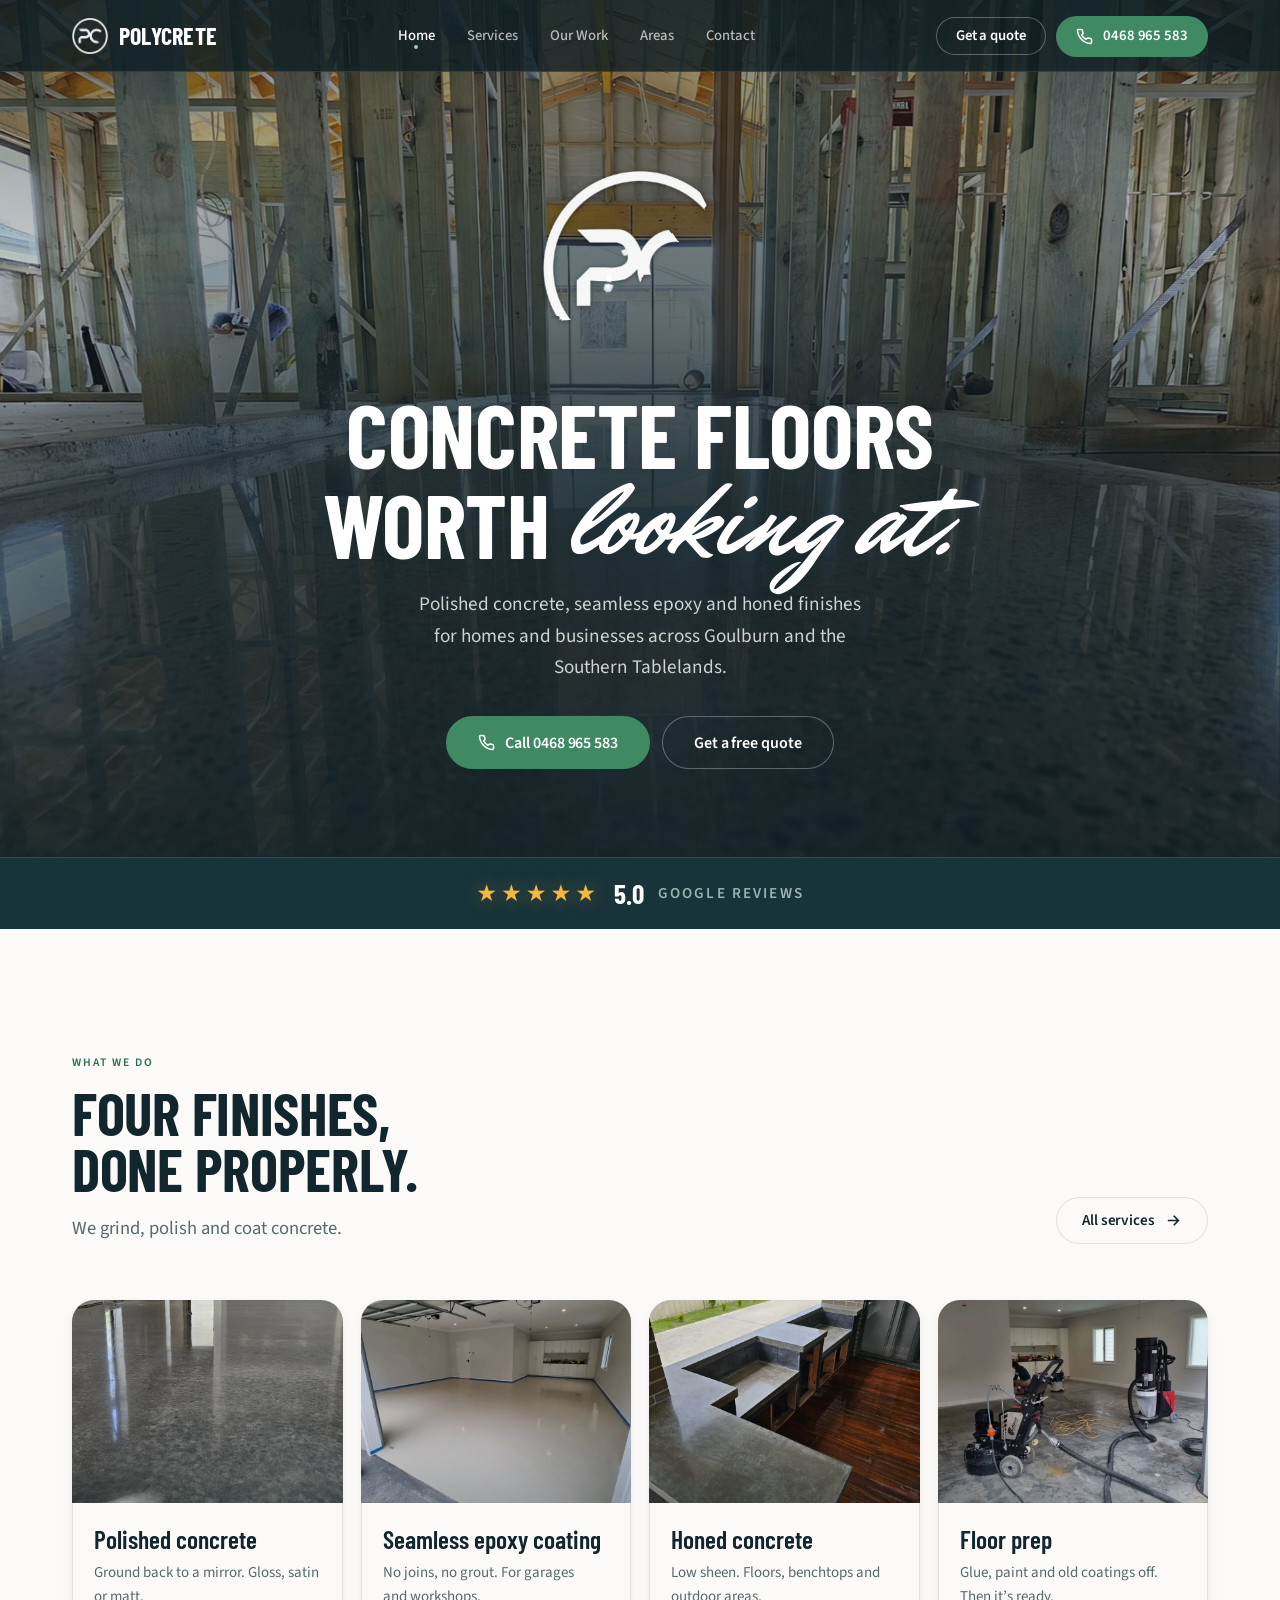
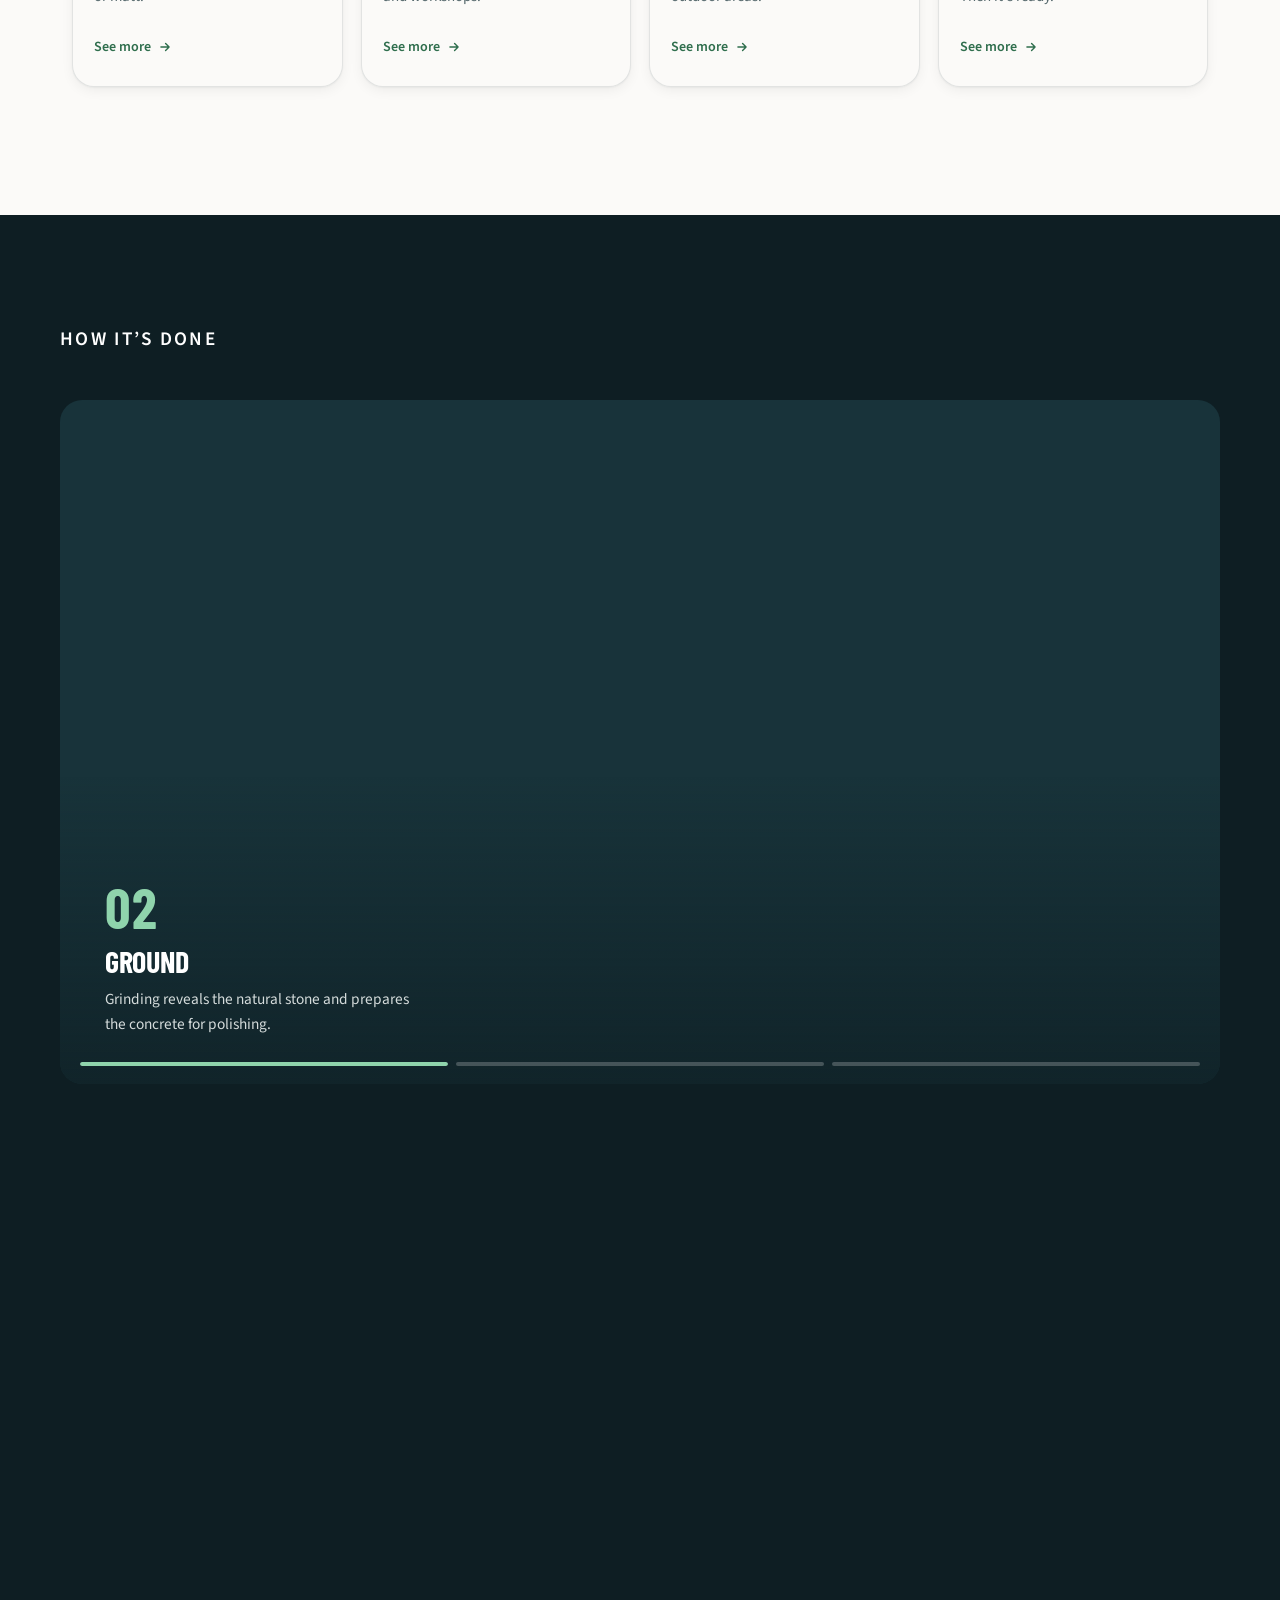
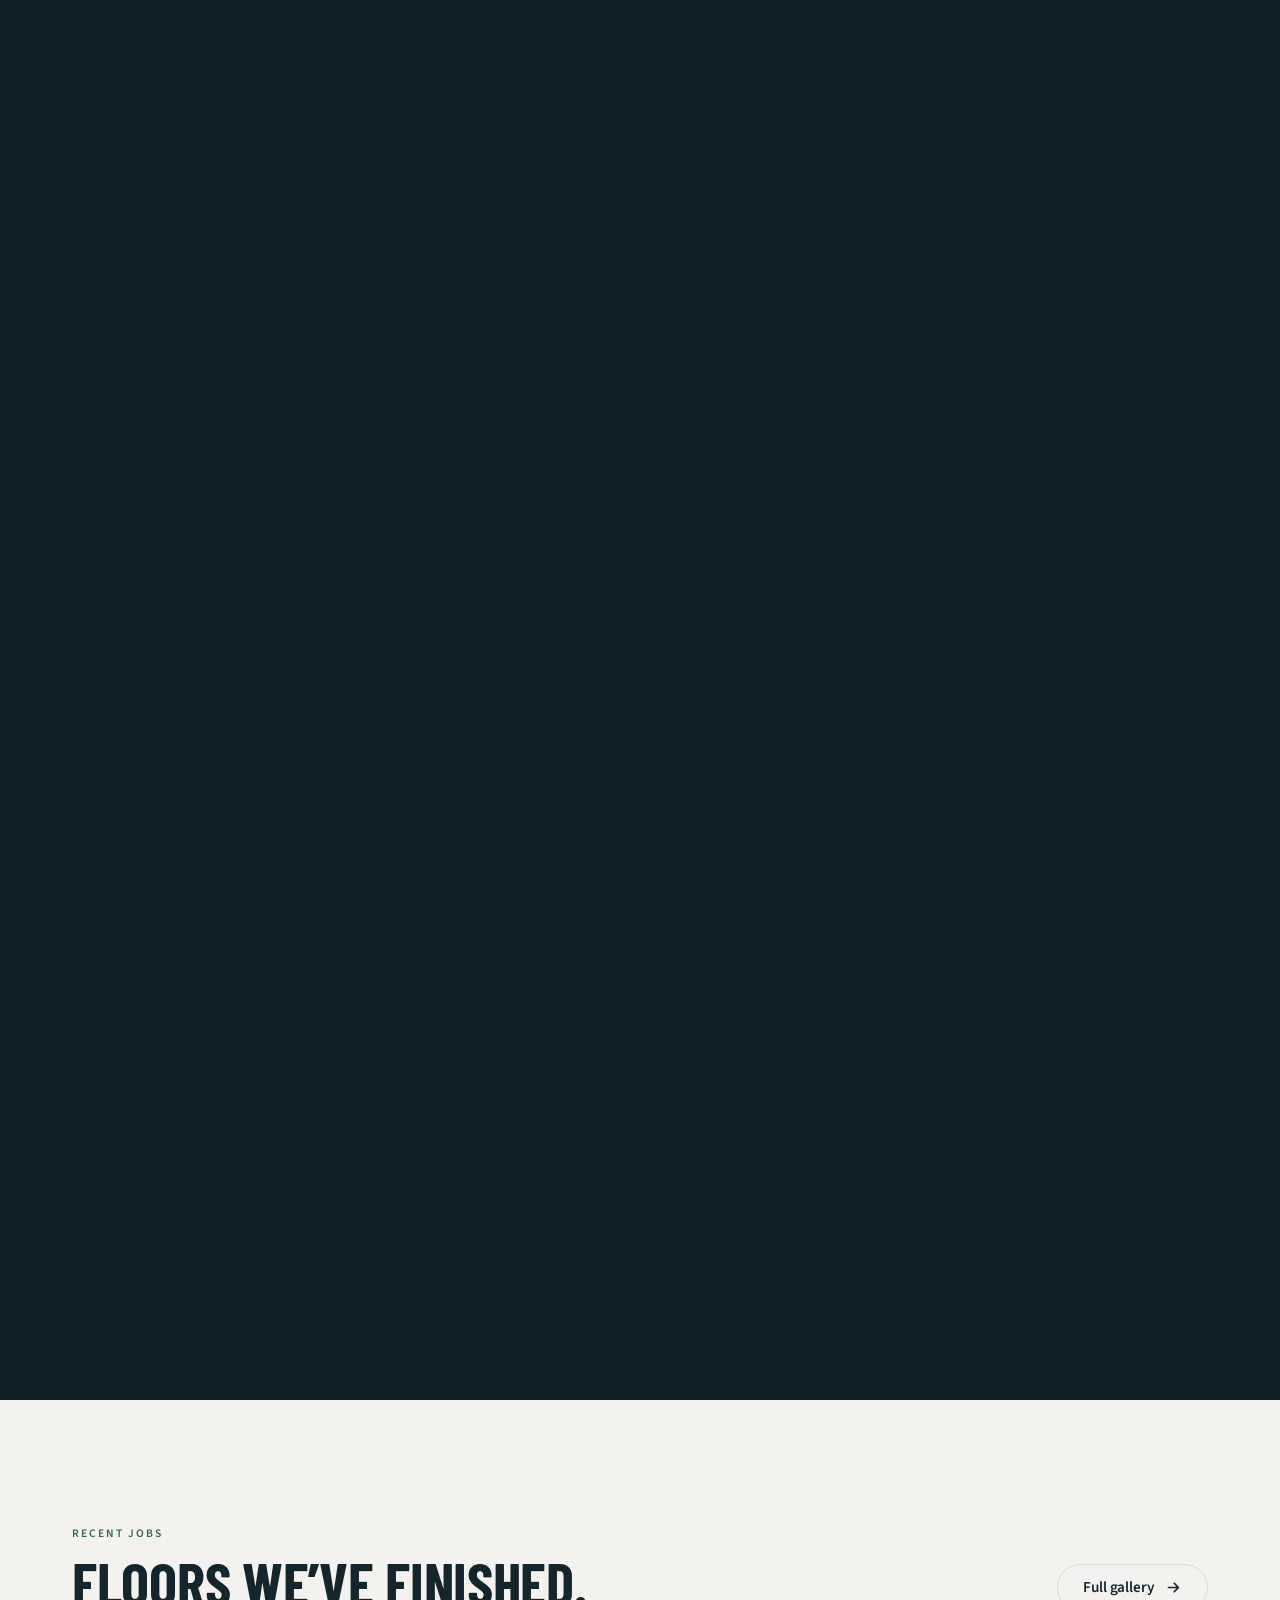
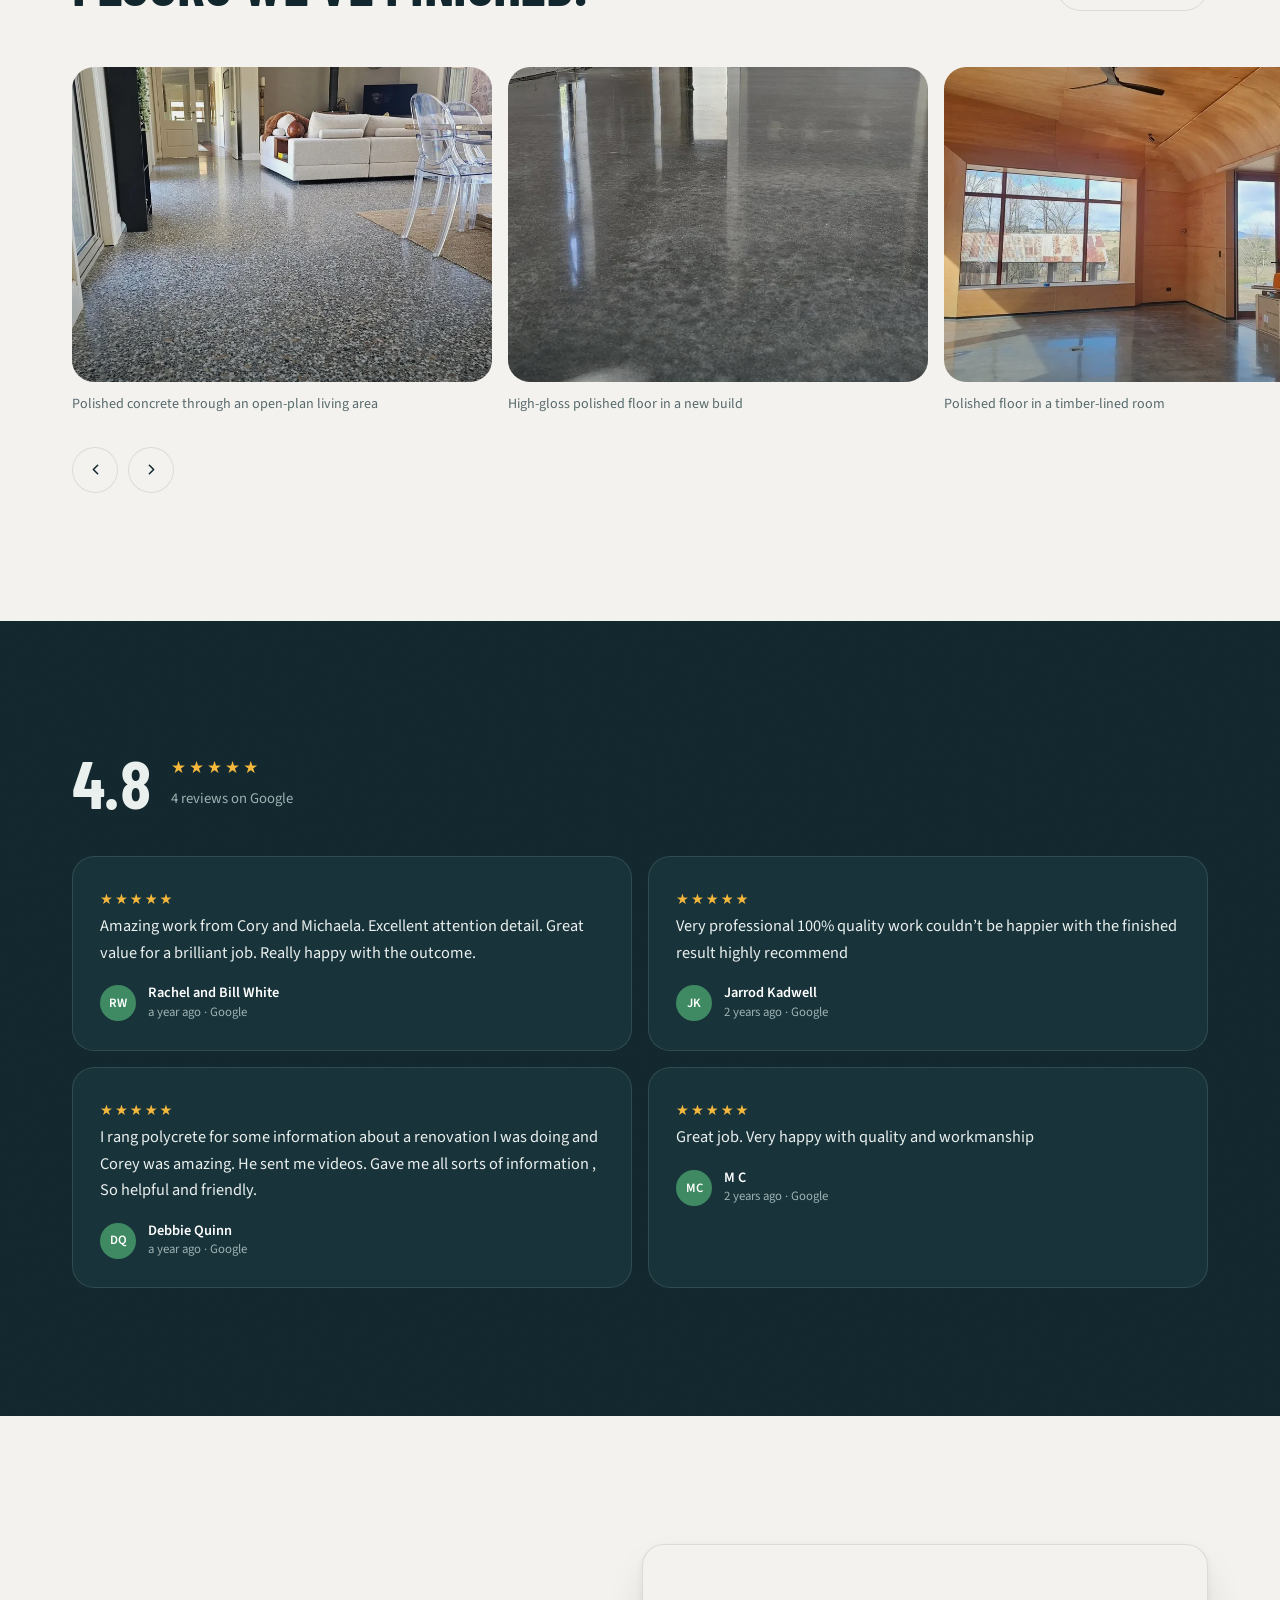
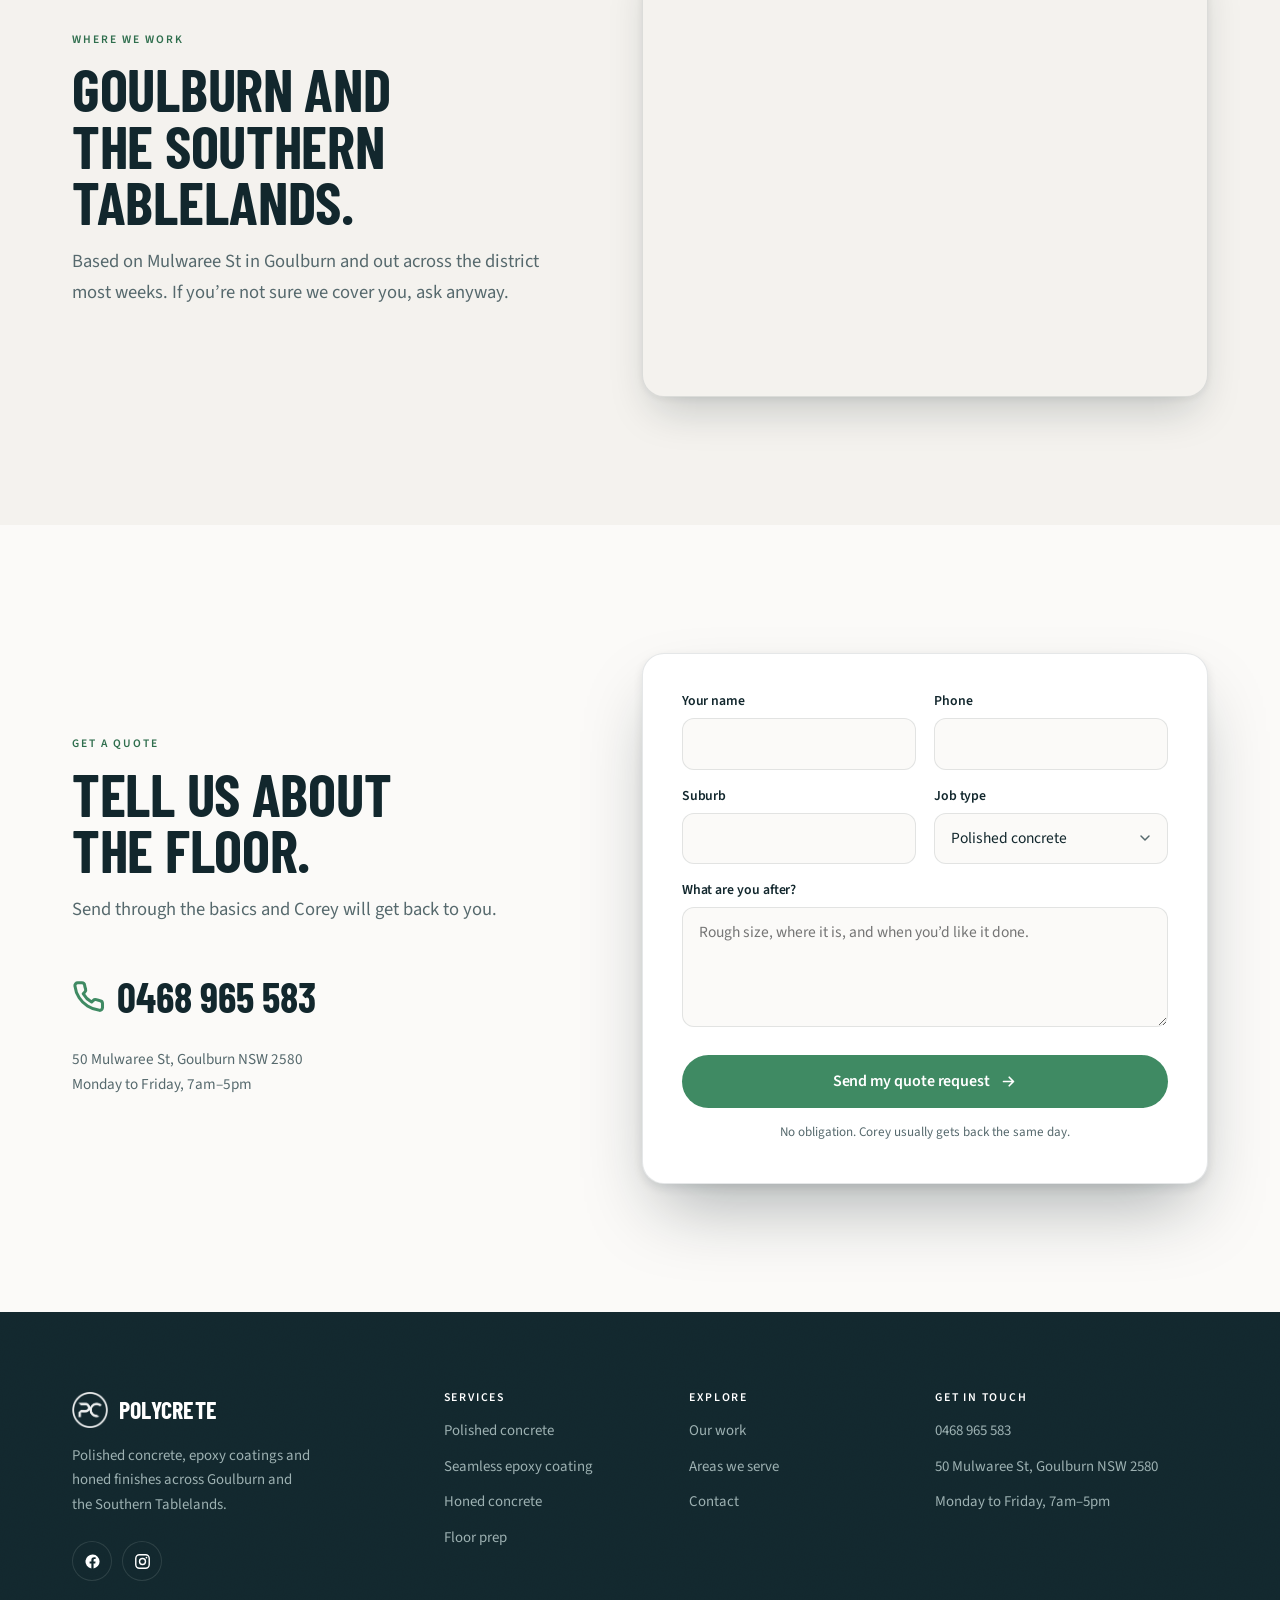
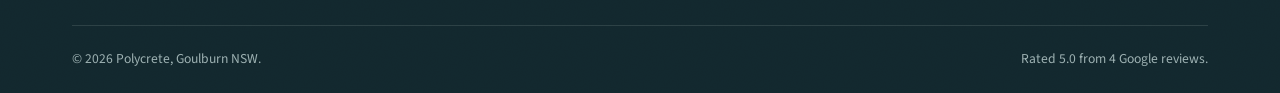
<file: index.html>
<!doctype html>
<html lang="en-AU" class="no-js">
<head>
<meta charset="utf-8">
<meta name="viewport" content="width=device-width, initial-scale=1, viewport-fit=cover">
<title>Polycrete | Polished Concrete &amp; Epoxy Floors, Goulburn NSW</title>
<meta name="description" content="Polished concrete, seamless epoxy coating, honed concrete and floor prep across Goulburn and the Southern Tablelands. Rated 5.0 on Google. Call 0468 965 583.">
<meta name="theme-color" content="#12272D">
<meta property="og:title" content="Polycrete | Polished Concrete &amp; Epoxy Floors, Goulburn NSW">
<meta property="og:description" content="Polished concrete, seamless epoxy coating, honed concrete and floor prep across Goulburn and the Southern Tablelands. Rated 5.0 on Google. Call 0468 965 583.">
<meta property="og:type" content="website">
<meta property="og:image" content="assets/img/hero-polished-build.webp">
<link rel="icon" href="assets/img/logo-dark.png">
<link rel="preload" href="assets/fonts/barlow-condensed-latin-700-normal.woff2" as="font" type="font/woff2" crossorigin>
<link rel="preload" href="assets/fonts/source-sans-3-latin-400-normal.woff2" as="font" type="font/woff2" crossorigin>
<link rel="preload" href="assets/fonts/mr-dafoe-latin-400-normal.woff2" as="font" type="font/woff2" crossorigin>
<link rel="stylesheet" href="assets/css/site.css?v=pass-lock-v18">
<script>document.documentElement.className='js'</script>
<script>addEventListener('pagereveal',function(e){var t=e.viewTransition;if(!t)return;var d=document.documentElement;d.classList.add('vt-wait');window.__vtDone=t.finished.then(function(){},function(){}).then(function(){d.classList.remove('vt-wait')})})</script>
<script type="application/ld+json">
{"@context":"https://schema.org","@type":"LocalBusiness","name":"Polycrete",
"description":"Polished concrete, seamless epoxy coating, honed concrete and floor prep in Goulburn and the Southern Tablelands.",
"telephone":"+61468965583",
"address":{"@type":"PostalAddress","streetAddress":"50 Mulwaree St","addressLocality":"Goulburn","addressRegion":"NSW","postalCode":"2580","addressCountry":"AU"},
"geo":{"@type":"GeoCoordinates","latitude":-34.7501657,"longitude":149.7295498},
"openingHoursSpecification":[{"@type":"OpeningHoursSpecification","dayOfWeek":["Monday","Tuesday","Wednesday","Thursday","Friday"],"opens":"07:00","closes":"17:00"}],
"aggregateRating":{"@type":"AggregateRating","ratingValue":"5.0","reviewCount":"4"},
"sameAs":["https://www.facebook.com/people/Polycrete/100090141532431/","https://www.instagram.com/polycrete_/"]}
</script>
</head>
<body>
<a class="skip" href="#main">Skip to content</a>
<header class="hdr">
  <div class="hdr-in">
    <a class="brand" href="index.html" aria-label="Polycrete home">
      <img src="assets/img/logo-light.png" alt="" width="36" height="36">
      <span>Polycrete</span>
    </a>
    <nav class="nav" aria-label="Main"><a href="index.html" class="on" aria-current="page">Home</a><a href="services.html">Services</a><a href="work.html">Our Work</a><a href="areas.html">Areas</a><a href="contact.html">Contact</a></nav>
    <div class="hdr-cta">
      <a class="btn btn-ghost" href="contact.html#quote" data-quote>Get a quote</a>
      <a class="btn btn-primary" href="tel:+61468965583"><svg viewBox="0 0 24 24" fill="none" stroke="currentColor" stroke-width="2.2" stroke-linecap="round" stroke-linejoin="round" aria-hidden="true"><path d="M22 16.9v3a2 2 0 0 1-2.2 2 19.8 19.8 0 0 1-8.6-3.1 19.5 19.5 0 0 1-6-6A19.8 19.8 0 0 1 2.1 4.2 2 2 0 0 1 4.1 2h3a2 2 0 0 1 2 1.7c.1 1 .4 1.9.7 2.8a2 2 0 0 1-.5 2.1L8.1 9.9a16 16 0 0 0 6 6l1.3-1.2a2 2 0 0 1 2.1-.5c.9.3 1.8.6 2.8.7a2 2 0 0 1 1.7 2z"/></svg><span>0468 965 583</span></a>
      <button class="burger" type="button" aria-label="Menu" aria-expanded="false"><i></i><i></i><i></i></button>
    </div>
  </div>
</header>
<div class="mnav"><a href="index.html">Home</a><a href="services.html">Services</a><a href="work.html">Our Work</a><a href="areas.html">Areas</a><a href="contact.html">Contact</a><a class="btn btn-primary" href="contact.html#quote" data-quote>Get a free quote</a></div>
<main id="main">
<section class="hero">
  <div class="hero-media"><img src="assets/img/hero-polished-build.webp" alt="A mirror-finish polished concrete floor running the length of a new build, reflecting the timber frame" width="1920" height="1080" fetchpriority="high"></div>
  <div class="hero-shade" aria-hidden="true"></div>
  <div class="grain" aria-hidden="true"></div>
  <div class="hero-in hero-anim">
    <div class="hero-logo" id="chiselLogo" role="img" aria-label="Polycrete">
  <svg viewBox="0 0 477 486" aria-hidden="true">
    <defs>
      <filter id="clCoarse" x="-20%" y="-20%" width="140%" height="140%">
        <feTurbulence type="fractalNoise" baseFrequency="0.035" numOctaves="3" seed="4" result="t"/>
        <feDisplacementMap in="SourceGraphic" in2="t" scale="7" xChannelSelector="R" yChannelSelector="G"/>
        <feGaussianBlur stdDeviation="1.1"/>
      </filter>
      <filter id="clShadow" x="-35%" y="-35%" width="170%" height="170%">
        <feDropShadow dx="0" dy="2" stdDeviation="7" flood-color="#06100f" flood-opacity="0.55"/>
      </filter>
      <g id="clSample" style="visibility:hidden"><g id="clLogo"><path d="M 222,35 c -23.2,1.8 -48.5,8.3 -68.6,17.7 c -4,1.8 -7.6,3.3 -8.2,3.3 c -0.6,0 -1.2,0.3 -1.4,0.7 c -0.1,0.5 -2.5,1.9 -5.3,3.3 c -4.8,2.5 -16.9,9.5 -19,11.1 c -0.5,0.5 -5.7,4.5 -11.5,9 c -14.1,11 -27.4,24.5 -41,41.6 c -10.5,13.1 -29.5,50.2 -31.5,61.3 c 0,0.3 -0.8,2.7 -1.7,5.5 c -2.2,6.3 -5.2,19.7 -7,30 c -1.4,8.6 -1.8,50.5 -0.6,58.5 c 3.2,19.9 5.6,29.7 11,45 c 3.5,9.9 10.1,24.5 14.9,33 c 2.1,3.9 7.3,12.4 8.1,13.5 c 0.5,0.5 3.2,4.4 6.1,8.5 c 7,9.9 8.5,11.7 20.2,23.6 c 11.3,11.4 22.7,21 33,27.8 c 3.9,2.5 7.5,5 8.2,5.5 c 1.3,1.2 23.1,12.2 28.3,14.4 c 8.3,3.5 11.9,4.8 18.5,6.7 c 3.9,1.1 9,2.7 11.5,3.5 c 2.5,0.7 6.3,1.7 8.5,2.1 c 2.2,0.4 4.5,0.8 5,1 c 9.2,2.6 41.3,4.4 58.5,3.2 c 26.6,-1.9 56.2,-10.2 80.1,-22.6 c 10.5,-5.5 19.1,-10.3 19.9,-11.2 c 0.3,-0.3 3.7,-2.6 7.5,-5.2 c 3.9,-2.6 9.3,-6.6 12,-9 c 6.6,-5.6 26.2,-25.3 30.2,-30.3 c 1.8,-2.2 4.3,-5.4 5.6,-7 c 7.5,-9.4 19.7,-30.7 25.6,-44.5 c 7.4,-17.3 14,-41.2 16.1,-58.5 c 1.8,-14.1 1.6,-41.6 -0.4,-55.5 c -5.9,-42.2 -23.9,-81.5 -51.8,-113.2 c -29.2,-33.3 -66.2,-55.9 -110.3,-67.3 c -19.6,-5.1 -47.9,-7.3 -70.5,-5.5 z m 34.7,2.1 c 2.9,-0.1 7.1,0.3 9.5,0.9 c 2.4,0.6 5.4,1.2 6.8,1.4 c 1.4,0.2 4.7,0.8 7.3,1.5 c 2.7,0.6 7,1.4 9.5,1.6 c 6,0.7 13,3 11.1,3.8 c -0.8,0.3 0,0.5 1.6,0.5 c 2.9,-0.1 15,3.6 20.8,6.3 c 2.6,1.2 2.7,1.4 1,2.1 c -1.2,0.6 -0.8,0.7 1.4,0.4 c 2.5,-0.4 3.9,0.1 6.2,2 c 1.7,1.4 3.5,2.3 4,2 c 0.5,-0.3 2.4,0.2 4.2,1.1 c 1.8,0.9 2.8,1.8 2.2,2 c -0.7,0.3 -2.3,-0.3 -3.7,-1.3 c -1.4,-0.9 -2.6,-1.2 -2.6,-0.7 c 0,1.5 5,3.4 7.1,2.8 c 1.1,-0.4 1.9,-0.3 1.9,0.2 c 0,0.4 1.3,1.4 2.8,2.1 c 1.6,0.7 3.4,2.3 4,3.7 c 0.6,1.4 1.6,2.5 2.2,2.5 c 0.7,0 0.4,-0.7 -0.4,-1.6 c -3.8,-3.7 -0.5,-2.4 5.6,2.3 c 6.9,5.3 9.3,6.8 10.1,6.5 c 0.5,-0.1 0.6,0.1 0.3,0.6 c -0.3,0.5 0.6,1.4 1.9,2 c 1.4,0.7 2.5,1.9 2.5,2.8 c 0,1 0.5,1.4 1.5,1 c 1.1,-0.4 1.4,0 1.2,1.7 c -0.2,1.2 -0.2,1.6 0,0.9 c 0.6,-1.7 1.3,-1.5 3.5,1 c 1,1.2 1.6,2.8 1.4,3.5 c -0.3,0.7 -0.1,1.5 0.4,1.8 c 0.6,0.4 1,-0.4 1,-1.6 c 0,-2.2 0.2,-2.1 3.5,1.1 c 1.9,1.9 3.7,4.2 4.1,5.2 c 0.3,1 1,1.5 1.6,1.2 c 0.7,-0.5 0.9,-0.1 0.5,0.9 c -0.4,1.1 -0.2,1.4 0.8,1 c 0.9,-0.3 1.8,0.2 2.1,1.2 c 0.4,0.9 2.9,3.9 5.5,6.5 c 2.7,2.7 4.9,5.6 4.9,6.3 c 0,0.8 0.7,1.8 1.6,2.1 c 0.9,0.3 1.4,1.3 1.1,2.1 c -0.4,0.9 -0.1,1.2 0.8,0.9 c 1.7,-0.7 7.9,8.2 7.1,10.3 c -0.4,1.1 -0.2,1.4 0.9,0.9 c 1.6,-0.6 3.9,2.6 2.7,3.8 c -0.4,0.4 0.1,1.2 1.1,1.7 c 0.9,0.6 1.7,1.7 1.7,2.5 c 0,0.8 0.4,1.3 0.9,1 c 1.3,-0.8 3.2,4.2 2.5,6.8 c -0.3,1.3 -0.1,2.7 0.4,3 c 0.6,0.4 0.8,-0.2 0.5,-1.4 c -1,-3.7 1.2,-1.9 3.4,2.8 c 1.3,2.7 2,5.8 1.7,7.2 c -0.3,1.9 -0.2,2 0.4,0.7 c 0.8,-1.9 0.6,-2.3 5.8,9.8 c 0.9,2.2 1.6,5 1.5,6.3 c 0,1.3 0.3,2.1 0.8,1.8 c 0.8,-0.6 2.6,4 2.3,5.7 c -0.1,0.4 0.3,1.7 0.9,2.9 c 1.5,2.8 4.9,17.2 5,21.1 c 0,2.7 0.2,2.9 0.9,1.2 c 0.6,-1.4 0.7,-0.7 0.3,2.1 c -0.3,2.4 -0.1,4.4 0.5,4.8 c 0.6,0.4 0.9,3.7 0.7,8.4 c -0.3,6 -0.2,6.7 0.4,3.2 c 0.8,-4.2 0.8,-4.1 0.9,2.8 c 0.1,4.7 -0.2,7.1 -0.8,6.7 c -0.5,-0.3 -1,0 -1,0.9 c 0,0.8 0.5,1.6 1.2,1.8 c 0.9,0.3 0.9,2.6 0,9.8 c -0.6,5.2 -0.9,9.6 -0.7,9.9 c 0.3,0.2 0.5,-0.5 0.5,-1.7 c 0,-1.2 0.5,-2.2 1.1,-2.2 c 0.8,0 0.9,1.4 0.5,4.3 c -0.4,2.4 -0.7,6.9 -0.7,10 c -0.1,3.1 -0.6,5.7 -1.1,5.7 c -0.6,0 -0.8,1.4 -0.3,3.7 c 0.6,3.3 0.5,3.5 -0.9,2.4 c -1.4,-1.2 -1.6,-1 -1.6,1.3 c 0,1.6 0.4,2.5 1,2.1 c 1.4,-0.9 1.3,-0.1 -2.1,13.1 c -1.7,6.5 -3.2,12.6 -3.4,13.5 c -0.7,3.4 -2.3,8.5 -3.9,12 c -0.8,2 -1.2,4 -0.8,4.4 c 0.4,0.5 0.1,0.5 -0.5,0.1 c -0.9,-0.5 -1.3,0.1 -1.3,1.8 c 0,2.7 -1.5,3.6 -2.3,1.3 c -0.2,-0.6 -0.2,-0.1 0,1.2 c 0.6,3.2 -1.7,8.7 -2.8,6.9 c -0.6,-0.8 -0.9,0.2 -0.9,2.7 c 0,3 -0.3,3.6 -1,2.5 c -0.9,-1.4 -1.5,-0.7 -1.1,1.4 c 0.4,1.8 -2.2,5.6 -3.8,5.7 c -1,0 -1.2,0.2 -0.4,0.6 c 0.9,0.3 0.7,1.6 -0.8,4.6 c -2.7,5.3 -2.8,5.4 -4,3.7 c -0.7,-1.1 -0.8,-0.8 -0.4,1 c 0.6,2.7 -2.5,7.6 -4,6.2 c -0.5,-0.4 -0.5,-0.2 -0.1,0.5 c 0.3,0.6 -0.5,2.3 -1.9,3.7 c -1.4,1.5 -2.3,3.1 -2,3.6 c 0.8,1.3 -0.1,1.3 -2.8,-0.1 c -2.1,-1 -2.1,-0.9 -0.3,0.5 c 1.7,1.3 1.7,1.8 0.5,3.3 c -0.8,1 -2.2,2.4 -3.1,3.1 c -1,0.7 -1.8,2 -1.8,2.8 c 0,0.8 -0.5,1.4 -1.1,1.4 c -0.6,0 -0.8,-0.7 -0.5,-1.7 c 0.4,-1 0.3,-1.4 -0.1,-0.9 c -0.4,0.4 -0.8,1.6 -0.8,2.6 c 0,2.3 -11.3,14.2 -12.7,13.4 c -0.6,-0.4 -0.8,-0.2 -0.4,0.4 c 0.7,1.2 -3.9,6.2 -10.4,11.2 c -2.5,1.9 -5.4,4.3 -6.5,5.3 c -1,0.9 -2.5,1.5 -3.2,1.3 c -0.7,-0.3 -1.2,-0.2 -1.2,0.2 c 0.3,1.9 -0.3,2.9 -3.1,4.5 c -1.7,1 -3.4,1.5 -4,1.2 c -0.6,-0.4 -0.7,0.1 -0.3,1.1 c 0.4,1.1 0.2,1.5 -0.4,1.1 c -0.6,-0.4 -2.2,0.2 -3.6,1.3 c -1.4,1.1 -3,2 -3.5,2 c -0.5,0 -1.2,0.6 -1.5,1.4 c -0.8,1.9 -11.3,6.9 -12.8,6 c -0.7,-0.4 -0.9,-0.3 -0.6,0.3 c 1,1.5 -0.6,2.5 -11.7,7.2 c -7.2,3.1 -10.7,4 -13,3.7 c -2.2,-0.4 -2.5,-0.3 -1.1,0.2 c 1.6,0.8 1.3,1.1 -2.5,2.5 c -9.8,3.6 -13.9,4.7 -15.7,4.1 c -1.5,-0.5 -1.6,-0.4 -0.3,0.6 c 1.2,0.9 0.7,1.1 -2.5,0.6 c -2.3,-0.3 -3.4,-0.2 -2.6,0.3 c 0.9,0.6 -0.3,1.1 -3.5,1.6 c -2.7,0.4 -6,1 -7.4,1.3 c -1.4,0.3 -5,0.5 -8,0.6 c -3,0.1 -5.8,0.5 -6.1,0.9 c -0.8,1 -31.8,1.4 -44.9,0.5 c -13,-0.9 -30,-4.3 -25.5,-5.1 c 1.9,-0.3 1.3,-0.4 -1.5,-0.3 c -2.5,0.1 -6.7,-0.6 -9.5,-1.6 c -2.7,-1 -5.9,-1.8 -7,-1.9 c -1.1,0 -3.8,-0.9 -6,-2 c -2.3,-1.1 -3,-1.7 -1.5,-1.3 c 1.9,0.4 2.1,0.3 1,-0.5 c -0.8,-0.6 -2.5,-0.8 -3.8,-0.4 c -1.3,0.3 -3,-0.1 -4,-1 c -0.9,-0.8 -3.2,-1.8 -5.1,-2.2 c -4.7,-1 -9.7,-4.1 -7.9,-4.9 c 0.7,-0.3 0.3,-0.4 -1,-0.2 c -2.4,0.5 -19.2,-8.8 -19.2,-10.5 c 0,-0.5 -0.6,-0.6 -1.2,-0.4 c -0.7,0.2 -2.2,-0.2 -3.3,-1.1 c -2,-1.5 -2,-1.6 -0.1,-2.9 c 1.7,-1.3 1.5,-1.4 -1.8,-0.8 c -2.4,0.4 -3.6,0.2 -3.6,-0.6 c 0,-0.7 -0.5,-0.9 -1,-0.6 c -0.6,0.3 -1.3,-0.1 -1.6,-0.9 c -0.3,-0.9 -1.2,-1.6 -1.9,-1.6 c -0.6,0 -2,-1 -3.1,-2.2 c -1.8,-2 -1.8,-2.1 -0.1,-1.5 c 1.1,0.4 1.6,0.3 1.2,-0.4 c -0.4,-0.6 -1.3,-0.8 -2.1,-0.5 c -1.5,0.6 -3.2,-0.7 -13.2,-9.9 c -11,-10 -16.7,-16.6 -16.7,-19.3 c 0,-1.4 -0.7,-2.7 -1.5,-3 c -1.3,-0.5 -1.3,-0.3 -0.1,1.2 c 0.8,0.9 1.1,1.9 0.7,2.3 c -0.3,0.3 -0.7,0.4 -0.9,0.2 c -0.2,-0.2 -1.8,-2.3 -3.6,-4.6 c -1.8,-2.4 -3,-4.7 -2.6,-5.3 c 0.4,-0.6 0.1,-0.9 -0.7,-0.8 c -0.7,0.2 -1.2,-0.3 -1,-1 c 0.1,-0.8 -0.2,-1.1 -0.7,-0.7 c -1.4,0.8 -3.4,-3.3 -2.8,-5.6 c 0.3,-1 0.1,-1.9 -0.4,-1.9 c -0.5,0 -0.9,0.5 -0.9,1.1 c 0,0.8 -0.5,0.8 -1.5,-0.1 c -0.8,-0.7 -1.5,-1.7 -1.5,-2.2 c 0,-0.5 -2,-4.1 -4.5,-8 c -2.6,-4 -4.4,-7.7 -4.1,-8.6 c 0.3,-1 0.1,-2.4 -0.5,-3.2 c -0.8,-1.2 -0.9,-1 -0.4,0.7 c 0.3,1.3 0.4,2.3 0.1,2.3 c -1,0 -5.4,-9.9 -6.1,-13.8 c -0.6,-3.6 -3.4,-9.7 -3.5,-7.7 c -0.1,2.5 -5.5,-11.6 -6.6,-17.5 c -0.2,-0.8 -1,-4 -1.8,-7 c -0.9,-3 -1.6,-6.4 -1.6,-7.5 c 0,-1.2 -0.4,-2.5 -1,-3.1 c -0.5,-0.5 -1.2,-4.3 -1.6,-8.4 c -0.3,-4.1 -1,-8.2 -1.5,-9.1 c -0.4,-0.9 -0.8,-2.4 -0.8,-3.5 c 0,-1 -0.3,-8.2 -0.7,-15.9 c -0.5,-11.3 -0.3,-15.3 1,-20.4 c 1.7,-6.6 2,-10.4 0.5,-6.1 c -0.6,1.9 -0.7,1.6 -0.3,-1.5 c 0.3,-2.2 0.7,-5.8 0.8,-8 c 0.5,-8.2 0.5,-8.1 1.7,-6.5 c 0.8,1.1 0.9,0.8 0.4,-1.5 c -0.3,-1.8 0.5,-7 2.1,-13 c 1.4,-5.5 2.8,-11 3.1,-12.3 c 0.3,-1.2 1.2,-2.2 1.9,-2.2 c 0.8,0 1.4,-0.8 1.4,-1.8 c 0,-1.5 -0.2,-1.5 -1.1,-0.2 c -0.8,1.2 -0.9,1.1 -0.5,-0.5 c 0.3,-1.1 0.8,-3.2 1.2,-4.7 c 0.3,-1.6 1,-2.6 1.4,-2.3 c 0.4,0.3 1.1,-1.2 1.5,-3.2 c 0.4,-2 1.3,-4.6 2.1,-5.7 c 0.8,-1.1 1.4,-3 1.4,-4.1 c 0,-1.2 0.9,-3.1 2,-4.3 c 1.1,-1.2 2,-2.4 2,-2.8 c 0,-0.4 1.4,-3.5 3.2,-7.1 c 2.2,-4.5 3.4,-6 4,-5.1 c 0.6,0.9 0.8,0.7 0.6,-0.7 c -0.3,-2.8 3.2,-9.2 4.2,-7.6 c 0.5,0.9 0.9,0.8 1.3,-0.4 c 0.4,-0.9 0.3,-1.3 -0.3,-1 c -2,1.2 -0.9,-0.8 3,-5.7 c 2.2,-2.8 4.1,-5.6 4.1,-6.2 c 0.1,-0.6 0.5,0.2 0.9,1.9 c 0.9,3 0.9,3 0.7,-0.6 c -0.1,-2.9 0.7,-4.5 4,-8.3 c 2.2,-2.5 4.5,-4.6 5.1,-4.6 c 0.5,0 1.2,-0.9 1.5,-2 c 0.3,-1.1 1.7,-2.4 3.1,-3 c 1.8,-0.7 2.4,-1.4 1.9,-2.6 c -0.4,-1.2 -0.3,-1.5 0.5,-1 c 0.7,0.4 1.2,0.2 1.2,-0.3 c 0,-1.8 6.4,-7.8 7.8,-7.3 c 0.7,0.2 1.1,-0.2 1,-0.9 c -0.2,-0.6 1.3,-2.3 3.2,-3.6 c 1.9,-1.4 3.4,-2.9 3.2,-3.4 c -0.1,-0.6 0.4,-0.9 1.1,-0.7 c 0.7,0.2 1.4,-0.2 1.5,-0.7 c 0.2,-0.6 1.3,-2 2.4,-3.2 c 1.5,-1.6 2.8,-2.1 4.7,-1.7 c 1.7,0.4 2.2,0.3 1.3,-0.4 c -1.1,-0.7 -1.1,-1.1 0,-2 c 0.7,-0.5 1.9,-1.2 2.7,-1.4 c 0.7,-0.2 2.5,-1.4 4,-2.6 c 1.4,-1.3 3.5,-2.8 4.6,-3.4 c 1.9,-0.9 1.9,-0.9 0.1,0.6 c -1.8,1.4 -1.8,1.5 0.2,1.3 c 1.1,0 1.9,-0.5 1.6,-0.9 c -0.6,-1 3.3,-4.8 5,-4.8 c 0.8,0 1.7,-0.7 2,-1.6 c 0.4,-1.1 1.3,-1.4 3,-1 c 2.8,0.7 5.6,-0.1 5.6,-1.6 c 0,-0.6 -0.6,-0.5 -1.5,0.2 c -0.8,0.6 -2,1 -2.7,0.8 c -1.5,-0.5 4.3,-3.8 6.7,-3.8 c 0.8,0 1.5,-0.4 1.5,-0.9 c 0,-1 3.8,-2.4 5.8,-2.2 c 0.6,0.1 1.2,-0.2 1.2,-0.8 c 0,-0.5 1.9,-1.2 4.1,-1.6 c 2.5,-0.4 3.7,-1 2.9,-1.5 c -0.7,-0.4 0.3,-1 2.6,-1.5 c 2.1,-0.3 5,-1.3 6.5,-2 c 1.4,-0.8 4.2,-1.2 6.2,-1 c 2.1,0.1 3.7,-0.1 3.7,-0.6 c 0,-0.5 -0.6,-0.9 -1.2,-1 c -0.7,0 -0.4,-0.4 0.7,-0.9 c 2.8,-1.2 3.2,-1.2 4.9,0.6 c 1.6,1.6 1.7,1.5 6,-2.3 c 0.7,-0.6 4.1,-1.5 7.4,-1.9 c 3.4,-0.3 5.9,-1 5.7,-1.5 c -0.3,-0.4 9.1,-0.6 20.9,-0.4 c 11.7,0.2 22.7,0 24.2,-0.5 c 2.5,-0.9 2.4,-0.9 -1,-0.4 c -2.2,0.3 -10.3,0.2 -18,-0.3 l -14.1,-0.8 l 8,-0.6 c 4.4,-0.4 12.3,-0.4 17.5,-0.2 c 5.2,0.2 11.8,0.4 14.7,0.4 z m -41.4,1.6 c -0.7,0.2 -1.9,0.2 -2.5,0 c -0.7,-0.3 -0.2,-0.5 1.2,-0.5 c 1.4,0 1.9,0.2 1.3,0.5 z m -25.7,4.8 c -2.3,1.7 -3.6,1.9 -3.6,0.6 c 0,-0.5 1,-1.2 2.3,-1.4 c 1.2,-0.2 2.4,-0.5 2.7,-0.5 c 0.3,-0.1 -0.4,0.5 -1.4,1.3 z m -145.3,288.5 c 0.3,1.1 0.1,1.8 -0.4,1.4 c -0.5,-0.3 -0.9,-1.2 -0.9,-2 c 0,-2 0.7,-1.7 1.3,0.6 z"/><path d="M 236,52 c 3.6,0.6 2.8,0.8 -4.5,0.8 c -8.7,0 -18.9,1.2 -26.9,3.1 c -2.2,0.6 -4.3,0.8 -4.7,0.5 c -0.4,-0.2 -1,0 -1.4,0.6 c -0.3,0.5 -2,0.7 -3.8,0.4 c -2.4,-0.4 -2.8,-0.3 -1.7,0.5 c 1.2,0.9 1,1.1 -1.2,1.3 c -1.6,0.1 -4,0.2 -5.5,0.4 c -1.6,0.1 -5.1,1.3 -8,2.8 c -2.8,1.4 -5.7,2.4 -6.5,2.1 c -0.8,-0.3 -2.7,0.6 -4.2,2 c -1.5,1.4 -3.5,2.5 -4.4,2.5 c -1,0 -3.4,0.9 -5.3,1.9 c -2,1.1 -4.7,1.8 -6,1.5 c -2.1,-0.4 -2.2,-0.3 -0.4,0.5 l 2,0.9 l -2,0.7 c -5.3,2.1 -10.4,4.6 -11,5.5 c -0.4,0.6 -1.6,0.8 -2.8,0.5 c -1.4,-0.4 -1.7,-0.3 -1,0.2 c 0.9,0.7 -0.1,1.9 -3.5,4.2 l -4.7,3.3 l 3.5,-3.8 l 3.5,-3.7 l -3.4,2.3 c -1.8,1.3 -3.6,3.1 -3.8,4.1 c -0.4,1.2 -1.4,1.6 -4.2,1.5 c -3.3,-0.2 -3.7,0 -3.6,2.4 c 0,2.7 -3.8,6.6 -5.5,5.5 c -0.6,-0.3 -0.7,0 -0.4,0.9 c 0.3,0.9 0.2,1.6 -0.3,1.6 c -0.5,0 -4,2.9 -7.7,6.4 c -4.5,4.3 -7.3,6.3 -8.4,5.9 c -1.5,-0.4 -1.5,-0.3 -0.2,0.6 c 1.4,1 0.7,1.6 -1.5,1.1 c -0.5,-0.1 -0.7,0.2 -0.3,0.5 c 1,1 -1.1,4.7 -2.3,4 c -0.5,-0.4 -0.9,0 -0.9,0.8 c 0,0.8 -1,2.2 -2.2,3.3 c -1.9,1.7 -2.1,1.7 -1.5,0.2 c 0.3,-1 0.2,-2 -0.3,-2.3 c -0.5,-0.3 -0.7,0.8 -0.5,2.3 c 0.3,2.3 -0.6,3.9 -4,7.7 c -2.5,2.6 -4.7,5.6 -5,6.6 c -0.4,1.1 -1.2,1.6 -2.2,1.2 c -1.2,-0.5 -1.4,-0.1 -0.9,1.5 c 0.5,1.4 0.1,2.5 -1.1,3.4 c -1,0.7 -1.9,2 -2.1,2.8 c -0.2,0.8 -0.9,2.2 -1.6,3 c -0.7,0.8 -1.7,2.7 -2.4,4.2 c -0.8,2 -1.6,2.6 -2.9,2.2 c -1.4,-0.5 -1.5,-0.4 -0.4,0.4 c 1.2,0.8 1.2,1.5 0.1,4.1 c -0.7,1.7 -1.6,3.1 -2.1,3.1 c -0.5,0 -0.9,0.5 -0.9,1.1 c 0,0.7 -1.5,4.4 -3.4,8.3 c -1.9,3.9 -3.7,8.6 -4.1,10.4 c -0.4,1.9 -1.1,3 -1.8,2.5 c -0.6,-0.4 -0.8,0 -0.4,1 c 0.4,1.1 0.1,1.7 -0.8,1.7 c -1,0 -1.5,1 -1.5,2.7 c 0,2.3 0.2,2.5 1.1,1.3 c 0.9,-1.2 1,-1.2 0.5,0.3 c -0.3,1 -0.6,2.2 -0.6,2.5 c -0.1,0.4 -0.8,-0.4 -1.6,-1.8 c -1,-1.7 -1.3,-1.8 -0.9,-0.5 c 1.6,4.6 1.6,5.5 0.1,7.1 c -0.9,0.9 -1.4,2.4 -1.1,3.4 c 0.3,0.9 -0.2,4.4 -1,7.6 c -1.8,6.6 -2.1,8.5 -3.1,19.9 c -0.4,4.5 -1.3,8.5 -2,9.3 c -0.8,0.7 -1.3,2.3 -1.3,3.5 c 0.2,2.2 0.2,2.2 0.6,-0.1 c 0.2,-1.2 0.8,-2.2 1.2,-2.2 c 0.4,0 0.7,7.2 0.7,15.9 c -0.1,8.8 0.3,15.4 0.7,14.8 c 0.5,-0.7 0.6,0.5 0.2,2.6 c -0.3,2.1 -0.2,5.2 0.4,7 c 2.4,7.6 4,15.1 3.5,15.9 c -0.3,0.5 0,1.5 0.6,2.3 c 0.7,0.8 1.2,3 1.2,5 c 0,1.9 0.3,3.3 0.8,3 c 0.4,-0.2 1.3,1.7 1.9,4.3 c 0.7,2.6 1.8,6 2.6,7.7 c 0.7,1.6 2.5,6 3.9,9.7 c 1.5,3.7 3.6,8.4 4.7,10.3 c 1.8,3 1.9,3.8 0.8,5.3 c -1.3,1.5 -1.2,1.6 0.3,0.4 c 1.5,-1.2 1.9,-0.9 3.3,2.3 c 0.8,2.1 1.5,4.2 1.5,4.7 c 0,0.5 0.5,0.6 1,0.3 c 1,-0.6 1.3,0.7 1.2,5.5 l -0.1,2.5 l 0.8,-2.5 l 0.7,-2.5 l 1.2,2.2 c 0.7,1.2 0.9,2.3 0.4,2.6 c -0.4,0.2 -0.2,0.2 0.5,0.1 c 1.7,-0.4 5.4,6 4.7,8.2 c -0.4,1.3 -0.3,1.5 0.3,0.6 c 0.7,-0.9 1.6,-0.3 3.6,2.5 c 1.5,2.1 2.7,3.3 2.7,2.8 c 0,-0.6 0.9,0.5 2,2.3 c 1.1,1.8 1.8,3.6 1.6,4 c -0.7,1.1 2.3,4.6 3.1,3.7 c 0.5,-0.4 0.2,-1 -0.4,-1.2 c -0.7,-0.3 -1.3,-0.9 -1.3,-1.5 c 0,-0.6 2.8,1.8 6.3,5.5 c 3.4,3.6 8.2,8.2 10.5,10.1 c 2.4,2 4,3.6 3.5,3.6 c -0.4,0 0,0.5 1.1,1.1 c 1.5,0.9 1.6,1.3 0.5,2.1 c -1.1,0.8 -1,0.8 0.4,0.4 c 2.1,-0.7 6.7,2 6.3,3.7 c -0.1,0.7 -0.1,0.9 0.1,0.4 c 0.3,-0.4 0.9,-0.7 1.4,-0.7 c 0.6,0 0.8,0.4 0.5,0.8 c -0.3,0.5 0.7,1.5 2.2,2.3 c 1.5,0.8 4.7,2.8 7.2,4.5 c 2.5,1.7 5.4,3.4 6.5,3.9 l 2,0.7 l -2,0.9 c -1.7,0.8 -1.6,0.9 0.6,0.4 c 1.5,-0.2 3.4,0.2 4.5,1 c 1.9,1.5 1.9,1.5 -0.1,0.8 c -1.1,-0.3 -1.7,-0.3 -1.3,0.2 c 0.4,0.4 1.5,0.8 2.5,0.9 c 1,0 4.3,1.3 7.3,2.8 c 9.5,4.6 16.8,7.8 17.9,7.8 c 0.5,0 1.7,0.8 2.7,1.7 c 1.3,1.3 1.8,1.5 2.2,0.5 c 0.2,-0.8 0.8,-1 1.5,-0.4 c 0.7,0.5 4.6,1.9 8.7,3.2 c 4.1,1.2 8.4,2.6 9.6,3 c 1.1,0.5 5.1,1.1 8.7,1.5 c 3.7,0.4 7,1.1 7.3,1.6 c 0.3,0.5 3.5,0.9 7.2,0.9 c 3.7,0 6.2,0.4 5.5,0.8 c -0.6,0.4 6.9,0.7 16.7,0.7 c 9.8,0 17.3,-0.3 16.7,-0.7 c -0.7,-0.4 0.5,-0.8 2.7,-0.8 c 5.4,0 34,-5.1 34.4,-6.1 c 0.2,-0.5 1.5,-0.6 2.9,-0.3 c 1.8,0.5 2.4,0.3 1.9,-0.5 c -0.9,-1.4 1.8,-1.5 4.7,0 c 1.9,0.9 2,0.8 0.5,-0.3 c -1.4,-1.2 -0.7,-1.7 6,-4.2 c 4.2,-1.5 8.5,-2.8 9.4,-2.9 c 0.9,-0.1 1.5,-0.3 1.3,-0.5 c -0.3,-0.4 13.3,-7.9 24.7,-13.5 c 2.6,-1.3 4.4,-2.7 4,-3.1 c -0.4,-0.5 0,-0.7 0.8,-0.6 c 3.3,0.5 4.9,0 4.4,-1.4 c -0.3,-0.9 0.4,-2 1.8,-2.7 c 1.3,-0.7 2.8,-1.7 3.3,-2.4 c 2.6,-2.9 10.5,-8.5 11.7,-8.2 c 0.7,0.2 1,0.2 0.6,0 c -1.8,-1 -0.6,-2.4 1.5,-1.8 c 1.7,0.5 1.9,0.4 0.7,-0.4 c -1.3,-1 -0.8,-1.5 1.2,-1.2 c 0.5,0 0.7,-0.2 0.6,-0.7 c -0.3,-1.3 1.4,-4.2 2.6,-4.3 c 0.6,0 2.9,-2.2 5.1,-4.9 c 4,-4.9 6.2,-6.4 5.1,-3.4 c -0.3,0.9 -0.2,1.2 0.5,0.9 c 0.5,-0.4 0.7,-1.5 0.4,-2.5 c -0.4,-1.2 0.4,-2.6 2.5,-4.3 c 1.6,-1.4 3,-3 3,-3.6 c 0,-0.6 0.8,-0.7 1.7,-0.4 c 1.3,0.5 1.5,0.2 1,-1.1 c -0.4,-1 -0.1,-2.3 0.6,-3.1 c 0.6,-0.7 1.7,-2.1 2.4,-3.1 c 0.7,-1.1 2.7,-4.2 4.6,-6.9 c 1.8,-2.8 3.7,-5.9 4.1,-7 c 0.6,-1.6 0.9,-1.7 1.7,-0.5 c 0.8,1.1 0.9,1 0.4,-0.8 c -0.5,-1.6 -0.2,-2.2 1,-2.2 c 1.2,0 1.5,-0.5 1,-2.2 c -0.6,-1.6 -0.4,-2 0.8,-1.5 c 1.1,0.4 1.4,0.2 1,-0.9 c -0.3,-0.8 0.1,-2.4 0.9,-3.7 c 2.1,-3.1 8.8,-19 8.8,-20.7 c 0,-1.3 0.2,-1.3 1.1,0 c 0.9,1.3 1,1.3 0.6,-0.2 c -0.3,-0.9 -0.1,-3.4 0.5,-5.5 l 1.1,-3.8 l 1.4,3 c 1.3,2.9 1.2,1.5 -0.4,-3.7 c -0.4,-1.4 -0.2,-1.9 0.4,-1.5 c 0.7,0.5 1.3,-1 1.6,-4.1 c 0.5,-6 2.9,-15.2 3.9,-15.2 c 0.5,0 0.8,-3.3 0.8,-7.4 c 0,-5.6 0.4,-7.5 1.5,-8 c 1,-0.4 1.5,-1.8 1.3,-4.8 l -0.1,-4.3 l -0.7,4.5 c -0.6,4.1 -0.7,3.9 -0.7,-2.5 c -0.1,-3.9 0.2,-11.4 0.6,-16.8 c 0.3,-5.4 0.3,-10.6 0,-11.6 c -0.4,-0.9 -1,-4.6 -1.3,-8.2 c -0.3,-3.5 -0.8,-8 -1.1,-9.9 l -0.5,-3.5 l 1.3,3.3 c 1.2,3.2 2.7,3.4 2.7,0.5 c 0,-0.8 -0.5,-1.1 -1.2,-0.7 c -0.8,0.5 -0.9,0 -0.6,-1.4 c 0.4,-1.2 0.2,-2 -0.2,-1.7 c -1.3,0.8 -3.3,-3.4 -2.7,-5.6 c 0.3,-1 0.2,-1.9 -0.3,-1.9 c -0.9,0 -2,-5.8 -2.1,-10.5 c 0,-2.6 -0.1,-2.7 -0.9,-1 c -0.8,1.9 -0.9,1.8 -1.1,-0.5 c -0.1,-1.4 -0.3,-3.4 -0.4,-4.5 c -0.1,-1.1 -0.3,-3.4 -0.4,-5 c -0.2,-2.6 -0.3,-2.8 -1.1,-1 c -0.8,1.8 -0.9,1.8 -0.9,0.2 c -0.1,-2 -6.9,-18.6 -8.3,-20.2 c -0.4,-0.5 -0.8,-2 -0.8,-3.5 c 0,-1.8 -0.3,-2.1 -0.9,-1.1 c -0.6,1 -1.2,0.3 -2.1,-2.5 c -0.7,-2.2 -2.3,-5.3 -3.6,-6.9 c -1.5,-2 -2.2,-3.9 -1.8,-5.5 c 0.3,-1.9 0.2,-2.1 -0.4,-0.7 c -0.7,1.7 -0.9,1.6 -2.2,-1 c -1.6,-3.1 -5.7,-9 -7.9,-11.3 c -0.8,-0.8 -2,-2.9 -2.7,-4.6 c -0.8,-1.8 -2.3,-3.9 -3.5,-4.8 c -1.2,-0.8 -1.8,-1.9 -1.5,-2.5 c 0.5,-0.7 0.1,-0.8 -1.1,-0.4 c -1,0.3 -1.5,0.3 -1.1,-0.2 c 0.4,-0.4 -0.4,-1.6 -1.7,-2.7 c -1.4,-1.1 -2.2,-2.5 -1.8,-3.1 c 0.4,-0.7 0,-0.8 -1.1,-0.4 c -1.4,0.6 -1.7,0.3 -1.2,-1 c 0.4,-1 0.4,-1.5 0.1,-1.1 c -0.9,0.9 -5.5,-3.2 -5.5,-4.9 c 0,-0.7 -0.7,-1.3 -1.5,-1.3 c -2,0 -7.7,-5.8 -6.9,-7.1 c 0.3,-0.6 -0.1,-0.9 -0.9,-0.7 c -0.8,0.2 -3.3,-1.1 -5.6,-2.7 c -2.9,-2.2 -3.9,-3.5 -3.6,-5 c 0.3,-1.1 0.2,-1.4 -0.1,-0.8 c -0.7,1.5 -3.4,1.8 -3.4,0.4 c 0,-0.5 0.6,-1.2 1.3,-1.5 c 0.6,-0.3 0.2,-0.3 -1.1,0 c -1.5,0.4 -3,-0.1 -4.3,-1.2 c -1,-0.9 -2.9,-2.2 -4.2,-2.9 c -1.2,-0.6 -2.1,-1.7 -2,-2.3 c 0.3,-1.1 -0.9,-1.6 -3.3,-1.3 c -0.6,0.1 -1.7,-0.6 -2.4,-1.4 c -0.7,-0.8 -1.9,-1.5 -2.6,-1.5 c -0.8,0 -1.4,-0.8 -1.4,-1.8 c 0,-1.4 -0.2,-1.5 -1,-0.2 c -0.7,1 -1.2,1.2 -1.7,0.4 c -0.5,-0.6 -1.5,-1.4 -2.3,-1.8 c -0.8,-0.3 -0.5,-0.4 0.8,-0.2 c 1.2,0.2 2.2,-0.1 2.2,-0.6 c 0,-0.6 -1.2,-0.8 -2.8,-0.5 c -1.9,0.4 -3.9,-0.1 -5.9,-1.2 c -1.6,-1.1 -5.8,-2.9 -9.2,-4.1 c -4.4,-1.6 -5.8,-2.6 -4.9,-3.2 c 0.9,-0.6 0.6,-0.7 -0.9,-0.3 c -1.2,0.3 -3,0.2 -4,-0.3 c -2.5,-1.3 -8,-2.9 -12.5,-3.8 c -4.2,-0.7 -5,-2 -1.5,-2.7 c 1.9,-0.4 1.9,-0.4 -0.5,-0.6 c -1.5,0 -3,0.4 -3.3,0.9 c -0.4,0.7 -1.1,0.8 -1.8,0.1 c -1.7,-1.3 -28.3,-5.3 -30.9,-4.6 c -1.8,0.5 -2,0.4 -0.8,-0.4 c 1.1,-0.9 0.4,-1 -3,-0.6 c -3.6,0.4 -4,0.3 -2,-0.5 c 2.2,-0.8 2.1,-0.9 -1,-0.5 c -1.9,0.3 -4.5,0.7 -5.7,0.9 c -1.3,0.3 -2.5,0.1 -2.8,-0.5 c -0.4,-0.5 -2.5,-0.8 -4.8,-0.7 l -4.2,0.1 l 4.5,0.7 z m 33,5.5 c 9.3,1.4 30.6,6.5 36.5,8.7 c 7.5,2.8 22.2,9.3 24.5,10.9 c 1.4,0.9 4.9,2.8 7.8,4.3 c 4.4,2.3 21.6,13.7 23.2,15.5 c 0.3,0.3 3.2,2.8 6.5,5.6 c 11.2,9.4 22.3,21.3 30,32.1 c 3,4.4 5.8,8.3 6.3,8.9 c 6.6,8.8 17,30.7 22.2,47 c 7.4,23.4 9,35.3 8.5,63.5 c -0.3,23.8 -1.4,31.5 -6.8,50 c -10.9,37 -31.4,68.8 -60.2,93.5 c -3.2,2.7 -6.3,5.5 -6.9,6 c -3.5,3.3 -23.5,15.6 -33.4,20.6 c -22.8,11.4 -45.5,17.5 -73.8,19.9 c -39.7,3.4 -85.3,-8.6 -120.1,-31.5 c -14.5,-9.6 -36.9,-30.1 -44.4,-40.6 c -1.3,-1.8 -3.2,-4.2 -4.2,-5.4 c -5,-5.6 -18,-27.6 -22.1,-37.5 c -11.7,-27.7 -16.6,-51.4 -16.5,-79.5 c 0,-17.8 1.5,-30.6 5.8,-47.1 c 9.6,-37.8 28.9,-70 58.2,-96.9 c 3,-2.8 6.8,-6 8.4,-7.2 c 1.7,-1.2 5.3,-4 8,-6.1 c 11.8,-8.9 26.4,-16.8 43.9,-23.7 c 18,-7 34.1,-10.6 58.1,-12.9 c 6.9,-0.7 30.6,0.4 40.5,1.9 z m -144.7,33.7 c -1.3,1.2 -2.6,1.9 -2.9,1.5 c -0.4,-0.4 0.1,-1.4 1.2,-2.2 c 2.9,-2.2 4.1,-1.8 1.7,0.7 z"/><path d="M 100,164.5 c 0,0.2 6.2,6.5 13.8,14.1 l 13.7,13.9 l 32.5,0.5 l 32.5,0.5 l 5.3,2.9 c 4.6,2.6 7.1,4.9 12.2,11.3 c 1.5,1.8 4,12.2 4,16.3 c 0,9.1 -4.1,16.1 -11.7,20.2 c -8.3,4.5 -14.3,5.1 -45.3,4.9 l -28.5,-0.1 l -14.8,14.9 l -14.7,14.9 l 0.2,28.1 l 0.3,28.2 l 14.8,0.2 c 9.2,0.1 14.7,-0.2 14.7,-0.8 c 0,-0.6 0,-13.4 0,-28.6 l -0.1,-27.7 l 6.3,0.4 c 27.8,1.6 55.2,0.8 66.1,-2.1 c 5.5,-1.4 13.6,-5 14.7,-6.4 c 0.3,-0.4 2.5,-2.1 5,-3.9 c 2.5,-1.8 6.5,-5.6 9,-8.6 c 2.4,-3 4.7,-5.3 5.1,-5.1 c 0.3,0.3 0.7,3.3 0.8,6.9 c 0.3,10 4.7,24.8 9.6,32.1 c 1.4,2 2.5,3.8 2.5,4.1 c 0,3.2 16.2,19.3 26,25.8 c 21.5,14.4 44.6,18 70,11 c 8.7,-2.5 13.3,-4.4 10.2,-4.4 c -0.7,0 -3.7,-1.8 -6.7,-4 c -3,-2.2 -5.8,-4 -6.2,-4 c -0.5,0 -1.9,-1 -3.3,-2.3 c -1.4,-1.2 -5.6,-4.2 -9.4,-6.7 c -6.2,-3.9 -7.8,-4.5 -14.5,-5.1 c -22.4,-2 -40.2,-16.7 -48.9,-40.4 c -2.1,-5.8 -2.6,-8.8 -2.6,-17.5 c -0.1,-14.5 3.1,-23 13.2,-35.8 c 3.4,-4.3 14.6,-13.2 16.6,-13.2 c 0.5,0 1.7,-0.6 2.5,-1.3 c 3.7,-3.1 10.9,-4.9 21.6,-5.4 c 14,-0.7 19.2,0.4 32.5,6.9 c 10.8,5.3 12.9,5.7 18.7,3.3 c 3.1,-1.3 14.3,-11.7 14.3,-13.3 c 0,-2.6 -18,-15.2 -26,-18.1 c -13.1,-4.9 -11.7,-4.5 -22.5,-6.2 c -8.4,-1.4 -25.3,-0.6 -34.5,1.6 c -6.9,1.7 -17.7,6.1 -19.8,8.2 c -0.7,0.7 -1.8,1.3 -2.4,1.3 c -1.6,0 -15,11.4 -19.6,16.8 c -5,5.7 -10.4,13.9 -12.2,18.3 c -1.3,3.1 -3,3 -3,-0.1 c 0,-1.1 -2.5,-6.9 -5.6,-12.9 c -8.1,-15.9 -18.7,-26.6 -31.7,-31.9 c -3.7,-1.5 -9.8,-1.7 -54.4,-1.8 c -27.7,-0.1 -50.3,-0.1 -50.3,0.1 z m 34.5,2.6 c -1.6,0.8 -1.5,0.8 0.5,0.2 c 1.4,-0.4 16.2,-0.7 33,-0.8 l 30.5,0 l 5,2.5 c 2.8,1.3 5.5,2.5 6,2.5 c 0.6,0 0.9,0.9 0.8,2 c -0.1,1.1 0,1.4 0.3,0.7 c 0.8,-1.7 2.5,-1.5 4.9,0.8 c 1.1,1 3.7,3.5 5.8,5.5 c 2.1,1.9 3.6,3.5 3.2,3.5 c -0.3,0 0.6,1.2 2,2.7 c 1.4,1.5 2.5,3.3 2.5,4 c 0,0.7 0.3,1.3 0.8,1.3 c 1.1,0 4.3,6.1 3.6,7.1 c -0.3,0.5 0,0.9 0.6,0.9 c 0.7,0 0.9,0.9 0.5,2.2 c -0.5,1.8 -0.4,1.9 0.4,0.8 c 0.8,-1.2 1.2,-0.9 2,1.5 c 0.6,1.7 1.7,4.2 2.5,5.8 c 0.9,1.5 1.3,3.5 1,4.5 c -0.5,1.4 -0.4,1.5 0.5,0.2 c 0.6,-0.9 1.1,-1 1.1,-0.3 c 0,1 1.7,1.1 6,0.4 c 0.3,-0.1 -0.1,-0.5 -0.9,-1 c -1.1,-0.7 -1,-1.3 0.5,-3.5 c 1.1,-1.4 2.5,-2.6 3.2,-2.6 c 1.7,0 4.6,-2.9 3.8,-3.7 c -0.3,-0.4 -1.3,0.2 -2,1.3 c -0.8,1 -1.7,1.6 -2,1.3 c -0.3,-0.3 0.8,-2.5 2.6,-4.8 c 2.3,-3.1 3.3,-3.9 3.9,-2.9 c 0.6,0.9 0.9,0.5 0.9,-1.3 c 0,-1.5 1.2,-3.7 3,-5.4 c 2.6,-2.5 3.3,-2.7 4.1,-1.5 c 0.9,1.2 1,1 0.6,-0.7 c -0.5,-2.2 2.4,-5.9 3.6,-4.6 c 0.4,0.3 0.7,-0.1 0.7,-1 c 0,-0.9 0.5,-1.9 1.2,-2.3 c 0.7,-0.5 0.8,-0.3 0.2,0.7 c -0.4,0.8 0.9,-0.3 3,-2.4 c 2.2,-2 4.5,-3.7 5.3,-3.7 c 0.8,0 3,-1.2 4.9,-2.6 c 1.9,-1.5 3.4,-2.3 3.4,-1.9 c 0,0.4 0.6,0.2 1.4,-0.4 c 1.5,-1.3 8.8,-3 16.4,-3.8 c 2.9,-0.3 5.5,-0.9 5.8,-1.4 c 0.3,-0.5 4.7,-0.8 9.7,-0.7 l 9.2,0.2 l -9,0.6 l -9,0.7 l 12.5,0.1 c 8.1,0 14.8,0.6 19,1.7 c 7.8,2 13.1,4.5 12.3,5.9 c -0.4,0.5 0.1,0.7 1,0.3 c 2,-0.8 9.7,3.2 9.7,5 c 0,0.7 0.3,1.2 0.8,1.2 c 2,-0.3 3.2,0.2 2.6,1.3 c -0.4,0.6 -0.3,0.8 0.3,0.5 c 1.4,-0.9 7.3,4.3 7.3,6.3 c 0,1.3 -0.1,1.3 -1,0 c -0.8,-1.2 -1,-1 -1,0.9 c 0,1.7 -0.4,2.2 -1.6,1.7 c -0.9,-0.3 -1.2,-0.2 -0.9,0.5 c 1,1.5 -2.4,4.8 -7.2,7 c -5.6,2.5 -6.4,2.5 -12.5,-1.5 c -2.9,-1.8 -6.3,-3.6 -7.6,-4 c -1.2,-0.4 -2,-1.1 -1.7,-1.6 c 0.3,-0.4 -0.4,-0.6 -1.5,-0.3 c -1.1,0.3 -2.6,0.1 -3.3,-0.4 c -1.7,-1.4 -10.6,-3.5 -11.8,-2.8 c -0.5,0.4 -0.9,0.2 -0.9,-0.4 c 0,-0.6 -0.6,-0.9 -1.2,-0.6 c -0.7,0.2 -5.1,0.6 -9.8,0.8 c -4.7,0.3 -10.3,1.2 -12.5,2.1 c -2.1,0.9 -4.5,1.4 -5.4,1.1 c -0.9,-0.2 -2.3,0 -3.1,0.6 c -1.1,0.8 -0.9,0.9 1,0.4 c 1.9,-0.5 2.2,-0.4 1,0.4 c -0.8,0.6 -2.8,1.1 -4.5,1.1 c -2.4,0 -2.7,0.2 -1.5,1.1 c 1.2,0.9 1.1,1 -0.7,0.6 c -1.6,-0.4 -2,-0.1 -1.6,1.1 c 0.4,1 0.2,1.3 -0.5,0.8 c -0.6,-0.3 -1.4,0 -1.9,0.7 c -0.4,0.8 -1.9,1.4 -3.3,1.3 c -1.7,-0.1 -2.5,0.4 -2.5,1.5 c 0,0.9 -1.8,3.6 -4.1,6 c -2.2,2.4 -5,5.8 -6.3,7.6 c -1.5,2 -2.9,3 -4,2.6 c -1.2,-0.4 -1.3,-0.3 -0.2,0.5 c 1,0.8 0.7,2.2 -1.7,7.4 c -5,10.8 -6,22.5 -3,34.8 c 1.3,5.1 8.1,19.6 10.5,22.2 c 0.8,1 1.3,2.4 1,3.2 c -0.4,1.1 -0.1,1.3 1.1,0.9 c 0.9,-0.3 1.4,-0.2 1,0.2 c -0.5,0.5 0.1,1.4 1.2,2.2 c 1.1,0.8 2,2.1 2,3 c 0,1 0.6,1.3 1.6,0.9 c 1.2,-0.5 1.4,-0.1 0.9,1.7 c -0.5,1.7 -0.4,1.9 0.4,0.7 c 0.9,-1.3 1.2,-1.3 2.3,0.3 c 3.6,4.9 25,13.6 29.7,12 c 1.1,-0.4 1,-0.1 -0.3,0.9 c -1.7,1.3 -1.4,1.4 3.2,0.8 c 3.1,-0.4 4.9,-0.3 4.5,0.3 c -0.3,0.5 0,0.7 0.8,0.5 c 0.8,-0.3 4.2,1.4 7.6,3.8 c 3.4,2.4 6.4,4.4 6.8,4.4 c 1.4,0 6.5,4.5 6.5,5.7 c 0,0.8 0.5,1.1 1,0.8 c 0.5,-0.3 1,-0.1 1,0.5 c 0,0.6 0.4,0.9 0.8,0.6 c 1.1,-0.6 3.8,1.1 3,1.9 c -0.9,1 -7,2.4 -16.8,3.9 c -8.6,1.4 -19.4,1.1 -18.4,-0.5 c 0.3,-0.5 -0.5,-0.9 -1.8,-0.9 c -1.8,0 -2,0.2 -0.8,1 c 1.2,0.8 1.1,1 -0.7,1 c -1.3,0 -2.3,-0.4 -2.3,-1 c 0,-0.5 -1.2,-0.9 -2.7,-0.9 c -3.7,0.1 -12.3,-2.1 -12.3,-3.1 c 0,-0.6 -3.4,-2 -4.3,-1.7 c -1,0.3 -19.6,-11.5 -19.7,-12.5 c 0,-0.3 0.6,-0.8 1.3,-1.1 c 0.6,-0.2 -0.1,-0.2 -1.7,0.1 c -1.9,0.3 -2.6,0.1 -2.2,-0.7 c 0.4,-0.6 0.3,-1.1 -0.3,-1.1 c -1.6,0 -9.6,-9 -9.7,-10.9 c -0.2,-3.5 -0.4,-4.1 -1.6,-4.1 c -0.9,0 -0.9,0.3 0,1.2 c 2.3,2.3 1.2,3.1 -1.3,0.8 c -1.3,-1.2 -2.2,-2.7 -1.9,-3.2 c 0.4,-0.5 -0.3,-1.9 -1.3,-3.1 c -2.3,-2.6 -6.3,-10.7 -6.3,-12.8 c 0,-0.8 -0.4,-1.9 -0.9,-2.5 c -1.4,-1.5 -4.1,-12.8 -4.1,-17 c 0,-2.9 0.3,-3.5 1,-2.4 c 0.8,1.3 1,1.2 1,-0.3 c 0,-0.9 -0.4,-1.7 -0.9,-1.7 c -0.5,0 -1.3,-0.9 -1.6,-2 c -1,-3.3 -6.1,-2.3 -8.6,1.6 c -1,1.7 -2.6,3.7 -3.4,4.4 c -1.3,1.1 -1.5,1 -1,-0.6 c 0.4,-1 -0.1,-0.6 -1.1,1.1 c -2.6,4.5 -4.2,5.7 -6.6,5.1 c -1.3,-0.3 -1.7,-0.3 -1,0 c 1.5,0.7 1.6,2.4 0.2,2.4 c -0.6,0 -2.8,1.1 -4.8,2.5 c -7.7,5.1 -15.8,6.5 -38.2,6.9 c -13.7,0.2 -17.2,0.1 -10.5,-0.4 l 10,-0.7 l -11,0.3 c -6,0.1 -13.2,0.5 -16,0.8 c -3.7,0.4 -4.4,0.3 -2.7,-0.4 c 3.6,-1.5 2.6,-1.8 -2.5,-0.8 c -3.4,0.8 -4.8,0.7 -5.1,-0.1 c -0.2,-0.6 -0.8,-1.1 -1.3,-1.1 c -0.6,0 -0.7,0.4 -0.4,1 c 0.4,0.6 -0.6,1 -2.3,1 c -4.9,0 -5.3,2.6 -5,29.3 c 0.2,15.3 -0.1,23.7 -0.7,23.7 c -0.5,0 -0.3,0.5 0.5,1 c 1,0.7 -2.1,1 -9.7,1 c -6.4,0 -11.4,0.4 -11.8,1 c -2.1,3.3 -2.5,-1.2 -2.5,-26.1 c 0,-26.2 0.1,-27.1 2,-27.6 c 1.1,-0.3 1.8,-0.9 1.5,-1.3 c -0.3,-0.5 0.6,-1.7 2,-2.8 c 1.3,-1.1 2.1,-2.3 1.7,-2.7 c -0.4,-0.5 0.1,-0.5 1,-0.2 c 1.2,0.4 1.5,0.2 1.1,-0.9 c -0.4,-1 0,-1.2 1.1,-0.8 c 1,0.4 1.6,0.1 1.6,-0.9 c 0,-0.9 0.9,-2.2 2,-3 c 1.1,-0.8 1.7,-1.7 1.2,-2.2 c -0.4,-0.4 0.1,-0.5 1,-0.2 c 1.2,0.4 1.5,0.2 1.1,-0.9 c -0.4,-1 0,-1.2 1.1,-0.8 c 1,0.4 1.6,0.1 1.6,-0.7 c 0,-0.8 1.6,-3 3.6,-4.9 l 3.6,-3.5 l 19.2,0 c 13.8,0 19,0.3 18.9,1.1 c -0.1,0.7 0.6,1 1.7,0.7 c 1.1,-0.3 1.7,-0.9 1.4,-1.4 c -0.3,-0.5 2,-0.9 5,-0.9 c 3.1,0 5.6,0.4 5.6,1 c 0,0.5 0.7,1 1.5,1 c 0.8,0 1.5,-0.5 1.5,-1.1 c 0,-0.6 0.7,-0.9 1.5,-0.6 c 0.8,0.4 1.7,0.2 2,-0.3 c 0.4,-0.6 2.1,-1 3.9,-1 c 1.9,0 6.5,-1.6 10.2,-3.5 c 3.8,-1.9 7.4,-3.5 8,-3.5 c 0.7,0 1.5,-1.1 1.8,-2.5 c 0.4,-1.5 1.1,-2.2 2,-1.9 c 1,0.4 1.2,-0.2 0.9,-2.3 c -0.3,-1.8 -0.1,-2.4 0.4,-1.5 c 1.1,1.4 1.4,-2.1 1.3,-13.7 c 0,-6.1 -0.6,-8.6 -3,-13.7 c -1.6,-3.5 -3.9,-6.8 -5.1,-7.5 c -1.7,-0.9 -1.9,-1.3 -0.8,-2 c 1.1,-0.7 1,-0.9 -0.4,-0.9 c -2.7,0 -9.2,-4.6 -7.5,-5.4 c 0.7,-0.3 0.3,-0.3 -0.9,0 c -1.2,0.2 -3.8,-0.2 -5.8,-1.1 c -3.1,-1.2 -8.9,-1.5 -33.4,-1.5 l -29.6,0 l -10.9,-10.8 l -10.9,-10.7 l 10.4,-0.5 l 10.4,-0.6 l -8.5,-0.5 c -7.9,-0.5 -7.5,-0.5 4,-0.6 c 8.5,-0.1 11.9,0.1 10.5,0.8 z m 149,34.9 c -0.3,0.5 -1,1 -1.6,1 c -0.5,0 -0.9,-0.5 -0.9,-1 c 0,-0.6 0.7,-1 1.6,-1 c 0.8,0 1.2,0.4 0.9,1 z"/></g></g>
      <mask id="clReveal">
        <rect width="477" height="486" fill="#000"/>
        <g id="clBlobs" filter="url(#clCoarse)" fill="#fff"></g>
      </mask>
    </defs>
    <g filter="url(#clShadow)">
      <g mask="url(#clReveal)">
        <image href="assets/img/logo-light.png" x="0" y="0" width="477" height="486" preserveAspectRatio="xMidYMid meet"/>
      </g>
    </g>
    <g id="clFx"></g>
  </svg>
</div>
    <h1><span class="hw" style="--w:0"><span>Concrete</span></span> <span class="hw" style="--w:1"><span>floors</span></span> <span class="hw" style="--w:2"><span>worth</span></span> <em>looking at.</em></h1>
    <p>Polished concrete, seamless epoxy and honed finishes for homes and businesses across Goulburn and the Southern Tablelands.</p>
    <div class="hero-btns">
      <a class="btn btn-primary btn-lg" href="tel:+61468965583"><svg viewBox="0 0 24 24" fill="none" stroke="currentColor" stroke-width="2.2" stroke-linecap="round" stroke-linejoin="round" aria-hidden="true"><path d="M22 16.9v3a2 2 0 0 1-2.2 2 19.8 19.8 0 0 1-8.6-3.1 19.5 19.5 0 0 1-6-6A19.8 19.8 0 0 1 2.1 4.2 2 2 0 0 1 4.1 2h3a2 2 0 0 1 2 1.7c.1 1 .4 1.9.7 2.8a2 2 0 0 1-.5 2.1L8.1 9.9a16 16 0 0 0 6 6l1.3-1.2a2 2 0 0 1 2.1-.5c.9.3 1.8.6 2.8.7a2 2 0 0 1 1.7 2z"/></svg> Call 0468 965 583</a>
      <a class="btn btn-ghost btn-lg" href="contact.html#quote" data-quote>Get a free quote</a>
    </div>
  </div>
</section>

<a class="rbanner" href="#reviews" aria-label="Rated 5.0 out of 5 on Google reviews, see the reviews">
  <span class="rb-stars" aria-hidden="true">&#9733;&#9733;&#9733;&#9733;&#9733;</span>
  <span class="rb-score">5.0</span>
  <span class="rb-txt">Google reviews</span>
</a>

<section>
  <div class="wrap">
    <div class="sec-head">
      <div class="rv"><p class="eyebrow">What we do</p><h2>Four finishes, done properly.</h2>
        <p class="lede">We grind, polish and coat concrete.</p></div>
      <a class="btn btn-ghost rv" style="--i:1" href="services.html">All services <svg class="ar" viewBox="0 0 24 24" fill="none" stroke="currentColor" stroke-width="2.4" stroke-linecap="round" stroke-linejoin="round" aria-hidden="true"><path d="M5 12h14M13 6l6 6-6 6"/></svg></a>
    </div>
    <div class="cards"><a class="card rv" style="--i:0" href="services.html#s1">
  <div class="media"><img src="assets/img/polished-hallway-grey-800.webp" alt="Polished concrete" loading="lazy" width="800" height="600"></div>
  <div class="card-b"><h3>Polished concrete</h3><p>Ground back to a mirror. Gloss, satin or matt.</p><span class="more">See more <svg class="ar" viewBox="0 0 24 24" fill="none" stroke="currentColor" stroke-width="2.4" stroke-linecap="round" stroke-linejoin="round" aria-hidden="true"><path d="M5 12h14M13 6l6 6-6 6"/></svg></span></div>
</a>
<a class="card rv" style="--i:1" href="services.html#s2">
  <div class="media"><img src="assets/img/epoxy-garage-cream-800.webp" alt="Seamless epoxy coating" loading="lazy" width="800" height="600"></div>
  <div class="card-b"><h3>Seamless epoxy coating</h3><p>No joins, no grout. For garages and workshops.</p><span class="more">See more <svg class="ar" viewBox="0 0 24 24" fill="none" stroke="currentColor" stroke-width="2.4" stroke-linecap="round" stroke-linejoin="round" aria-hidden="true"><path d="M5 12h14M13 6l6 6-6 6"/></svg></span></div>
</a>
<a class="card rv" style="--i:2" href="services.html#s3">
  <div class="media"><img src="assets/img/outdoor-bench-honed-800.webp" alt="Honed concrete" loading="lazy" width="800" height="600"></div>
  <div class="card-b"><h3>Honed concrete</h3><p>Low sheen. Floors, benchtops and outdoor areas.</p><span class="more">See more <svg class="ar" viewBox="0 0 24 24" fill="none" stroke="currentColor" stroke-width="2.4" stroke-linecap="round" stroke-linejoin="round" aria-hidden="true"><path d="M5 12h14M13 6l6 6-6 6"/></svg></span></div>
</a>
<a class="card rv" style="--i:3" href="services.html#s4">
  <div class="media"><img src="assets/img/ba-garage-mid-grinding-800.webp" alt="Floor prep" loading="lazy" width="800" height="600"></div>
  <div class="card-b"><h3>Floor prep</h3><p>Glue, paint and old coatings off. Then it&rsquo;s ready.</p><span class="more">See more <svg class="ar" viewBox="0 0 24 24" fill="none" stroke="currentColor" stroke-width="2.4" stroke-linecap="round" stroke-linejoin="round" aria-hidden="true"><path d="M5 12h14M13 6l6 6-6 6"/></svg></span></div>
</a></div>
  </div>
</section>

<section class="pass" aria-label="How it's done">
  <div class="pass-wrap">
    <p class="eyebrow">How it&rsquo;s done</p>
    <div class="pass-grid">
      <ol class="pass-list">
        <li class="pass-step on done" data-index="0">
          <figure class="pass-inline"><img src="assets/img/process-stages/bare-slab-800.jpg" alt="Bare concrete slab inside a timber-framed home" width="1600" height="900" loading="lazy" decoding="async"></figure>
          <p class="pass-number" data-n="01" aria-hidden="true"></p>
          <h2 class="pass-title">Bare slab</h2>
          <p class="pass-detail">The raw concrete slab, ready for its surface to be transformed.</p>
        </li>
        <li class="pass-step" data-index="1">
          <figure class="pass-inline"><img src="assets/img/process-stages/ground-800.jpg" alt="Concrete floor ground to expose its natural aggregate" width="1600" height="900" loading="lazy" decoding="async"></figure>
          <p class="pass-number" data-n="02" aria-hidden="true"></p>
          <h2 class="pass-title">Ground</h2>
          <p class="pass-detail">Grinding reveals the natural stone and prepares the concrete for polishing.</p>
        </li>
        <li class="pass-step" data-index="2">
          <figure class="pass-inline"><img src="assets/img/process-stages/sealed-800.jpg" alt="Polished and sealed concrete floor reflecting the timber-framed home" width="1600" height="900" loading="lazy" decoding="async"></figure>
          <p class="pass-number" data-n="03" aria-hidden="true"></p>
          <h2 class="pass-title">Polished</h2>
          <p class="pass-detail">The surface is sealed and polished to bring the aggregate to life.</p>
        </li>
      </ol>
      <div class="pass-side">
        <div class="pass-sticky">
          <div class="pass-panel" aria-label="Three stages of a polished concrete floor">
          <img class="pass-image on" src="assets/img/process-stages/bare-slab-800.jpg" srcset="assets/img/process-stages/bare-slab-800.jpg 800w, assets/img/process-stages/bare-slab-1600.jpg 1600w" sizes="66vw" alt="Bare concrete slab inside a timber-framed home" width="1600" height="900" loading="lazy" decoding="async" aria-hidden="false">
          <img class="pass-image" src="assets/img/process-stages/ground-800.jpg" srcset="assets/img/process-stages/ground-800.jpg 800w, assets/img/process-stages/ground-1600.jpg 1600w" sizes="66vw" alt="Concrete floor ground to expose its natural aggregate" width="1600" height="900" loading="lazy" decoding="async" aria-hidden="true">
          <img class="pass-image" src="assets/img/process-stages/sealed-800.jpg" srcset="assets/img/process-stages/sealed-800.jpg 800w, assets/img/process-stages/sealed-1600.jpg 1600w" sizes="66vw" alt="Polished and sealed concrete floor reflecting the timber-framed home" width="1600" height="900" loading="lazy" decoding="async" aria-hidden="true">
            <div class="pass-meter" aria-hidden="true">
              <span class="pass-meter-segment"><i class="on"></i></span>
              <span class="pass-meter-segment"><i></i></span>
              <span class="pass-meter-segment"><i></i></span>
            </div>
          </div>
        </div>
      </div>
    </div>
  </div>
</section>

<section class="dune">
  <div class="wrap">
    <div class="sec-head">
      <div class="rv"><p class="eyebrow">Recent jobs</p><h2>Floors we&rsquo;ve finished.</h2></div>
      <a class="btn btn-ghost rv" style="--i:1" href="work.html">Full gallery <svg class="ar" viewBox="0 0 24 24" fill="none" stroke="currentColor" stroke-width="2.4" stroke-linecap="round" stroke-linejoin="round" aria-hidden="true"><path d="M5 12h14M13 6l6 6-6 6"/></svg></a>
    </div>
    <div class="rv" data-rail>
      <div class="rail"><figure><div class="media"><img src="assets/img/terrazzo-living-room-800.webp" alt="Polished concrete through an open-plan living area" loading="lazy" width="800" height="600"></div><figcaption>Polished concrete through an open-plan living area</figcaption></figure>
<figure><div class="media"><img src="assets/img/polished-hallway-grey-800.webp" alt="High-gloss polished floor in a new build" loading="lazy" width="800" height="600"></div><figcaption>High-gloss polished floor in a new build</figcaption></figure>
<figure><div class="media"><img src="assets/img/polished-floor-timber-room-800.webp" alt="Polished floor in a timber-lined room" loading="lazy" width="800" height="600"></div><figcaption>Polished floor in a timber-lined room</figcaption></figure>
<figure><div class="media"><img src="assets/img/epoxy-garage-cream-800.webp" alt="Seamless epoxy coating in a double garage" loading="lazy" width="800" height="600"></div><figcaption>Seamless epoxy coating in a double garage</figcaption></figure>
<figure><div class="media"><img src="assets/img/ba-garage-after-flake-800.webp" alt="Flake epoxy finish, garage floor" loading="lazy" width="800" height="600"></div><figcaption>Flake epoxy finish, garage floor</figcaption></figure>
<figure><div class="media"><img src="assets/img/terrazzo-detail-800.webp" alt="Exposed aggregate detail in a polished floor" loading="lazy" width="800" height="600"></div><figcaption>Exposed aggregate detail in a polished floor</figcaption></figure>
<figure><div class="media"><img src="assets/img/polished-floor-warm-kitchen-800.webp" alt="Warm-toned polished floor, kitchen and living" loading="lazy" width="800" height="600"></div><figcaption>Warm-toned polished floor, kitchen and living</figcaption></figure>
<figure><div class="media"><img src="assets/img/island-bench-brick-800.webp" alt="Honed concrete benchtop over recycled brick" loading="lazy" width="800" height="600"></div><figcaption>Honed concrete benchtop over recycled brick</figcaption></figure></div>
      <div class="rail-nav">
        <button class="ibtn" type="button" data-dir="-1" aria-label="Previous photos"><svg viewBox="0 0 24 24" fill="none" stroke="currentColor" stroke-width="2.2" stroke-linecap="round" stroke-linejoin="round" aria-hidden="true"><path d="M15 18l-6-6 6-6"/></svg></button>
        <button class="ibtn" type="button" data-dir="1" aria-label="Next photos"><svg viewBox="0 0 24 24" fill="none" stroke="currentColor" stroke-width="2.2" stroke-linecap="round" stroke-linejoin="round" aria-hidden="true"><path d="M9 6l6 6-6 6"/></svg></button>
      </div>
    </div>
  </div>
</section>

<section class="dark reviews" id="reviews">
  <div class="grain" aria-hidden="true"></div>
  <div class="wrap">
    <div class="rev-top rv">
      <div class="rev-score" data-count="5.0">5.0</div>
      <div class="rev-meta"><span class="stars" aria-label="5 out of 5 stars">&#9733;&#9733;&#9733;&#9733;&#9733;</span><p>4 reviews on Google</p></div>
    </div>
    <div class="rev-grid"><blockquote class="rev rv" style="--i:0">
  <span class="stars" aria-label="5 out of 5 stars">&#9733;&#9733;&#9733;&#9733;&#9733;</span>
  <p>Amazing work from Cory and Michaela. Excellent attention detail. Great value for a brilliant job. Really happy with the outcome.</p>
  <footer><div class="rev-av" aria-hidden="true">RW</div><div><div class="rev-nm">Rachel and Bill White</div><div class="rev-dt">a year ago &middot; Google</div></div></footer>
</blockquote>
<blockquote class="rev rv" style="--i:1">
  <span class="stars" aria-label="5 out of 5 stars">&#9733;&#9733;&#9733;&#9733;&#9733;</span>
  <p>Very professional 100% quality work couldn&rsquo;t be happier with the finished result highly recommend</p>
  <footer><div class="rev-av" aria-hidden="true">JK</div><div><div class="rev-nm">Jarrod Kadwell</div><div class="rev-dt">2 years ago &middot; Google</div></div></footer>
</blockquote>
<blockquote class="rev rv" style="--i:0">
  <span class="stars" aria-label="5 out of 5 stars">&#9733;&#9733;&#9733;&#9733;&#9733;</span>
  <p>I rang polycrete for some information about a renovation I was doing and Corey was amazing. He sent me videos. Gave me all sorts of information , So helpful and friendly.</p>
  <footer><div class="rev-av" aria-hidden="true">DQ</div><div><div class="rev-nm">Debbie Quinn</div><div class="rev-dt">a year ago &middot; Google</div></div></footer>
</blockquote>
<blockquote class="rev rv" style="--i:1">
  <span class="stars" aria-label="5 out of 5 stars">&#9733;&#9733;&#9733;&#9733;&#9733;</span>
  <p>Great job. Very happy with quality and workmanship</p>
  <footer><div class="rev-av" aria-hidden="true">MC</div><div><div class="rev-nm">M C</div><div class="rev-dt">2 years ago &middot; Google</div></div></footer>
</blockquote></div>
  </div>
</section>

<section class="dune">
  <div class="wrap">
    <div class="split">
      <div class="rv">
        <p class="eyebrow">Where we work</p>
        <h2>Goulburn and the Southern Tablelands.</h2>
        <p class="lede">Based on Mulwaree St in Goulburn and out across the district most weeks. If you&rsquo;re not sure we cover you, ask anyway.</p>
      </div>
      <div class="map rv" style="--i:1"><iframe src="https://www.google.com/maps?q=50+Mulwaree+St,+Goulburn+NSW+2580&z=14&output=embed" loading="lazy" title="Map showing Polycrete at 50 Mulwaree St, Goulburn" referrerpolicy="no-referrer-when-downgrade" allowfullscreen></iframe></div>
    </div>
  </div>
</section>

<section id="quote">
  <div class="wrap">
    <div class="split">
      <div class="rv">
        <p class="eyebrow">Get a quote</p>
        <h2>Tell us about the floor.</h2>
        <p class="lede">Send through the basics and Corey will get back to you.</p>
        <a class="tel-big" href="tel:+61468965583"><svg viewBox="0 0 24 24" fill="none" stroke="currentColor" stroke-width="2.2" stroke-linecap="round" stroke-linejoin="round" aria-hidden="true"><path d="M22 16.9v3a2 2 0 0 1-2.2 2 19.8 19.8 0 0 1-8.6-3.1 19.5 19.5 0 0 1-6-6A19.8 19.8 0 0 1 2.1 4.2 2 2 0 0 1 4.1 2h3a2 2 0 0 1 2 1.7c.1 1 .4 1.9.7 2.8a2 2 0 0 1-.5 2.1L8.1 9.9a16 16 0 0 0 6 6l1.3-1.2a2 2 0 0 1 2.1-.5c.9.3 1.8.6 2.8.7a2 2 0 0 1 1.7 2z"/></svg><span>0468 965 583</span></a>
        <p class="info">50 Mulwaree St, Goulburn NSW 2580<br>Monday to Friday, 7am&ndash;5pm</p>
      </div>
      <form class="qform rv" style="--i:1" action="https://formsubmit.co/jahnovcar90@gmail.com" method="POST">
  <input type="hidden" name="_subject" value="New quote request from the Polycrete website">
  <input type="hidden" name="_captcha" value="false">
  <input type="hidden" name="_template" value="table">
  <input type="text" name="_honey" style="display:none" tabindex="-1" autocomplete="off">
  <div class="fld-2">
    <div class="fld"><label for="qn">Your name</label><input id="qn" name="Name" type="text" required autocomplete="name"></div>
    <div class="fld"><label for="qp">Phone</label><input id="qp" name="Phone" type="tel" required autocomplete="tel"></div>
  </div>
  <div class="fld-2">
    <div class="fld"><label for="qs">Suburb</label><input id="qs" name="Suburb" type="text" required autocomplete="address-level2"></div>
    <div class="fld"><label for="qj">Job type</label><select id="qj" name="Job type"><option>Polished concrete</option><option>Seamless epoxy coating</option><option>Honed concrete</option><option>Floor prep</option><option>Not sure yet</option></select></div>
  </div>
  <div class="fld"><label for="qd">What are you after?</label>
    <textarea id="qd" name="Job details" placeholder="Rough size, where it is, and when you&rsquo;d like it done."></textarea></div>
  <button class="btn btn-primary btn-lg" type="submit">Send my quote request <svg class="ar" viewBox="0 0 24 24" fill="none" stroke="currentColor" stroke-width="2.4" stroke-linecap="round" stroke-linejoin="round" aria-hidden="true"><path d="M5 12h14M13 6l6 6-6 6"/></svg></button>
  <p class="fine">No obligation. Corey usually gets back the same day.</p>
</form>
    </div>
  </div>
</section>
</main>
<footer class="ftr">
  <div class="grain" aria-hidden="true"></div>
  <div class="wrap">
    <div class="ftr-grid">
      <div>
        <a class="brand" href="index.html" aria-label="Polycrete home">
          <img src="assets/img/logo-light.png" alt="" width="36" height="36"><span>Polycrete</span>
        </a>
        <p class="ftr-blurb">Polished concrete, epoxy coatings and honed finishes across Goulburn and the Southern Tablelands.</p>
        <div class="socials dark" style="background:none">
          <a class="ibtn" href="https://www.facebook.com/people/Polycrete/100090141532431/" target="_blank" rel="noopener" aria-label="Polycrete on Facebook"><svg viewBox="0 0 24 24" fill="currentColor" aria-hidden="true"><path d="M22 12a10 10 0 1 0-11.6 9.9v-7H7.9V12h2.5V9.8c0-2.5 1.5-3.9 3.8-3.9 1.1 0 2.2.2 2.2.2v2.5h-1.3c-1.2 0-1.6.8-1.6 1.6V12h2.8l-.4 2.9h-2.4v7A10 10 0 0 0 22 12z"/></svg></a>
          <a class="ibtn" href="https://www.instagram.com/polycrete_/" target="_blank" rel="noopener" aria-label="Polycrete on Instagram"><svg viewBox="0 0 24 24" fill="none" stroke="currentColor" stroke-width="2" aria-hidden="true"><rect x="2.5" y="2.5" width="19" height="19" rx="5.2"/><circle cx="12" cy="12" r="4.2"/><circle cx="17.6" cy="6.4" r="1.2" fill="currentColor" stroke="none"/></svg></a>
        </div>
      </div>
      <div>
        <h4>Services</h4>
        <ul>
          <li><a href="services.html#s1">Polished concrete</a></li>
          <li><a href="services.html#s2">Seamless epoxy coating</a></li>
          <li><a href="services.html#s3">Honed concrete</a></li>
          <li><a href="services.html#s4">Floor prep</a></li>
        </ul>
      </div>
      <div>
        <h4>Explore</h4>
        <ul>
          <li><a href="work.html">Our work</a></li>
          <li><a href="areas.html">Areas we serve</a></li>
          <li><a href="contact.html">Contact</a></li>
        </ul>
      </div>
      <div>
        <h4>Get in touch</h4>
        <ul>
          <li><a href="tel:+61468965583">0468 965 583</a></li>
          <li><a href="https://www.google.com/maps/place/Polycrete/@-34.7501657,149.7295498,14z" target="_blank" rel="noopener">50 Mulwaree St, Goulburn NSW 2580</a></li>
          <li>Monday to Friday, 7am&ndash;5pm</li>
        </ul>
      </div>
    </div>
    <div class="ftr-btm">
      <span>&copy; 2026 Polycrete, Goulburn NSW.</span>
      <span>Rated 5.0 from 4 Google reviews.</span>
    </div>
  </div>
</footer>
<div class="callbar">
  <a class="btn btn-primary" href="tel:+61468965583"><svg viewBox="0 0 24 24" fill="none" stroke="currentColor" stroke-width="2.2" stroke-linecap="round" stroke-linejoin="round" aria-hidden="true"><path d="M22 16.9v3a2 2 0 0 1-2.2 2 19.8 19.8 0 0 1-8.6-3.1 19.5 19.5 0 0 1-6-6A19.8 19.8 0 0 1 2.1 4.2 2 2 0 0 1 4.1 2h3a2 2 0 0 1 2 1.7c.1 1 .4 1.9.7 2.8a2 2 0 0 1-.5 2.1L8.1 9.9a16 16 0 0 0 6 6l1.3-1.2a2 2 0 0 1 2.1-.5c.9.3 1.8.6 2.8.7a2 2 0 0 1 1.7 2z"/></svg> Call now</a>
  <a class="btn btn-ghost" href="contact.html#quote" data-quote>Get a quote</a>
</div>
<script src="assets/js/site.js?v=pass-lock-v18"></script>
</body>
</html>
</file>
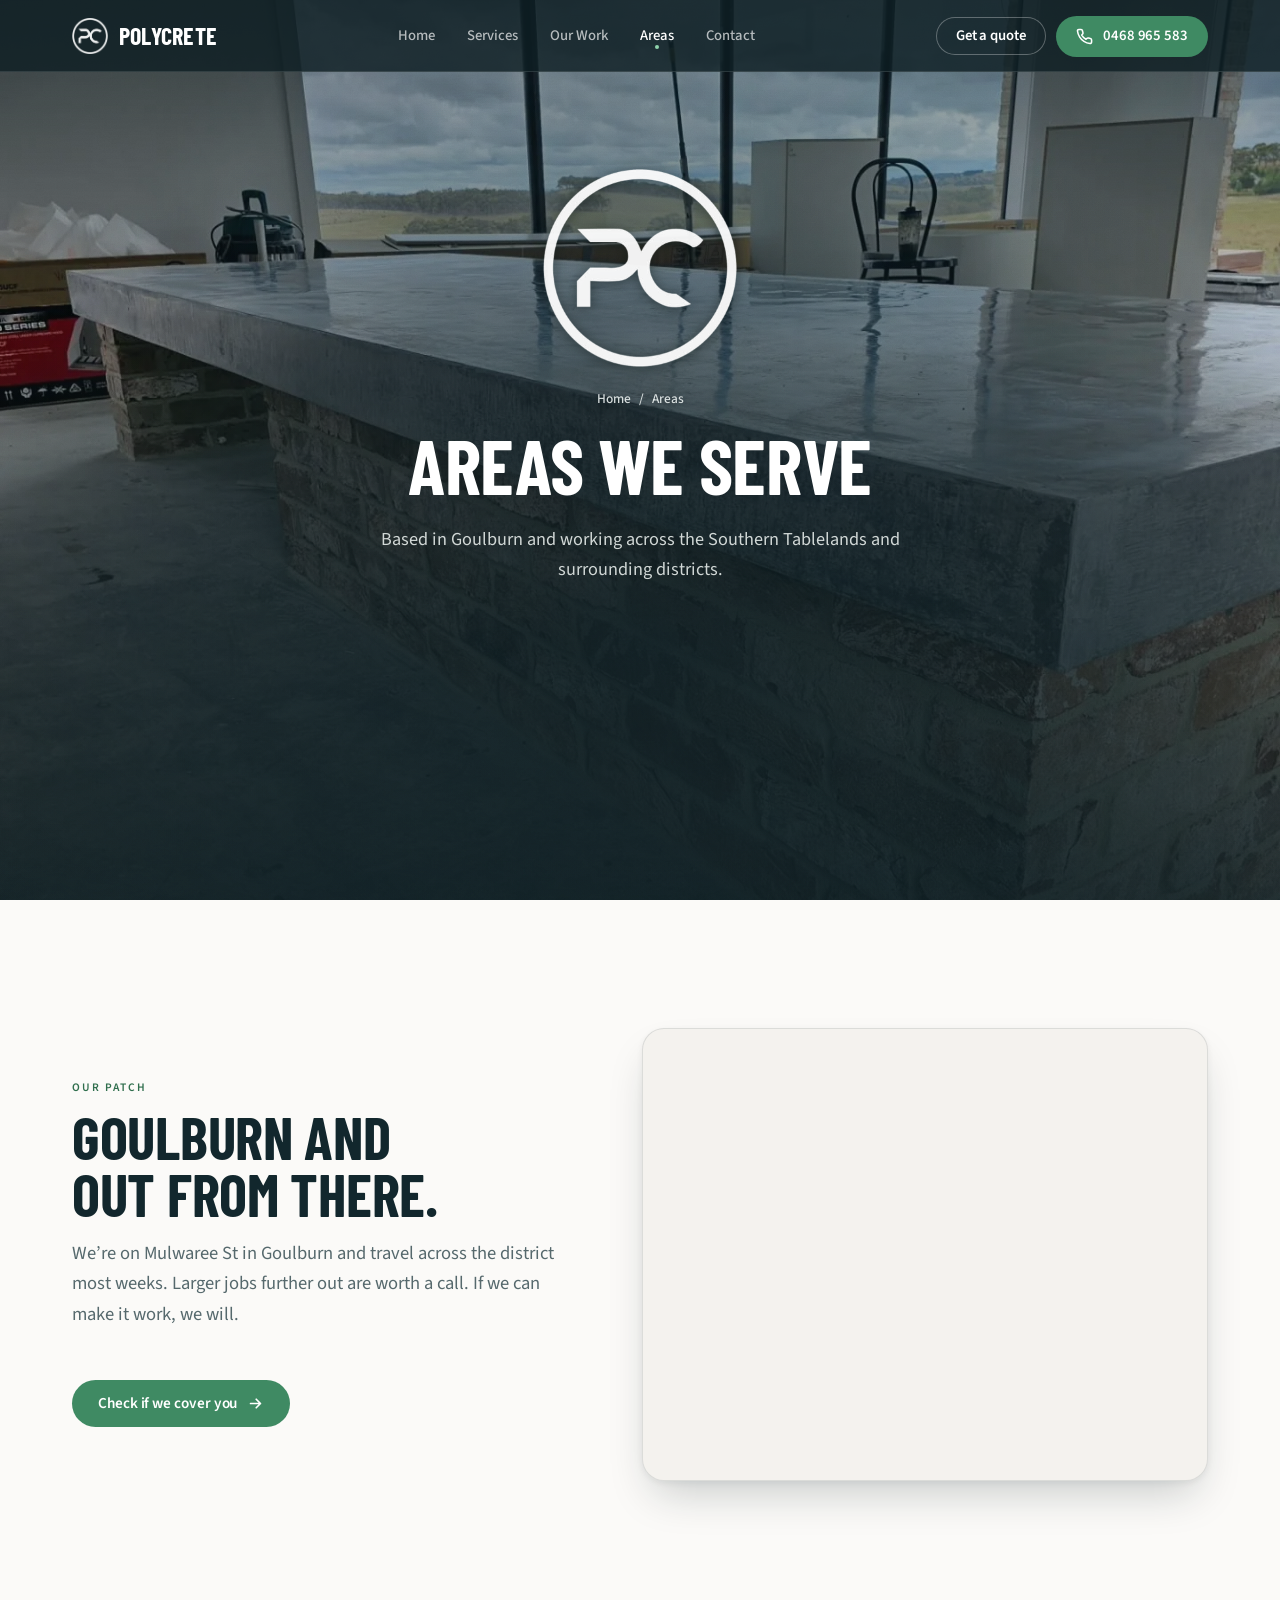
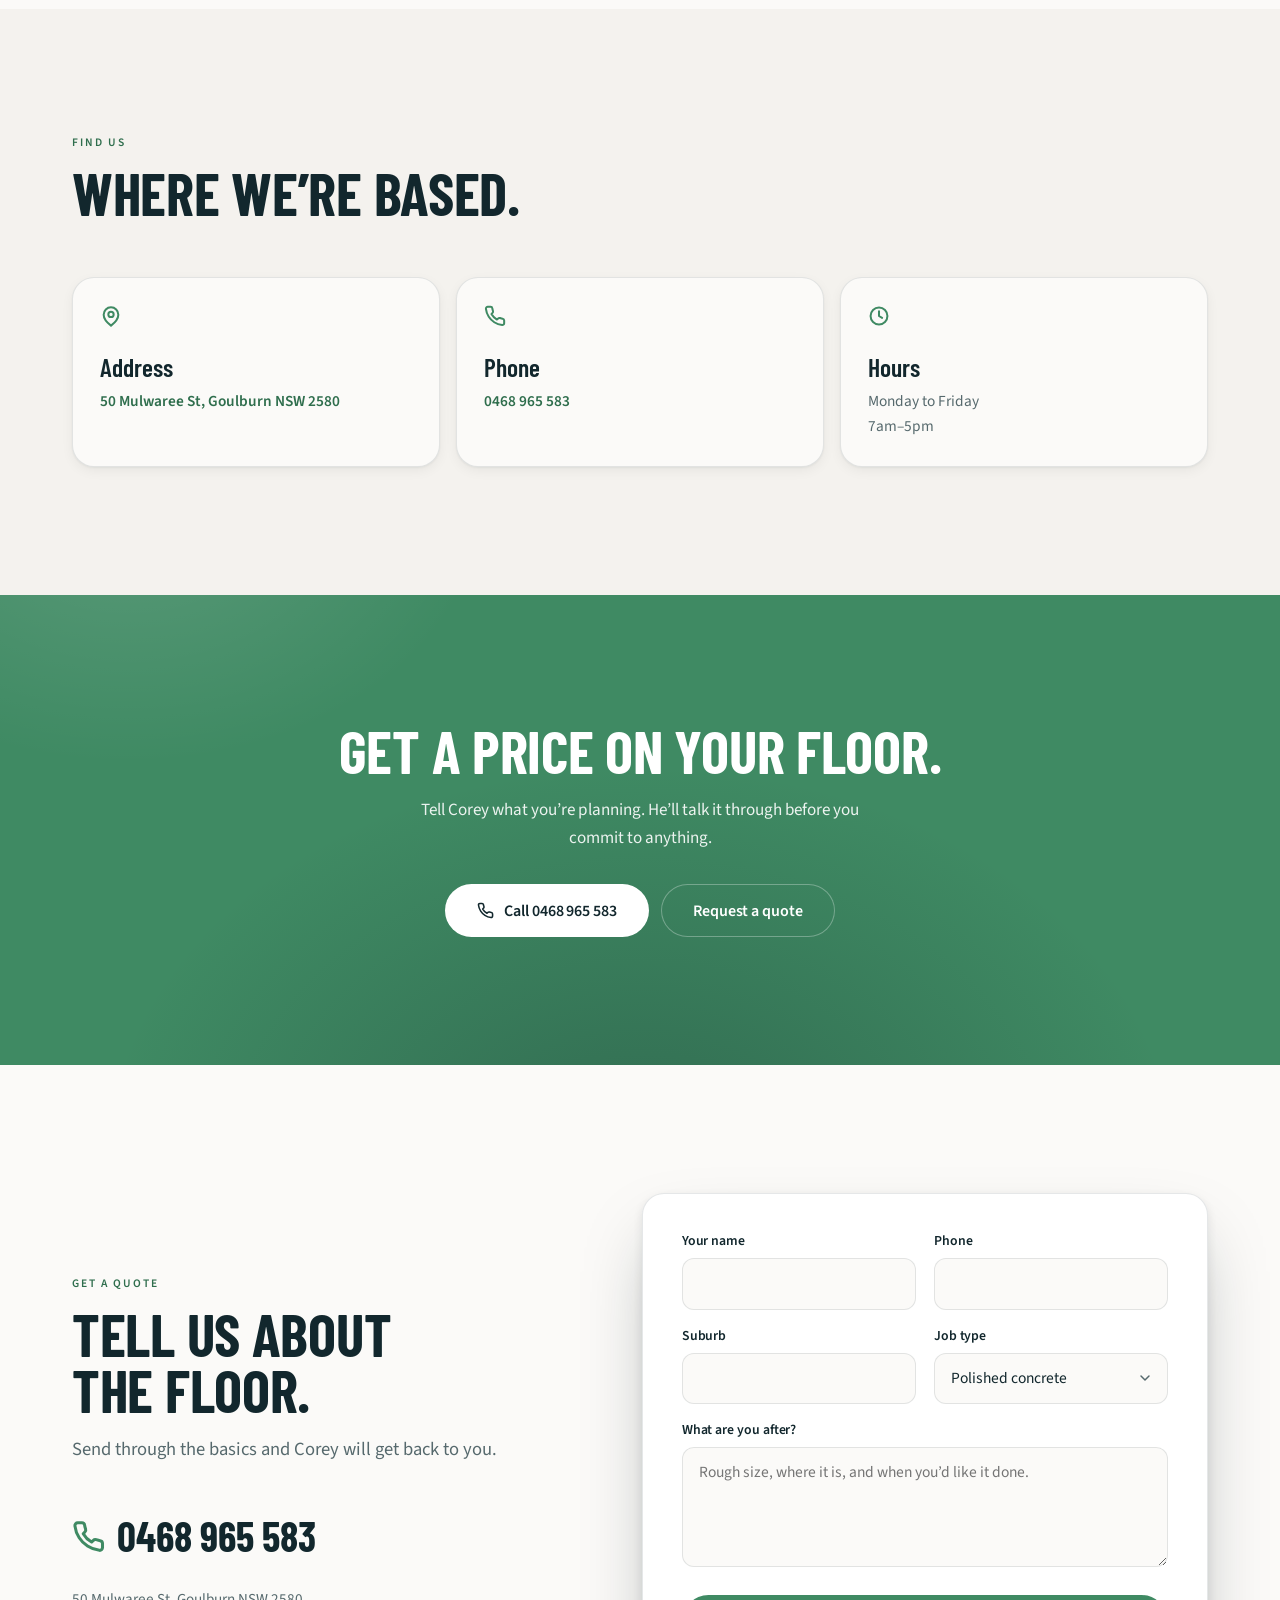
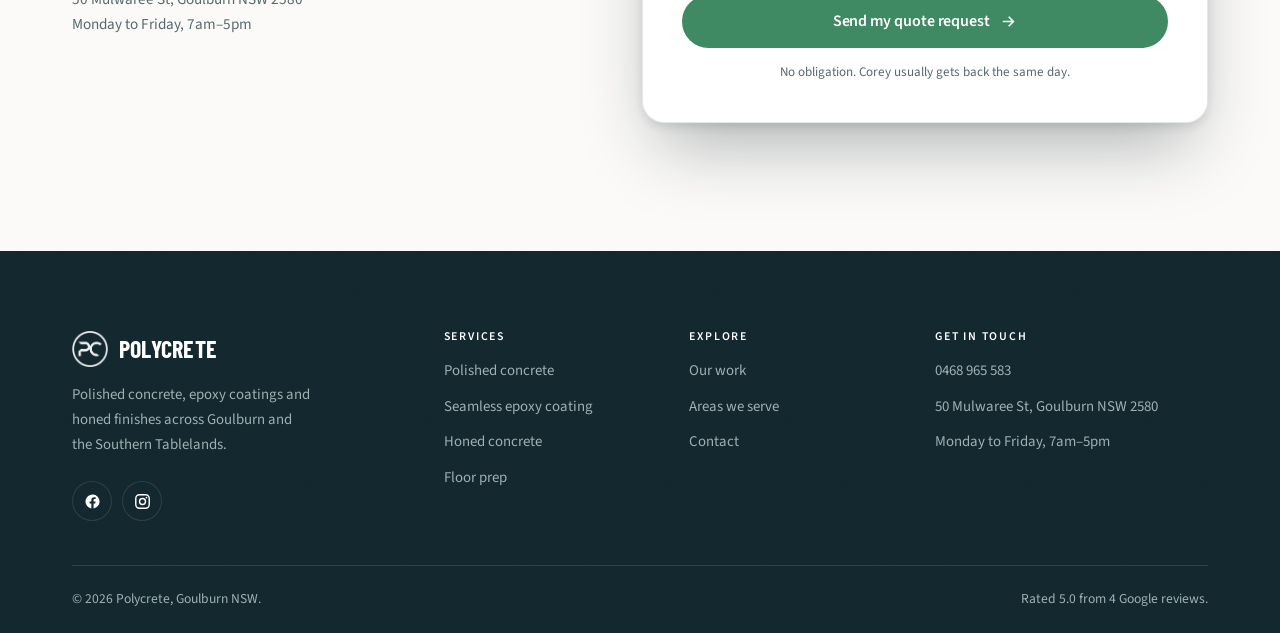
<file: areas.html>
<!doctype html>
<html lang="en-AU" class="no-js">
<head>
<meta charset="utf-8">
<meta name="viewport" content="width=device-width, initial-scale=1, viewport-fit=cover">
<title>Areas We Serve | Polycrete, Goulburn</title>
<meta name="description" content="Polycrete is based in Goulburn and works across the Southern Tablelands.">
<meta name="theme-color" content="#12272D">
<meta property="og:title" content="Areas We Serve | Polycrete, Goulburn">
<meta property="og:description" content="Polycrete is based in Goulburn and works across the Southern Tablelands.">
<meta property="og:type" content="website">
<meta property="og:image" content="assets/img/hero-polished-build.webp">
<link rel="icon" href="assets/img/logo-dark.png">
<link rel="preload" href="assets/fonts/barlow-condensed-latin-700-normal.woff2" as="font" type="font/woff2" crossorigin>
<link rel="preload" href="assets/fonts/source-sans-3-latin-400-normal.woff2" as="font" type="font/woff2" crossorigin>
<link rel="preload" href="assets/fonts/mr-dafoe-latin-400-normal.woff2" as="font" type="font/woff2" crossorigin>
<link rel="stylesheet" href="assets/css/site.css?v=pass-lock-v18">
<script>document.documentElement.className='js'</script>
<script>addEventListener('pagereveal',function(e){var t=e.viewTransition;if(!t)return;var d=document.documentElement;d.classList.add('vt-wait');window.__vtDone=t.finished.then(function(){},function(){}).then(function(){d.classList.remove('vt-wait')})})</script>
</head>
<body>
<a class="skip" href="#main">Skip to content</a>
<header class="hdr">
  <div class="hdr-in">
    <a class="brand" href="index.html" aria-label="Polycrete home">
      <img src="assets/img/logo-light.png" alt="" width="36" height="36">
      <span>Polycrete</span>
    </a>
    <nav class="nav" aria-label="Main"><a href="index.html">Home</a><a href="services.html">Services</a><a href="work.html">Our Work</a><a href="areas.html" class="on" aria-current="page">Areas</a><a href="contact.html">Contact</a></nav>
    <div class="hdr-cta">
      <a class="btn btn-ghost" href="contact.html#quote" data-quote>Get a quote</a>
      <a class="btn btn-primary" href="tel:+61468965583"><svg viewBox="0 0 24 24" fill="none" stroke="currentColor" stroke-width="2.2" stroke-linecap="round" stroke-linejoin="round" aria-hidden="true"><path d="M22 16.9v3a2 2 0 0 1-2.2 2 19.8 19.8 0 0 1-8.6-3.1 19.5 19.5 0 0 1-6-6A19.8 19.8 0 0 1 2.1 4.2 2 2 0 0 1 4.1 2h3a2 2 0 0 1 2 1.7c.1 1 .4 1.9.7 2.8a2 2 0 0 1-.5 2.1L8.1 9.9a16 16 0 0 0 6 6l1.3-1.2a2 2 0 0 1 2.1-.5c.9.3 1.8.6 2.8.7a2 2 0 0 1 1.7 2z"/></svg><span>0468 965 583</span></a>
      <button class="burger" type="button" aria-label="Menu" aria-expanded="false"><i></i><i></i><i></i></button>
    </div>
  </div>
</header>
<div class="mnav"><a href="index.html">Home</a><a href="services.html">Services</a><a href="work.html">Our Work</a><a href="areas.html">Areas</a><a href="contact.html">Contact</a><a class="btn btn-primary" href="contact.html#quote" data-quote>Get a free quote</a></div>
<main id="main">
<section class="phero has-img" style="--pos:center 30%;--mpos:45% 40%">
  <div class="hero-media"><img src="assets/img/island-bench-brick.webp" alt="A honed concrete island bench with rolling green hills through the window behind it" fetchpriority="high"></div>
  <div class="phero-shade" aria-hidden="true"></div>
  <div class="grain" aria-hidden="true"></div>
  <div class="wrap hero-in">
    <div class="rv">
      <img class="phero-logo" src="assets/img/logo-light.png" alt="Polycrete" width="218" height="222">
      <nav class="crumb" aria-label="Breadcrumb"><a href="index.html">Home</a><span aria-hidden="true">/</span><span>Areas</span></nav>
      <h1>Areas we serve</h1>
      <p>Based in Goulburn and working across the Southern Tablelands and surrounding districts.</p>
    </div>
  </div>
</section>

<section>
  <div class="wrap">
    <div class="split">
      <div class="rv">
        <p class="eyebrow">Our patch</p>
        <h2>Goulburn and out from there.</h2>
        <p class="lede">We&rsquo;re on Mulwaree St in Goulburn and travel across the district most weeks. Larger jobs further out are worth a call. If we can make it work, we will.</p>
        <a class="btn btn-primary" style="margin-top:32px" href="#quote" data-quote>Check if we cover you <svg class="ar" viewBox="0 0 24 24" fill="none" stroke="currentColor" stroke-width="2.4" stroke-linecap="round" stroke-linejoin="round" aria-hidden="true"><path d="M5 12h14M13 6l6 6-6 6"/></svg></a>
      </div>
      <div class="map rv" style="--i:1"><iframe src="https://www.google.com/maps?q=50+Mulwaree+St,+Goulburn+NSW+2580&z=14&output=embed" loading="lazy" title="Map showing Polycrete at 50 Mulwaree St, Goulburn" referrerpolicy="no-referrer-when-downgrade" allowfullscreen></iframe></div>
    </div>
  </div>
</section>

<section class="dune">
  <div class="wrap">
    <div class="sec-head"><div class="rv"><p class="eyebrow">Find us</p><h2>Where we&rsquo;re based.</h2></div></div>
    <div class="icards">
      <a class="icard rv" href="https://www.google.com/maps/place/Polycrete/@-34.7501657,149.7295498,14z" target="_blank" rel="noopener"><svg viewBox="0 0 24 24" fill="none" stroke="currentColor" stroke-width="2.2" stroke-linecap="round" stroke-linejoin="round" aria-hidden="true"><path d="M20 10.5c0 5.6-8 12-8 12s-8-6.4-8-12a8 8 0 1 1 16 0z"/><circle cx="12" cy="10.3" r="2.9"/></svg><h3>Address</h3><p><strong>50 Mulwaree St, Goulburn NSW 2580</strong></p></a>
      <a class="icard rv" style="--i:1" href="tel:+61468965583"><svg viewBox="0 0 24 24" fill="none" stroke="currentColor" stroke-width="2.2" stroke-linecap="round" stroke-linejoin="round" aria-hidden="true"><path d="M22 16.9v3a2 2 0 0 1-2.2 2 19.8 19.8 0 0 1-8.6-3.1 19.5 19.5 0 0 1-6-6A19.8 19.8 0 0 1 2.1 4.2 2 2 0 0 1 4.1 2h3a2 2 0 0 1 2 1.7c.1 1 .4 1.9.7 2.8a2 2 0 0 1-.5 2.1L8.1 9.9a16 16 0 0 0 6 6l1.3-1.2a2 2 0 0 1 2.1-.5c.9.3 1.8.6 2.8.7a2 2 0 0 1 1.7 2z"/></svg><h3>Phone</h3><p><strong>0468 965 583</strong></p></a>
      <div class="icard rv" style="--i:2"><svg viewBox="0 0 24 24" fill="none" stroke="currentColor" stroke-width="2.2" stroke-linecap="round" stroke-linejoin="round" aria-hidden="true"><circle cx="12" cy="12" r="9.2"/><path d="M12 6.8V12l3.4 2"/></svg><h3>Hours</h3><p>Monday to Friday<br>7am&ndash;5pm</p></div>
    </div>
  </div>
</section>

<section class="band">
  <div class="wrap rv">
    <h2>Get a price on your floor.</h2>
    <p>Tell Corey what you&rsquo;re planning. He&rsquo;ll talk it through before you commit to anything.</p>
    <div class="hero-btns">
      <a class="btn btn-white btn-lg" href="tel:+61468965583"><svg viewBox="0 0 24 24" fill="none" stroke="currentColor" stroke-width="2.2" stroke-linecap="round" stroke-linejoin="round" aria-hidden="true"><path d="M22 16.9v3a2 2 0 0 1-2.2 2 19.8 19.8 0 0 1-8.6-3.1 19.5 19.5 0 0 1-6-6A19.8 19.8 0 0 1 2.1 4.2 2 2 0 0 1 4.1 2h3a2 2 0 0 1 2 1.7c.1 1 .4 1.9.7 2.8a2 2 0 0 1-.5 2.1L8.1 9.9a16 16 0 0 0 6 6l1.3-1.2a2 2 0 0 1 2.1-.5c.9.3 1.8.6 2.8.7a2 2 0 0 1 1.7 2z"/></svg> Call 0468 965 583</a>
      <a class="btn btn-ghost btn-lg" href="contact.html#quote" data-quote>Request a quote</a>
    </div>
  </div>
</section>

<section id="quote">
  <div class="wrap">
    <div class="split">
      <div class="rv">
        <p class="eyebrow">Get a quote</p>
        <h2>Tell us about the floor.</h2>
        <p class="lede">Send through the basics and Corey will get back to you.</p>
        <a class="tel-big" href="tel:+61468965583"><svg viewBox="0 0 24 24" fill="none" stroke="currentColor" stroke-width="2.2" stroke-linecap="round" stroke-linejoin="round" aria-hidden="true"><path d="M22 16.9v3a2 2 0 0 1-2.2 2 19.8 19.8 0 0 1-8.6-3.1 19.5 19.5 0 0 1-6-6A19.8 19.8 0 0 1 2.1 4.2 2 2 0 0 1 4.1 2h3a2 2 0 0 1 2 1.7c.1 1 .4 1.9.7 2.8a2 2 0 0 1-.5 2.1L8.1 9.9a16 16 0 0 0 6 6l1.3-1.2a2 2 0 0 1 2.1-.5c.9.3 1.8.6 2.8.7a2 2 0 0 1 1.7 2z"/></svg><span>0468 965 583</span></a>
        <p class="info">50 Mulwaree St, Goulburn NSW 2580<br>Monday to Friday, 7am&ndash;5pm</p>
      </div>
      <form class="qform rv" style="--i:1" action="https://formsubmit.co/jahnovcar90@gmail.com" method="POST">
  <input type="hidden" name="_subject" value="New quote request from the Polycrete website">
  <input type="hidden" name="_captcha" value="false">
  <input type="hidden" name="_template" value="table">
  <input type="text" name="_honey" style="display:none" tabindex="-1" autocomplete="off">
  <div class="fld-2">
    <div class="fld"><label for="qn">Your name</label><input id="qn" name="Name" type="text" required autocomplete="name"></div>
    <div class="fld"><label for="qp">Phone</label><input id="qp" name="Phone" type="tel" required autocomplete="tel"></div>
  </div>
  <div class="fld-2">
    <div class="fld"><label for="qs">Suburb</label><input id="qs" name="Suburb" type="text" required autocomplete="address-level2"></div>
    <div class="fld"><label for="qj">Job type</label><select id="qj" name="Job type"><option>Polished concrete</option><option>Seamless epoxy coating</option><option>Honed concrete</option><option>Floor prep</option><option>Not sure yet</option></select></div>
  </div>
  <div class="fld"><label for="qd">What are you after?</label>
    <textarea id="qd" name="Job details" placeholder="Rough size, where it is, and when you&rsquo;d like it done."></textarea></div>
  <button class="btn btn-primary btn-lg" type="submit">Send my quote request <svg class="ar" viewBox="0 0 24 24" fill="none" stroke="currentColor" stroke-width="2.4" stroke-linecap="round" stroke-linejoin="round" aria-hidden="true"><path d="M5 12h14M13 6l6 6-6 6"/></svg></button>
  <p class="fine">No obligation. Corey usually gets back the same day.</p>
</form>
    </div>
  </div>
</section>
</main>
<footer class="ftr">
  <div class="grain" aria-hidden="true"></div>
  <div class="wrap">
    <div class="ftr-grid">
      <div>
        <a class="brand" href="index.html" aria-label="Polycrete home">
          <img src="assets/img/logo-light.png" alt="" width="36" height="36"><span>Polycrete</span>
        </a>
        <p class="ftr-blurb">Polished concrete, epoxy coatings and honed finishes across Goulburn and the Southern Tablelands.</p>
        <div class="socials dark" style="background:none">
          <a class="ibtn" href="https://www.facebook.com/people/Polycrete/100090141532431/" target="_blank" rel="noopener" aria-label="Polycrete on Facebook"><svg viewBox="0 0 24 24" fill="currentColor" aria-hidden="true"><path d="M22 12a10 10 0 1 0-11.6 9.9v-7H7.9V12h2.5V9.8c0-2.5 1.5-3.9 3.8-3.9 1.1 0 2.2.2 2.2.2v2.5h-1.3c-1.2 0-1.6.8-1.6 1.6V12h2.8l-.4 2.9h-2.4v7A10 10 0 0 0 22 12z"/></svg></a>
          <a class="ibtn" href="https://www.instagram.com/polycrete_/" target="_blank" rel="noopener" aria-label="Polycrete on Instagram"><svg viewBox="0 0 24 24" fill="none" stroke="currentColor" stroke-width="2" aria-hidden="true"><rect x="2.5" y="2.5" width="19" height="19" rx="5.2"/><circle cx="12" cy="12" r="4.2"/><circle cx="17.6" cy="6.4" r="1.2" fill="currentColor" stroke="none"/></svg></a>
        </div>
      </div>
      <div>
        <h4>Services</h4>
        <ul>
          <li><a href="services.html#s1">Polished concrete</a></li>
          <li><a href="services.html#s2">Seamless epoxy coating</a></li>
          <li><a href="services.html#s3">Honed concrete</a></li>
          <li><a href="services.html#s4">Floor prep</a></li>
        </ul>
      </div>
      <div>
        <h4>Explore</h4>
        <ul>
          <li><a href="work.html">Our work</a></li>
          <li><a href="areas.html">Areas we serve</a></li>
          <li><a href="contact.html">Contact</a></li>
        </ul>
      </div>
      <div>
        <h4>Get in touch</h4>
        <ul>
          <li><a href="tel:+61468965583">0468 965 583</a></li>
          <li><a href="https://www.google.com/maps/place/Polycrete/@-34.7501657,149.7295498,14z" target="_blank" rel="noopener">50 Mulwaree St, Goulburn NSW 2580</a></li>
          <li>Monday to Friday, 7am&ndash;5pm</li>
        </ul>
      </div>
    </div>
    <div class="ftr-btm">
      <span>&copy; 2026 Polycrete, Goulburn NSW.</span>
      <span>Rated 5.0 from 4 Google reviews.</span>
    </div>
  </div>
</footer>
<div class="callbar">
  <a class="btn btn-primary" href="tel:+61468965583"><svg viewBox="0 0 24 24" fill="none" stroke="currentColor" stroke-width="2.2" stroke-linecap="round" stroke-linejoin="round" aria-hidden="true"><path d="M22 16.9v3a2 2 0 0 1-2.2 2 19.8 19.8 0 0 1-8.6-3.1 19.5 19.5 0 0 1-6-6A19.8 19.8 0 0 1 2.1 4.2 2 2 0 0 1 4.1 2h3a2 2 0 0 1 2 1.7c.1 1 .4 1.9.7 2.8a2 2 0 0 1-.5 2.1L8.1 9.9a16 16 0 0 0 6 6l1.3-1.2a2 2 0 0 1 2.1-.5c.9.3 1.8.6 2.8.7a2 2 0 0 1 1.7 2z"/></svg> Call now</a>
  <a class="btn btn-ghost" href="contact.html#quote" data-quote>Get a quote</a>
</div>
<script src="assets/js/site.js?v=pass-lock-v18"></script>
</body>
</html>
</file>
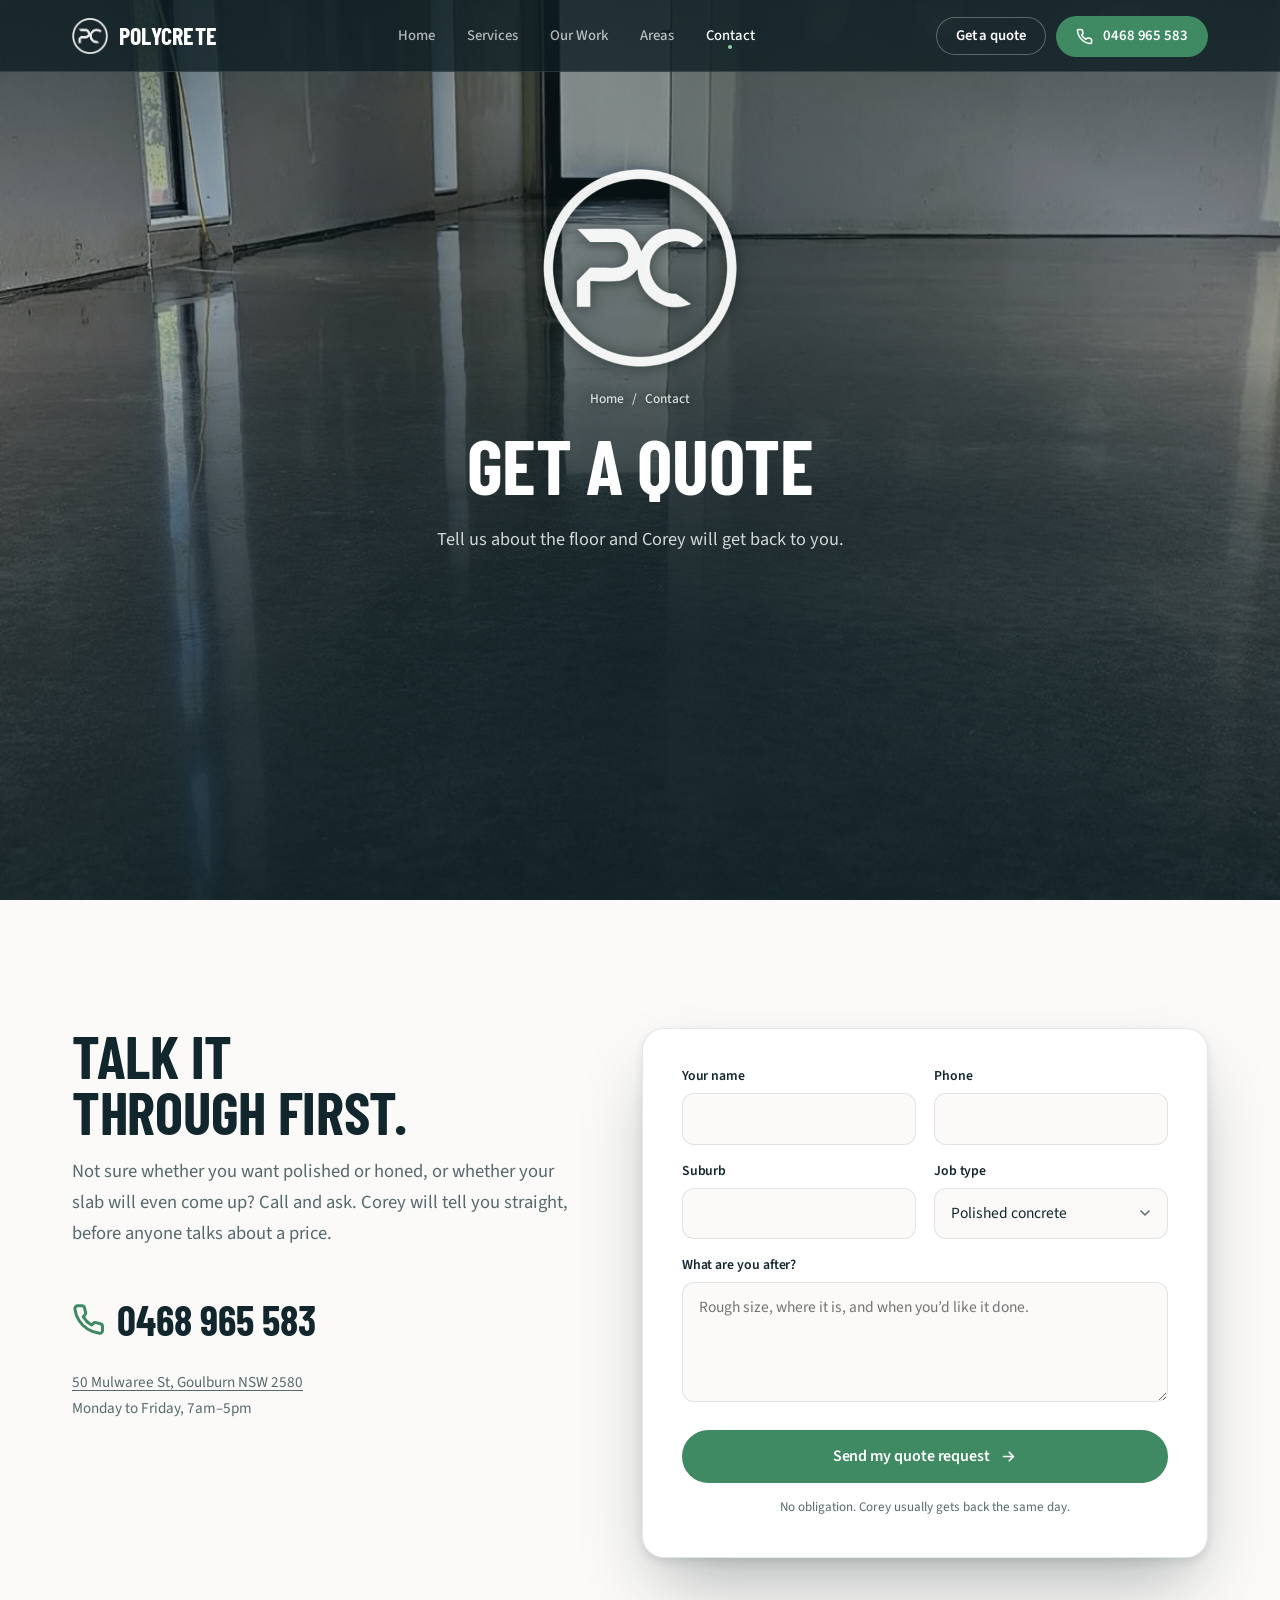
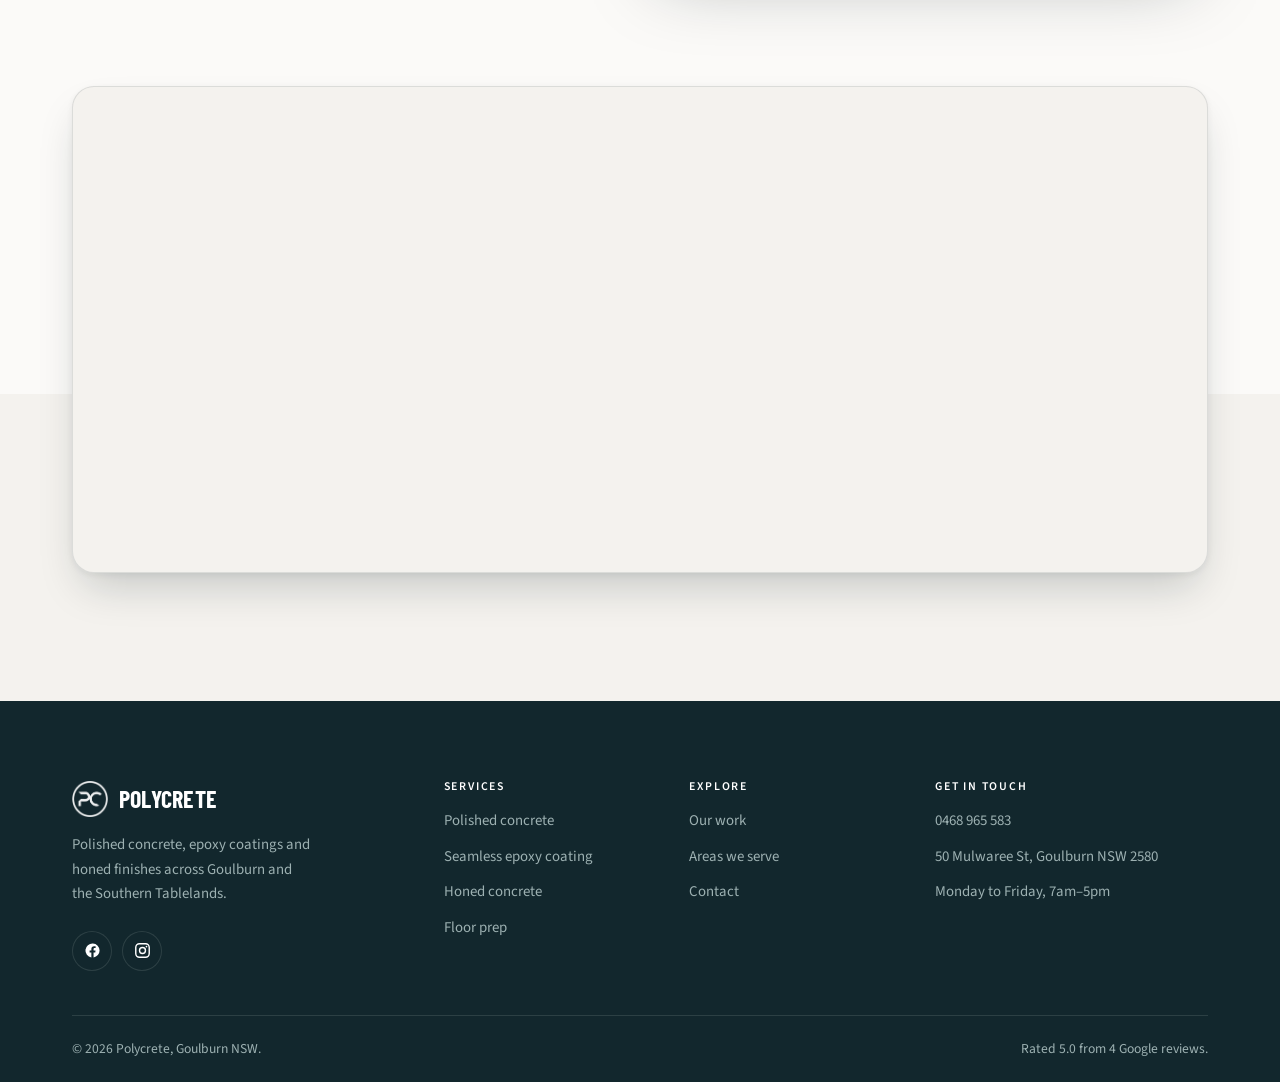
<file: contact.html>
<!doctype html>
<html lang="en-AU" class="no-js">
<head>
<meta charset="utf-8">
<meta name="viewport" content="width=device-width, initial-scale=1, viewport-fit=cover">
<title>Contact &amp; Quotes | Polycrete, Goulburn</title>
<meta name="description" content="Get a quote on polished concrete, epoxy or honed finishes in Goulburn. Call 0468 965 583, Monday to Friday 7am to 5pm.">
<meta name="theme-color" content="#12272D">
<meta property="og:title" content="Contact &amp; Quotes | Polycrete, Goulburn">
<meta property="og:description" content="Get a quote on polished concrete, epoxy or honed finishes in Goulburn. Call 0468 965 583, Monday to Friday 7am to 5pm.">
<meta property="og:type" content="website">
<meta property="og:image" content="assets/img/hero-polished-build.webp">
<link rel="icon" href="assets/img/logo-dark.png">
<link rel="preload" href="assets/fonts/barlow-condensed-latin-700-normal.woff2" as="font" type="font/woff2" crossorigin>
<link rel="preload" href="assets/fonts/source-sans-3-latin-400-normal.woff2" as="font" type="font/woff2" crossorigin>
<link rel="preload" href="assets/fonts/mr-dafoe-latin-400-normal.woff2" as="font" type="font/woff2" crossorigin>
<link rel="stylesheet" href="assets/css/site.css?v=pass-lock-v18">
<script>document.documentElement.className='js'</script>
<script>addEventListener('pagereveal',function(e){var t=e.viewTransition;if(!t)return;var d=document.documentElement;d.classList.add('vt-wait');window.__vtDone=t.finished.then(function(){},function(){}).then(function(){d.classList.remove('vt-wait')})})</script>
</head>
<body>
<a class="skip" href="#main">Skip to content</a>
<header class="hdr">
  <div class="hdr-in">
    <a class="brand" href="index.html" aria-label="Polycrete home">
      <img src="assets/img/logo-light.png" alt="" width="36" height="36">
      <span>Polycrete</span>
    </a>
    <nav class="nav" aria-label="Main"><a href="index.html">Home</a><a href="services.html">Services</a><a href="work.html">Our Work</a><a href="areas.html">Areas</a><a href="contact.html" class="on" aria-current="page">Contact</a></nav>
    <div class="hdr-cta">
      <a class="btn btn-ghost" href="contact.html#quote" data-quote>Get a quote</a>
      <a class="btn btn-primary" href="tel:+61468965583"><svg viewBox="0 0 24 24" fill="none" stroke="currentColor" stroke-width="2.2" stroke-linecap="round" stroke-linejoin="round" aria-hidden="true"><path d="M22 16.9v3a2 2 0 0 1-2.2 2 19.8 19.8 0 0 1-8.6-3.1 19.5 19.5 0 0 1-6-6A19.8 19.8 0 0 1 2.1 4.2 2 2 0 0 1 4.1 2h3a2 2 0 0 1 2 1.7c.1 1 .4 1.9.7 2.8a2 2 0 0 1-.5 2.1L8.1 9.9a16 16 0 0 0 6 6l1.3-1.2a2 2 0 0 1 2.1-.5c.9.3 1.8.6 2.8.7a2 2 0 0 1 1.7 2z"/></svg><span>0468 965 583</span></a>
      <button class="burger" type="button" aria-label="Menu" aria-expanded="false"><i></i><i></i><i></i></button>
    </div>
  </div>
</header>
<div class="mnav"><a href="index.html">Home</a><a href="services.html">Services</a><a href="work.html">Our Work</a><a href="areas.html">Areas</a><a href="contact.html">Contact</a><a class="btn btn-primary" href="contact.html#quote" data-quote>Get a free quote</a></div>
<main id="main">
<section class="phero has-img" style="--pos:center 42%;--mpos:center 60%">
  <div class="hero-media"><img src="assets/img/polished-hallway-grey.webp" alt="High-gloss polished concrete reflecting light down a hallway" fetchpriority="high"></div>
  <div class="phero-shade" aria-hidden="true"></div>
  <div class="grain" aria-hidden="true"></div>
  <div class="wrap hero-in">
    <div class="rv">
      <img class="phero-logo" src="assets/img/logo-light.png" alt="Polycrete" width="218" height="222">
      <nav class="crumb" aria-label="Breadcrumb"><a href="index.html">Home</a><span aria-hidden="true">/</span><span>Contact</span></nav>
      <h1>Get a quote</h1>
      <p>Tell us about the floor and Corey will get back to you.</p>
    </div>
  </div>
</section>

<section id="quote">
  <div class="wrap">
    <div class="split top">
      <div class="rv">
        <h2>Talk it through first.</h2>
        <p class="lede">Not sure whether you want polished or honed, or whether your slab will even come up? Call and ask. Corey will tell you straight, before anyone talks about a price.</p>
        <a class="tel-big" href="tel:+61468965583"><svg viewBox="0 0 24 24" fill="none" stroke="currentColor" stroke-width="2.2" stroke-linecap="round" stroke-linejoin="round" aria-hidden="true"><path d="M22 16.9v3a2 2 0 0 1-2.2 2 19.8 19.8 0 0 1-8.6-3.1 19.5 19.5 0 0 1-6-6A19.8 19.8 0 0 1 2.1 4.2 2 2 0 0 1 4.1 2h3a2 2 0 0 1 2 1.7c.1 1 .4 1.9.7 2.8a2 2 0 0 1-.5 2.1L8.1 9.9a16 16 0 0 0 6 6l1.3-1.2a2 2 0 0 1 2.1-.5c.9.3 1.8.6 2.8.7a2 2 0 0 1 1.7 2z"/></svg><span>0468 965 583</span></a>
        <p class="info"><a href="https://www.google.com/maps/place/Polycrete/@-34.7501657,149.7295498,14z" target="_blank" rel="noopener">50 Mulwaree St, Goulburn NSW 2580</a><br>Monday to Friday, 7am&ndash;5pm</p>
      </div>
      <form class="qform rv" style="--i:1" action="https://formsubmit.co/jahnovcar90@gmail.com" method="POST">
  <input type="hidden" name="_subject" value="New quote request from the Polycrete website">
  <input type="hidden" name="_captcha" value="false">
  <input type="hidden" name="_template" value="table">
  <input type="text" name="_honey" style="display:none" tabindex="-1" autocomplete="off">
  <div class="fld-2">
    <div class="fld"><label for="qn">Your name</label><input id="qn" name="Name" type="text" required autocomplete="name"></div>
    <div class="fld"><label for="qp">Phone</label><input id="qp" name="Phone" type="tel" required autocomplete="tel"></div>
  </div>
  <div class="fld-2">
    <div class="fld"><label for="qs">Suburb</label><input id="qs" name="Suburb" type="text" required autocomplete="address-level2"></div>
    <div class="fld"><label for="qj">Job type</label><select id="qj" name="Job type"><option>Polished concrete</option><option>Seamless epoxy coating</option><option>Honed concrete</option><option>Floor prep</option><option>Not sure yet</option></select></div>
  </div>
  <div class="fld"><label for="qd">What are you after?</label>
    <textarea id="qd" name="Job details" placeholder="Rough size, where it is, and when you&rsquo;d like it done."></textarea></div>
  <button class="btn btn-primary btn-lg" type="submit">Send my quote request <svg class="ar" viewBox="0 0 24 24" fill="none" stroke="currentColor" stroke-width="2.4" stroke-linecap="round" stroke-linejoin="round" aria-hidden="true"><path d="M5 12h14M13 6l6 6-6 6"/></svg></button>
  <p class="fine">No obligation. Corey usually gets back the same day.</p>
</form>
    </div>
  </div>
</section>

<section class="dune" style="padding-top:0;background:linear-gradient(var(--paper) 0 50%,var(--dune) 50%)">
  <div class="wrap"><div class="map rv" style="aspect-ratio:21/9"><iframe src="https://www.google.com/maps?q=50+Mulwaree+St,+Goulburn+NSW+2580&z=14&output=embed" loading="lazy" title="Map showing Polycrete at 50 Mulwaree St, Goulburn" referrerpolicy="no-referrer-when-downgrade" allowfullscreen></iframe></div></div>
</section>
</main>
<footer class="ftr">
  <div class="grain" aria-hidden="true"></div>
  <div class="wrap">
    <div class="ftr-grid">
      <div>
        <a class="brand" href="index.html" aria-label="Polycrete home">
          <img src="assets/img/logo-light.png" alt="" width="36" height="36"><span>Polycrete</span>
        </a>
        <p class="ftr-blurb">Polished concrete, epoxy coatings and honed finishes across Goulburn and the Southern Tablelands.</p>
        <div class="socials dark" style="background:none">
          <a class="ibtn" href="https://www.facebook.com/people/Polycrete/100090141532431/" target="_blank" rel="noopener" aria-label="Polycrete on Facebook"><svg viewBox="0 0 24 24" fill="currentColor" aria-hidden="true"><path d="M22 12a10 10 0 1 0-11.6 9.9v-7H7.9V12h2.5V9.8c0-2.5 1.5-3.9 3.8-3.9 1.1 0 2.2.2 2.2.2v2.5h-1.3c-1.2 0-1.6.8-1.6 1.6V12h2.8l-.4 2.9h-2.4v7A10 10 0 0 0 22 12z"/></svg></a>
          <a class="ibtn" href="https://www.instagram.com/polycrete_/" target="_blank" rel="noopener" aria-label="Polycrete on Instagram"><svg viewBox="0 0 24 24" fill="none" stroke="currentColor" stroke-width="2" aria-hidden="true"><rect x="2.5" y="2.5" width="19" height="19" rx="5.2"/><circle cx="12" cy="12" r="4.2"/><circle cx="17.6" cy="6.4" r="1.2" fill="currentColor" stroke="none"/></svg></a>
        </div>
      </div>
      <div>
        <h4>Services</h4>
        <ul>
          <li><a href="services.html#s1">Polished concrete</a></li>
          <li><a href="services.html#s2">Seamless epoxy coating</a></li>
          <li><a href="services.html#s3">Honed concrete</a></li>
          <li><a href="services.html#s4">Floor prep</a></li>
        </ul>
      </div>
      <div>
        <h4>Explore</h4>
        <ul>
          <li><a href="work.html">Our work</a></li>
          <li><a href="areas.html">Areas we serve</a></li>
          <li><a href="contact.html">Contact</a></li>
        </ul>
      </div>
      <div>
        <h4>Get in touch</h4>
        <ul>
          <li><a href="tel:+61468965583">0468 965 583</a></li>
          <li><a href="https://www.google.com/maps/place/Polycrete/@-34.7501657,149.7295498,14z" target="_blank" rel="noopener">50 Mulwaree St, Goulburn NSW 2580</a></li>
          <li>Monday to Friday, 7am&ndash;5pm</li>
        </ul>
      </div>
    </div>
    <div class="ftr-btm">
      <span>&copy; 2026 Polycrete, Goulburn NSW.</span>
      <span>Rated 5.0 from 4 Google reviews.</span>
    </div>
  </div>
</footer>
<div class="callbar">
  <a class="btn btn-primary" href="tel:+61468965583"><svg viewBox="0 0 24 24" fill="none" stroke="currentColor" stroke-width="2.2" stroke-linecap="round" stroke-linejoin="round" aria-hidden="true"><path d="M22 16.9v3a2 2 0 0 1-2.2 2 19.8 19.8 0 0 1-8.6-3.1 19.5 19.5 0 0 1-6-6A19.8 19.8 0 0 1 2.1 4.2 2 2 0 0 1 4.1 2h3a2 2 0 0 1 2 1.7c.1 1 .4 1.9.7 2.8a2 2 0 0 1-.5 2.1L8.1 9.9a16 16 0 0 0 6 6l1.3-1.2a2 2 0 0 1 2.1-.5c.9.3 1.8.6 2.8.7a2 2 0 0 1 1.7 2z"/></svg> Call now</a>
  <a class="btn btn-ghost" href="contact.html#quote" data-quote>Get a quote</a>
</div>
<script src="assets/js/site.js?v=pass-lock-v18"></script>
</body>
</html>
</file>
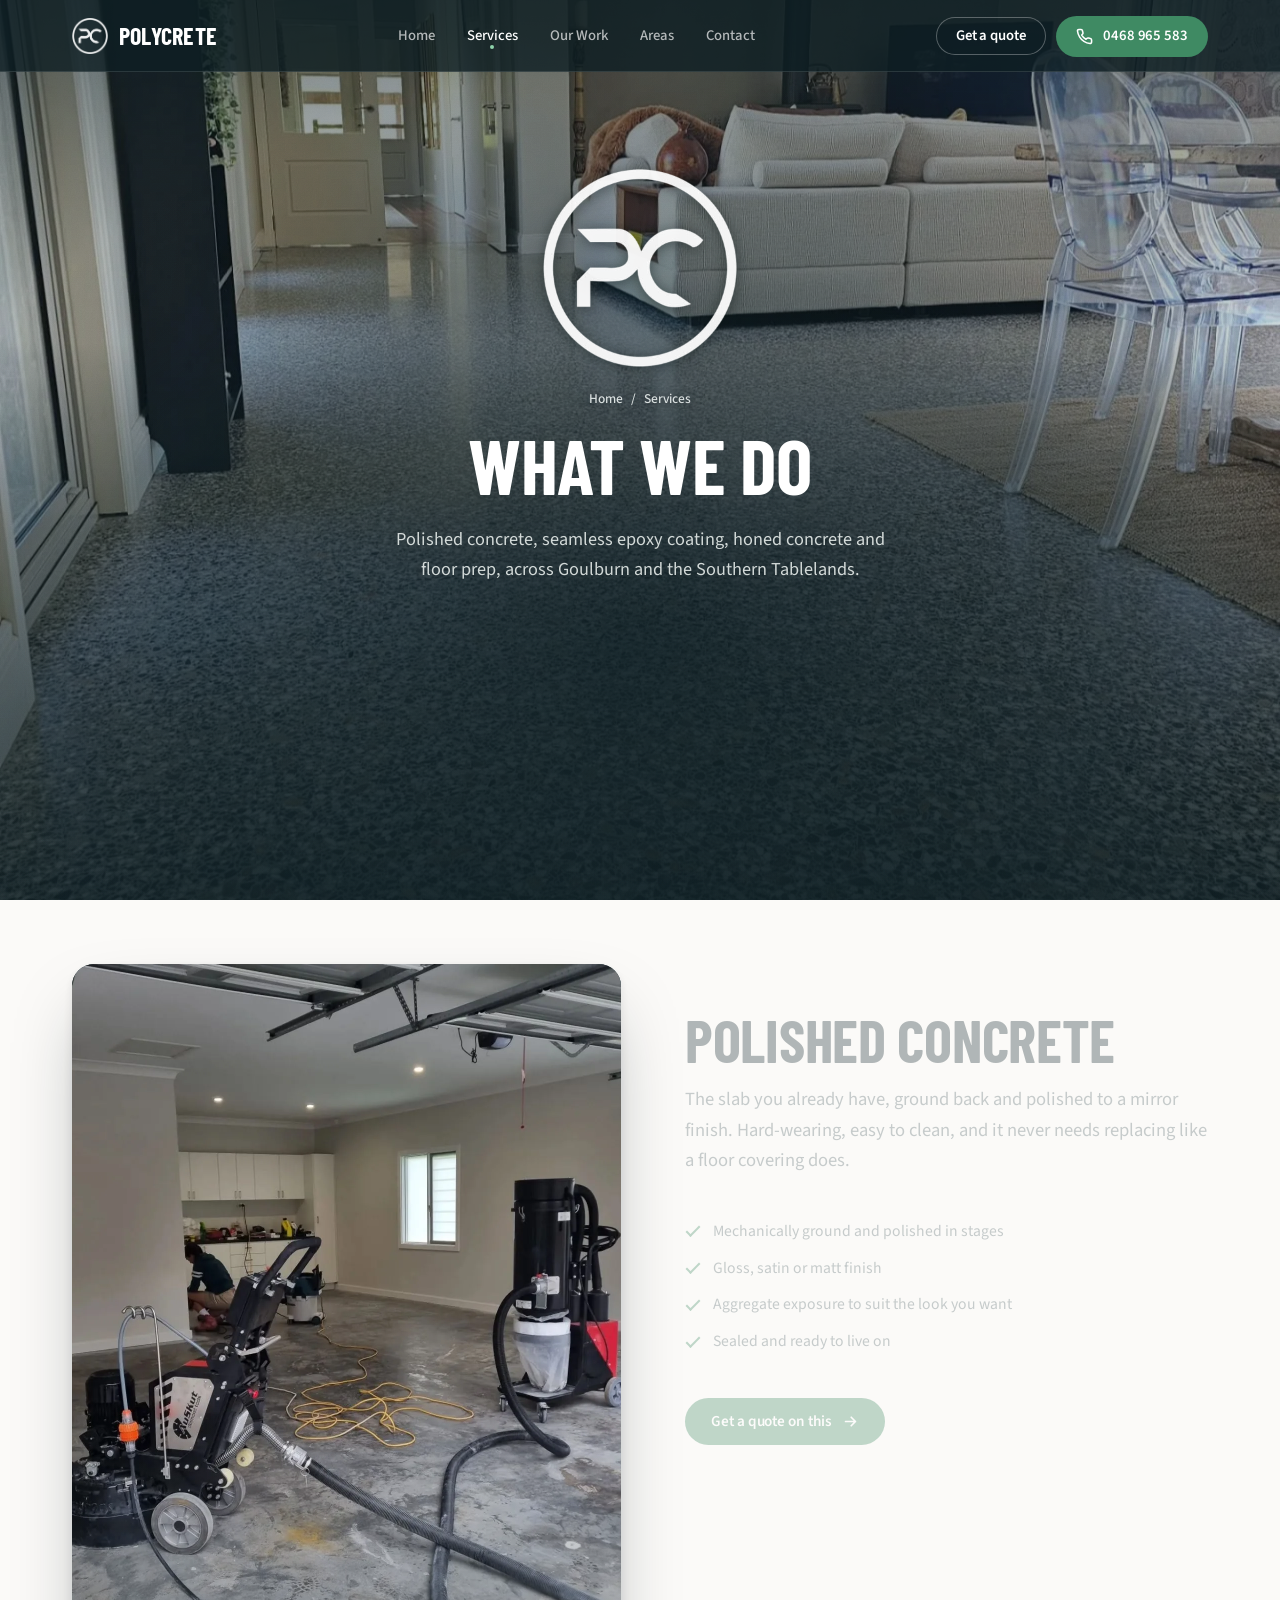
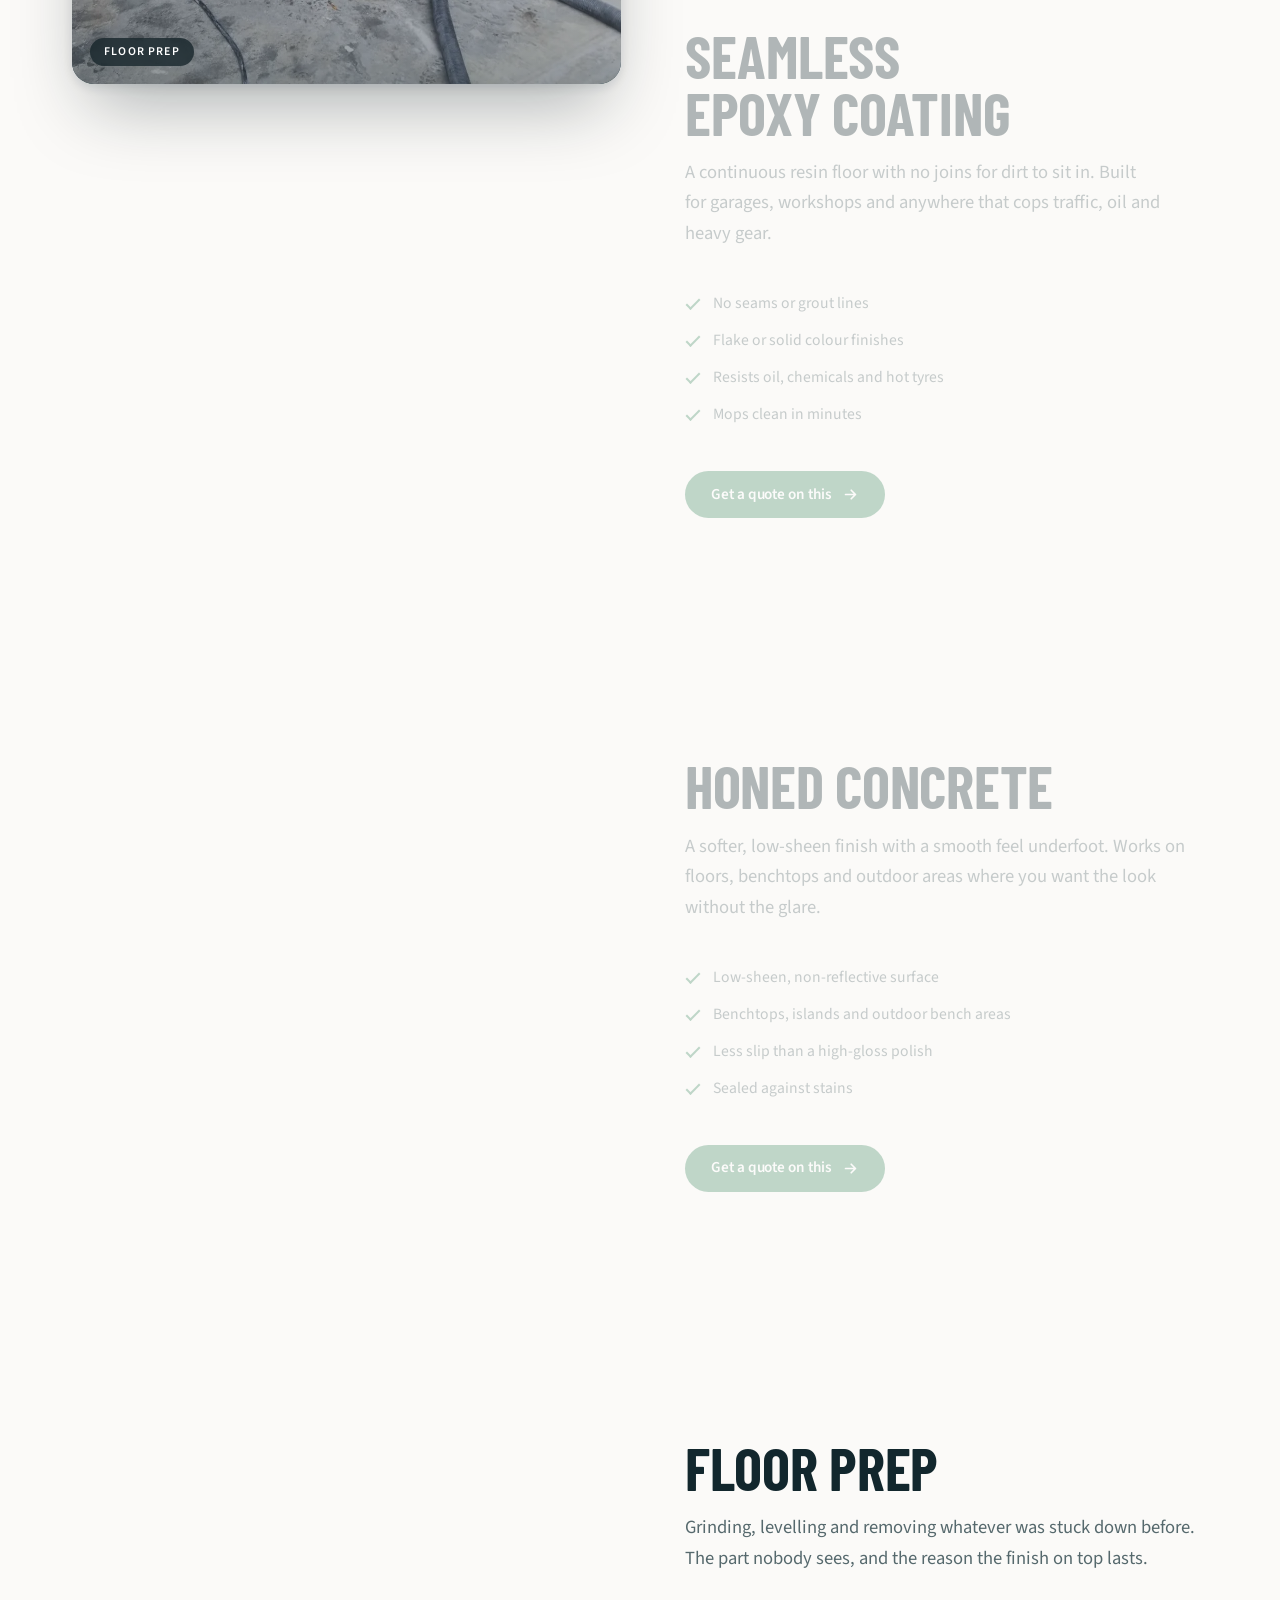
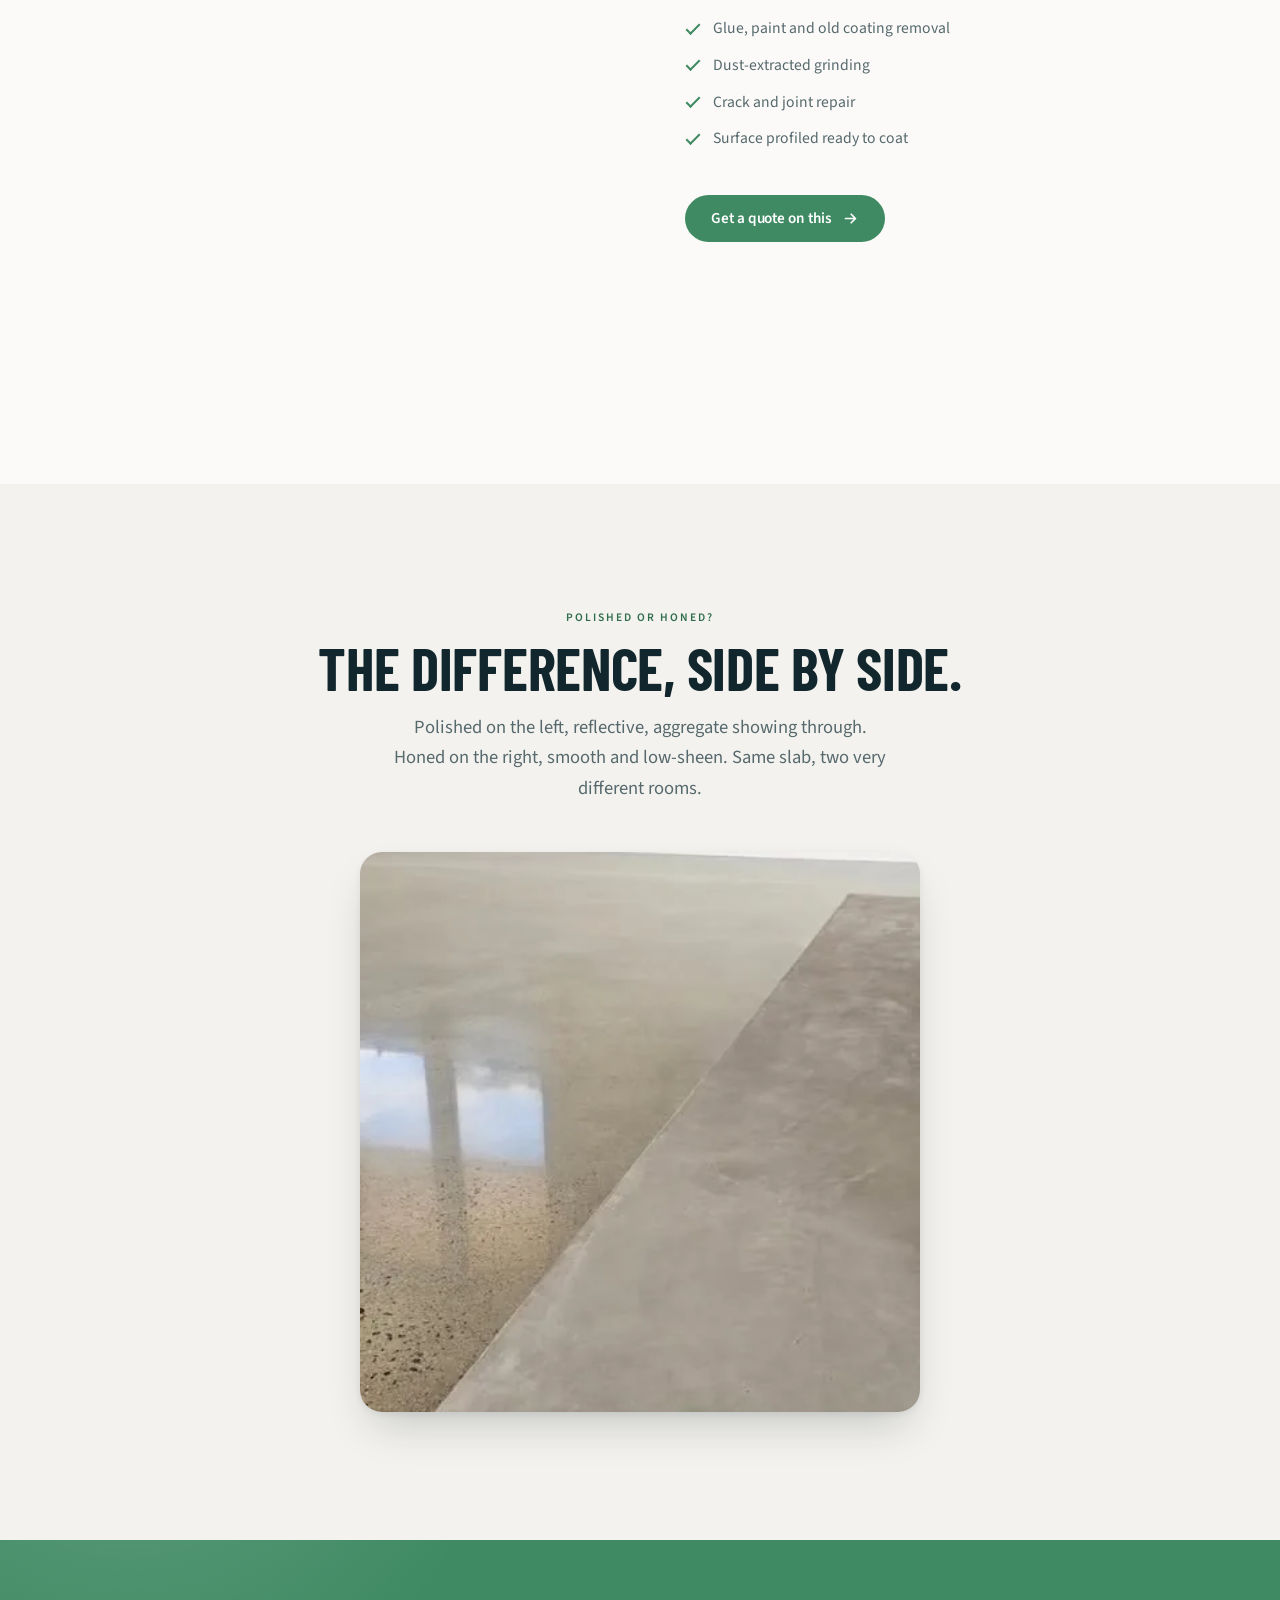
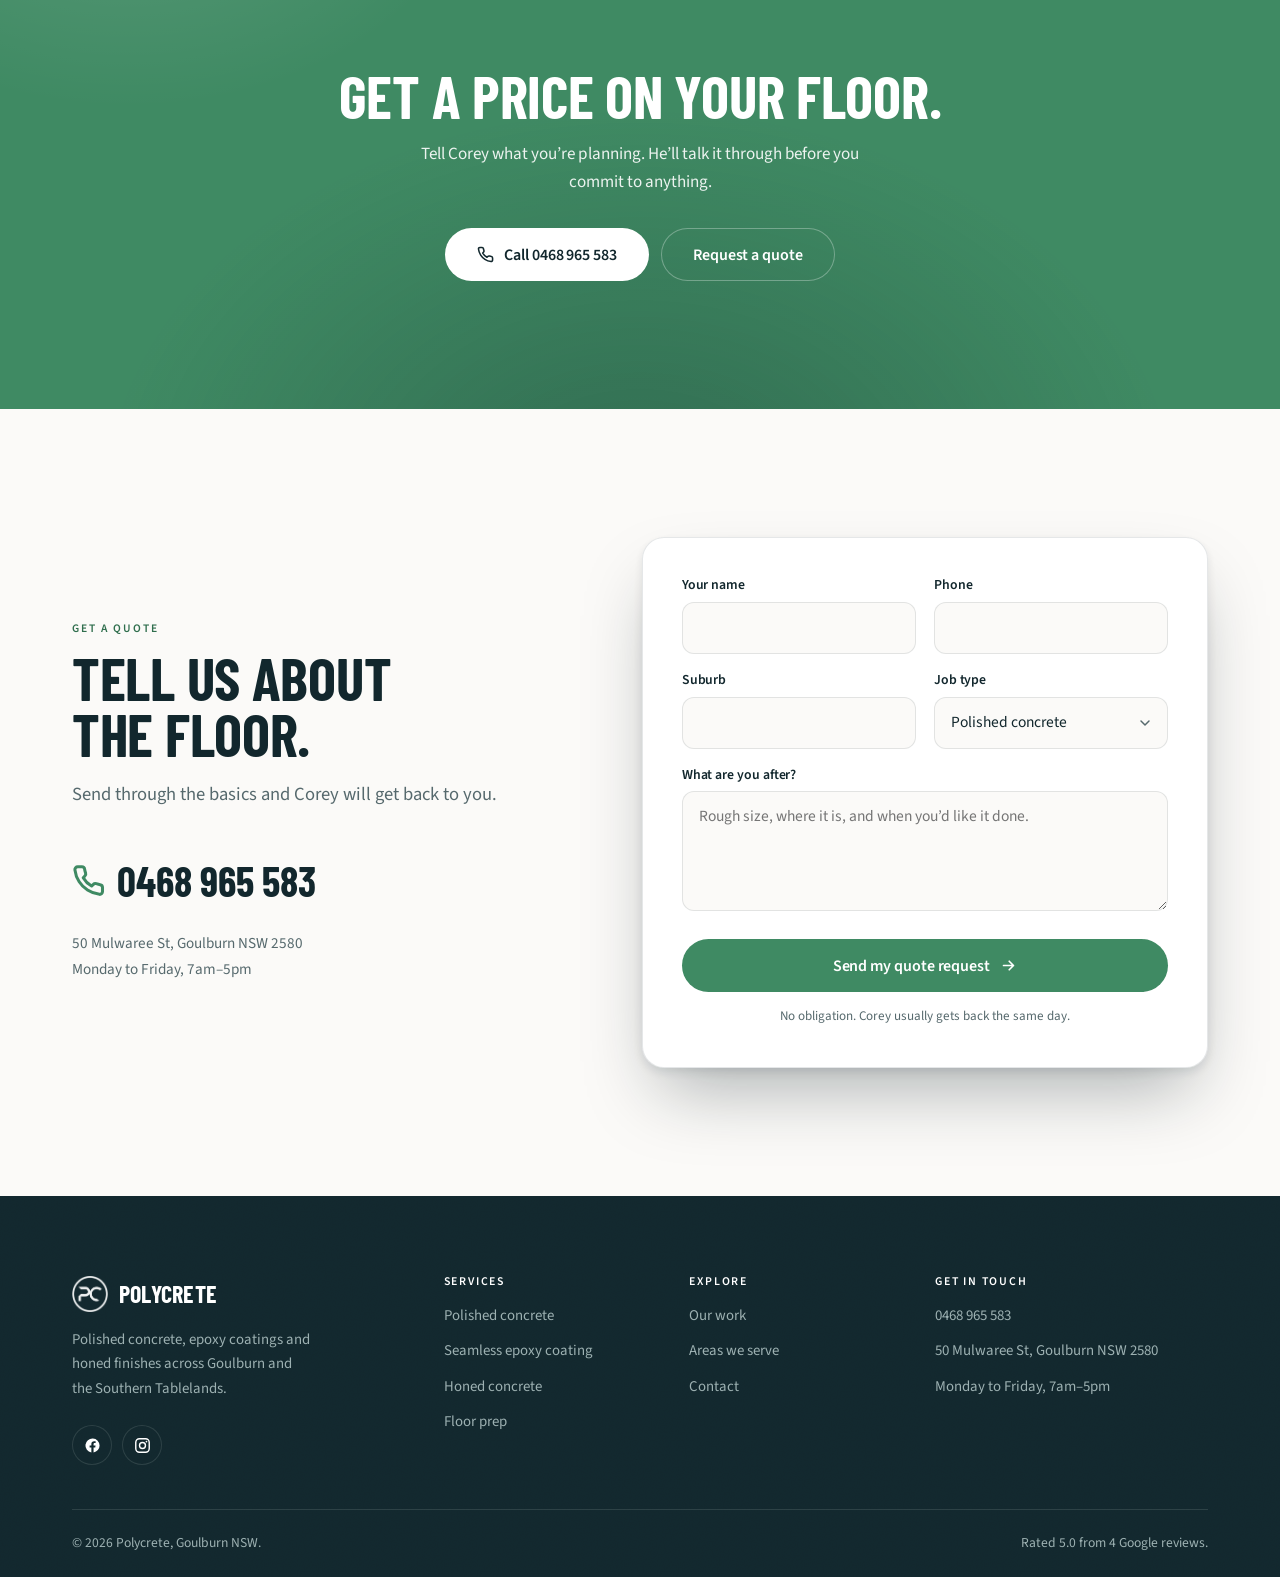
<file: services.html>
<!doctype html>
<html lang="en-AU" class="no-js">
<head>
<meta charset="utf-8">
<meta name="viewport" content="width=device-width, initial-scale=1, viewport-fit=cover">
<title>Services | Polycrete, Goulburn</title>
<meta name="description" content="Polished concrete, seamless epoxy coating, honed concrete and floor prep in Goulburn and the Southern Tablelands.">
<meta name="theme-color" content="#12272D">
<meta property="og:title" content="Services | Polycrete, Goulburn">
<meta property="og:description" content="Polished concrete, seamless epoxy coating, honed concrete and floor prep in Goulburn and the Southern Tablelands.">
<meta property="og:type" content="website">
<meta property="og:image" content="assets/img/hero-polished-build.webp">
<link rel="icon" href="assets/img/logo-dark.png">
<link rel="preload" href="assets/fonts/barlow-condensed-latin-700-normal.woff2" as="font" type="font/woff2" crossorigin>
<link rel="preload" href="assets/fonts/source-sans-3-latin-400-normal.woff2" as="font" type="font/woff2" crossorigin>
<link rel="preload" href="assets/fonts/mr-dafoe-latin-400-normal.woff2" as="font" type="font/woff2" crossorigin>
<link rel="stylesheet" href="assets/css/site.css?v=pass-lock-v18">
<script>document.documentElement.className='js'</script>
<script>addEventListener('pagereveal',function(e){var t=e.viewTransition;if(!t)return;var d=document.documentElement;d.classList.add('vt-wait');window.__vtDone=t.finished.then(function(){},function(){}).then(function(){d.classList.remove('vt-wait')})})</script>
</head>
<body>
<a class="skip" href="#main">Skip to content</a>
<header class="hdr">
  <div class="hdr-in">
    <a class="brand" href="index.html" aria-label="Polycrete home">
      <img src="assets/img/logo-light.png" alt="" width="36" height="36">
      <span>Polycrete</span>
    </a>
    <nav class="nav" aria-label="Main"><a href="index.html">Home</a><a href="services.html" class="on" aria-current="page">Services</a><a href="work.html">Our Work</a><a href="areas.html">Areas</a><a href="contact.html">Contact</a></nav>
    <div class="hdr-cta">
      <a class="btn btn-ghost" href="contact.html#quote" data-quote>Get a quote</a>
      <a class="btn btn-primary" href="tel:+61468965583"><svg viewBox="0 0 24 24" fill="none" stroke="currentColor" stroke-width="2.2" stroke-linecap="round" stroke-linejoin="round" aria-hidden="true"><path d="M22 16.9v3a2 2 0 0 1-2.2 2 19.8 19.8 0 0 1-8.6-3.1 19.5 19.5 0 0 1-6-6A19.8 19.8 0 0 1 2.1 4.2 2 2 0 0 1 4.1 2h3a2 2 0 0 1 2 1.7c.1 1 .4 1.9.7 2.8a2 2 0 0 1-.5 2.1L8.1 9.9a16 16 0 0 0 6 6l1.3-1.2a2 2 0 0 1 2.1-.5c.9.3 1.8.6 2.8.7a2 2 0 0 1 1.7 2z"/></svg><span>0468 965 583</span></a>
      <button class="burger" type="button" aria-label="Menu" aria-expanded="false"><i></i><i></i><i></i></button>
    </div>
  </div>
</header>
<div class="mnav"><a href="index.html">Home</a><a href="services.html">Services</a><a href="work.html">Our Work</a><a href="areas.html">Areas</a><a href="contact.html">Contact</a><a class="btn btn-primary" href="contact.html#quote" data-quote>Get a free quote</a></div>
<main id="main">
<section class="phero has-img" style="--pos:center 66%;--mpos:40% 70%">
  <div class="hero-media"><img src="assets/img/terrazzo-living-room.webp" alt="Polished concrete through an open-plan living area" fetchpriority="high"></div>
  <div class="phero-shade" aria-hidden="true"></div>
  <div class="grain" aria-hidden="true"></div>
  <div class="wrap hero-in">
    <div class="rv">
      <img class="phero-logo" src="assets/img/logo-light.png" alt="Polycrete" width="218" height="222">
      <nav class="crumb" aria-label="Breadcrumb"><a href="index.html">Home</a><span aria-hidden="true">/</span><span>Services</span></nav>
      <h1>What we do</h1>
      <p>Polished concrete, seamless epoxy coating, honed concrete and floor prep, across Goulburn and the Southern Tablelands.</p>
    </div>
  </div>
</section>

<section style="padding-top:clamp(32px,5vw,64px)">
  <div class="wrap">
    <div class="showcase">
      <div class="show-media" aria-hidden="true"><figure class="on"><img src="assets/img/polished-hallway-grey.webp" alt="Polished concrete" loading="eager"><span class="tag">Polished concrete</span></figure>
<figure class=""><img src="assets/img/epoxy-garage-cream.webp" alt="Seamless epoxy coating" loading="lazy"><span class="tag">Seamless epoxy coating</span></figure>
<figure class=""><img src="assets/img/outdoor-bench-honed.webp" alt="Honed concrete" loading="lazy"><span class="tag">Honed concrete</span></figure>
<figure class=""><img src="assets/img/ba-garage-mid-grinding.webp" alt="Floor prep" loading="lazy"><span class="tag">Floor prep</span></figure></div>
      <div class="steps"><article class="step on" id="s1">
  <img class="step-img" src="assets/img/polished-hallway-grey-800.webp" alt="Polished concrete" loading="lazy" width="800" height="800">
  <h2>Polished concrete</h2>
  <p class="lede">The slab you already have, ground back and polished to a mirror finish. Hard-wearing, easy to clean, and it never needs replacing like a floor covering does.</p>
  <ul class="ticks"><li>Mechanically ground and polished in stages</li><li>Gloss, satin or matt finish</li><li>Aggregate exposure to suit the look you want</li><li>Sealed and ready to live on</li></ul>
  <a class="btn btn-primary" href="#quote" data-job="Polished concrete">Get a quote on this <svg class="ar" viewBox="0 0 24 24" fill="none" stroke="currentColor" stroke-width="2.4" stroke-linecap="round" stroke-linejoin="round" aria-hidden="true"><path d="M5 12h14M13 6l6 6-6 6"/></svg></a>
</article>
<article class="step" id="s2">
  <img class="step-img" src="assets/img/epoxy-garage-cream-800.webp" alt="Seamless epoxy coating" loading="lazy" width="800" height="800">
  <h2>Seamless epoxy coating</h2>
  <p class="lede">A continuous resin floor with no joins for dirt to sit in. Built for garages, workshops and anywhere that cops traffic, oil and heavy gear.</p>
  <ul class="ticks"><li>No seams or grout lines</li><li>Flake or solid colour finishes</li><li>Resists oil, chemicals and hot tyres</li><li>Mops clean in minutes</li></ul>
  <a class="btn btn-primary" href="#quote" data-job="Seamless epoxy coating">Get a quote on this <svg class="ar" viewBox="0 0 24 24" fill="none" stroke="currentColor" stroke-width="2.4" stroke-linecap="round" stroke-linejoin="round" aria-hidden="true"><path d="M5 12h14M13 6l6 6-6 6"/></svg></a>
</article>
<article class="step" id="s3">
  <img class="step-img" src="assets/img/outdoor-bench-honed-800.webp" alt="Honed concrete" loading="lazy" width="800" height="800">
  <h2>Honed concrete</h2>
  <p class="lede">A softer, low-sheen finish with a smooth feel underfoot. Works on floors, benchtops and outdoor areas where you want the look without the glare.</p>
  <ul class="ticks"><li>Low-sheen, non-reflective surface</li><li>Benchtops, islands and outdoor bench areas</li><li>Less slip than a high-gloss polish</li><li>Sealed against stains</li></ul>
  <a class="btn btn-primary" href="#quote" data-job="Honed concrete">Get a quote on this <svg class="ar" viewBox="0 0 24 24" fill="none" stroke="currentColor" stroke-width="2.4" stroke-linecap="round" stroke-linejoin="round" aria-hidden="true"><path d="M5 12h14M13 6l6 6-6 6"/></svg></a>
</article>
<article class="step" id="s4">
  <img class="step-img" src="assets/img/ba-garage-mid-grinding-800.webp" alt="Floor prep" loading="lazy" width="800" height="800">
  <h2>Floor prep</h2>
  <p class="lede">Grinding, levelling and removing whatever was stuck down before. The part nobody sees, and the reason the finish on top lasts.</p>
  <ul class="ticks"><li>Glue, paint and old coating removal</li><li>Dust-extracted grinding</li><li>Crack and joint repair</li><li>Surface profiled ready to coat</li></ul>
  <a class="btn btn-primary" href="#quote" data-job="Floor prep">Get a quote on this <svg class="ar" viewBox="0 0 24 24" fill="none" stroke="currentColor" stroke-width="2.4" stroke-linecap="round" stroke-linejoin="round" aria-hidden="true"><path d="M5 12h14M13 6l6 6-6 6"/></svg></a>
</article></div>
    </div>
  </div>
</section>

<section class="dune">
  <div class="wrap" style="text-align:center">
    <div class="rv">
      <p class="eyebrow">Polished or honed?</p>
      <h2>The difference, side by side.</h2>
      <p class="lede" style="margin-left:auto;margin-right:auto">Polished on the left, reflective, aggregate showing through. Honed on the right, smooth and low-sheen. Same slab, two very different rooms.</p>
    </div>
    <div class="compare rv" style="--i:1"><img src="assets/img/polished-vs-honed.webp" alt="Polished concrete beside honed concrete" loading="lazy" width="414" height="414"></div>
  </div>
</section>

<section class="band">
  <div class="wrap rv">
    <h2>Get a price on your floor.</h2>
    <p>Tell Corey what you&rsquo;re planning. He&rsquo;ll talk it through before you commit to anything.</p>
    <div class="hero-btns">
      <a class="btn btn-white btn-lg" href="tel:+61468965583"><svg viewBox="0 0 24 24" fill="none" stroke="currentColor" stroke-width="2.2" stroke-linecap="round" stroke-linejoin="round" aria-hidden="true"><path d="M22 16.9v3a2 2 0 0 1-2.2 2 19.8 19.8 0 0 1-8.6-3.1 19.5 19.5 0 0 1-6-6A19.8 19.8 0 0 1 2.1 4.2 2 2 0 0 1 4.1 2h3a2 2 0 0 1 2 1.7c.1 1 .4 1.9.7 2.8a2 2 0 0 1-.5 2.1L8.1 9.9a16 16 0 0 0 6 6l1.3-1.2a2 2 0 0 1 2.1-.5c.9.3 1.8.6 2.8.7a2 2 0 0 1 1.7 2z"/></svg> Call 0468 965 583</a>
      <a class="btn btn-ghost btn-lg" href="contact.html#quote" data-quote>Request a quote</a>
    </div>
  </div>
</section>

<section id="quote">
  <div class="wrap">
    <div class="split">
      <div class="rv">
        <p class="eyebrow">Get a quote</p>
        <h2>Tell us about the floor.</h2>
        <p class="lede">Send through the basics and Corey will get back to you.</p>
        <a class="tel-big" href="tel:+61468965583"><svg viewBox="0 0 24 24" fill="none" stroke="currentColor" stroke-width="2.2" stroke-linecap="round" stroke-linejoin="round" aria-hidden="true"><path d="M22 16.9v3a2 2 0 0 1-2.2 2 19.8 19.8 0 0 1-8.6-3.1 19.5 19.5 0 0 1-6-6A19.8 19.8 0 0 1 2.1 4.2 2 2 0 0 1 4.1 2h3a2 2 0 0 1 2 1.7c.1 1 .4 1.9.7 2.8a2 2 0 0 1-.5 2.1L8.1 9.9a16 16 0 0 0 6 6l1.3-1.2a2 2 0 0 1 2.1-.5c.9.3 1.8.6 2.8.7a2 2 0 0 1 1.7 2z"/></svg><span>0468 965 583</span></a>
        <p class="info">50 Mulwaree St, Goulburn NSW 2580<br>Monday to Friday, 7am&ndash;5pm</p>
      </div>
      <form class="qform rv" style="--i:1" action="https://formsubmit.co/jahnovcar90@gmail.com" method="POST">
  <input type="hidden" name="_subject" value="New quote request from the Polycrete website">
  <input type="hidden" name="_captcha" value="false">
  <input type="hidden" name="_template" value="table">
  <input type="text" name="_honey" style="display:none" tabindex="-1" autocomplete="off">
  <div class="fld-2">
    <div class="fld"><label for="qn">Your name</label><input id="qn" name="Name" type="text" required autocomplete="name"></div>
    <div class="fld"><label for="qp">Phone</label><input id="qp" name="Phone" type="tel" required autocomplete="tel"></div>
  </div>
  <div class="fld-2">
    <div class="fld"><label for="qs">Suburb</label><input id="qs" name="Suburb" type="text" required autocomplete="address-level2"></div>
    <div class="fld"><label for="qj">Job type</label><select id="qj" name="Job type"><option>Polished concrete</option><option>Seamless epoxy coating</option><option>Honed concrete</option><option>Floor prep</option><option>Not sure yet</option></select></div>
  </div>
  <div class="fld"><label for="qd">What are you after?</label>
    <textarea id="qd" name="Job details" placeholder="Rough size, where it is, and when you&rsquo;d like it done."></textarea></div>
  <button class="btn btn-primary btn-lg" type="submit">Send my quote request <svg class="ar" viewBox="0 0 24 24" fill="none" stroke="currentColor" stroke-width="2.4" stroke-linecap="round" stroke-linejoin="round" aria-hidden="true"><path d="M5 12h14M13 6l6 6-6 6"/></svg></button>
  <p class="fine">No obligation. Corey usually gets back the same day.</p>
</form>
    </div>
  </div>
</section>
</main>
<footer class="ftr">
  <div class="grain" aria-hidden="true"></div>
  <div class="wrap">
    <div class="ftr-grid">
      <div>
        <a class="brand" href="index.html" aria-label="Polycrete home">
          <img src="assets/img/logo-light.png" alt="" width="36" height="36"><span>Polycrete</span>
        </a>
        <p class="ftr-blurb">Polished concrete, epoxy coatings and honed finishes across Goulburn and the Southern Tablelands.</p>
        <div class="socials dark" style="background:none">
          <a class="ibtn" href="https://www.facebook.com/people/Polycrete/100090141532431/" target="_blank" rel="noopener" aria-label="Polycrete on Facebook"><svg viewBox="0 0 24 24" fill="currentColor" aria-hidden="true"><path d="M22 12a10 10 0 1 0-11.6 9.9v-7H7.9V12h2.5V9.8c0-2.5 1.5-3.9 3.8-3.9 1.1 0 2.2.2 2.2.2v2.5h-1.3c-1.2 0-1.6.8-1.6 1.6V12h2.8l-.4 2.9h-2.4v7A10 10 0 0 0 22 12z"/></svg></a>
          <a class="ibtn" href="https://www.instagram.com/polycrete_/" target="_blank" rel="noopener" aria-label="Polycrete on Instagram"><svg viewBox="0 0 24 24" fill="none" stroke="currentColor" stroke-width="2" aria-hidden="true"><rect x="2.5" y="2.5" width="19" height="19" rx="5.2"/><circle cx="12" cy="12" r="4.2"/><circle cx="17.6" cy="6.4" r="1.2" fill="currentColor" stroke="none"/></svg></a>
        </div>
      </div>
      <div>
        <h4>Services</h4>
        <ul>
          <li><a href="services.html#s1">Polished concrete</a></li>
          <li><a href="services.html#s2">Seamless epoxy coating</a></li>
          <li><a href="services.html#s3">Honed concrete</a></li>
          <li><a href="services.html#s4">Floor prep</a></li>
        </ul>
      </div>
      <div>
        <h4>Explore</h4>
        <ul>
          <li><a href="work.html">Our work</a></li>
          <li><a href="areas.html">Areas we serve</a></li>
          <li><a href="contact.html">Contact</a></li>
        </ul>
      </div>
      <div>
        <h4>Get in touch</h4>
        <ul>
          <li><a href="tel:+61468965583">0468 965 583</a></li>
          <li><a href="https://www.google.com/maps/place/Polycrete/@-34.7501657,149.7295498,14z" target="_blank" rel="noopener">50 Mulwaree St, Goulburn NSW 2580</a></li>
          <li>Monday to Friday, 7am&ndash;5pm</li>
        </ul>
      </div>
    </div>
    <div class="ftr-btm">
      <span>&copy; 2026 Polycrete, Goulburn NSW.</span>
      <span>Rated 5.0 from 4 Google reviews.</span>
    </div>
  </div>
</footer>
<div class="callbar">
  <a class="btn btn-primary" href="tel:+61468965583"><svg viewBox="0 0 24 24" fill="none" stroke="currentColor" stroke-width="2.2" stroke-linecap="round" stroke-linejoin="round" aria-hidden="true"><path d="M22 16.9v3a2 2 0 0 1-2.2 2 19.8 19.8 0 0 1-8.6-3.1 19.5 19.5 0 0 1-6-6A19.8 19.8 0 0 1 2.1 4.2 2 2 0 0 1 4.1 2h3a2 2 0 0 1 2 1.7c.1 1 .4 1.9.7 2.8a2 2 0 0 1-.5 2.1L8.1 9.9a16 16 0 0 0 6 6l1.3-1.2a2 2 0 0 1 2.1-.5c.9.3 1.8.6 2.8.7a2 2 0 0 1 1.7 2z"/></svg> Call now</a>
  <a class="btn btn-ghost" href="contact.html#quote" data-quote>Get a quote</a>
</div>
<script src="assets/js/site.js?v=pass-lock-v18"></script>
</body>
</html>
</file>
<file: assets/css/site.css>
/* ==========================================================================
   Polycrete — Goulburn
   One easing family, transform + opacity only, every control has a real
   hover, press and focus state.
   ========================================================================== */

/* ---------- fonts (self-hosted, OFL) ---------- */
@font-face{font-family:'Barlow Condensed';font-style:normal;font-weight:600;font-display:swap;
  src:url(../fonts/barlow-condensed-latin-600-normal.woff2) format('woff2')}
@font-face{font-family:'Barlow Condensed';font-style:normal;font-weight:700;font-display:swap;
  src:url(../fonts/barlow-condensed-latin-700-normal.woff2) format('woff2')}
@font-face{font-family:'Source Sans 3';font-style:normal;font-weight:400;font-display:swap;
  src:url(../fonts/source-sans-3-latin-400-normal.woff2) format('woff2')}
@font-face{font-family:'Source Sans 3';font-style:normal;font-weight:500;font-display:swap;
  src:url(../fonts/source-sans-3-latin-500-normal.woff2) format('woff2')}
@font-face{font-family:'Source Sans 3';font-style:normal;font-weight:600;font-display:swap;
  src:url(../fonts/source-sans-3-latin-600-normal.woff2) format('woff2')}

@font-face{font-family:'Mr Dafoe';font-style:normal;font-weight:400;font-display:swap;
  src:url(../fonts/mr-dafoe-latin-400-normal.woff2) format('woff2')}

/* ---------- tokens ---------- */
:root{
  --ink:#12272D;
  --ink-2:#18333A;
  --ink-3:#21434B;
  --canvas:#0E1E23;
  --dune:#F4F2EE;
  --paper:#FBFAF8;
  --accent:#3F8A63;
  --accent-dk:#2F6E4D;
  --accent-soft:#8FD4AC;
  --star:#F5B83D;

  --text:#12272D;
  --text-mute:#56696D;
  --on-ink:#EAF0EE;
  --on-ink-mute:#9DB1B2;
  --line:rgba(18,39,45,.11);
  --line-ink:rgba(234,240,238,.12);

  --f-display:'Barlow Condensed','Arial Narrow',system-ui,sans-serif;
  --f-text:'Source Sans 3',system-ui,-apple-system,'Segoe UI',sans-serif;

  /* spacing — 4px base */
  --s1:4px;--s2:8px;--s3:12px;--s4:16px;--s5:24px;--s6:32px;--s7:48px;--s8:64px;--s9:96px;--s10:128px;
  --sec:clamp(72px,10vw,128px);
  --gut:clamp(16px,4vw,32px);
  --max:1200px;
  --hdr:72px;

  --r-sm:10px;--r:16px;--r-lg:22px;--pill:999px;

  /* depth: base → elevated → floating. Tinted, layered, never flat. */
  --sh-1:0 1px 2px rgba(14,30,35,.05),0 4px 14px -2px rgba(14,30,35,.07);
  --sh-2:0 2px 6px rgba(14,30,35,.06),0 22px 44px -12px rgba(14,30,35,.22);
  --sh-3:0 4px 10px rgba(14,30,35,.10),0 36px 72px -18px rgba(14,30,35,.34);
  --sh-acc:0 6px 16px -4px rgba(63,138,99,.42),0 20px 40px -12px rgba(63,138,99,.38);

  /* one easing family */
  --out:cubic-bezier(.16,1,.3,1);          /* reveals, long settles      */
  --spring:cubic-bezier(.34,1.36,.64,1);   /* hover lift, slight overshoot */
  --press:cubic-bezier(.3,0,.15,1);        /* pressing down              */
  --t-hover:.55s;
  --t-press:.12s;
}

/* ---------- base ---------- */
*,*::before,*::after{box-sizing:border-box}
html{-webkit-text-size-adjust:100%}
html.lenis,html.lenis body{height:auto}
.lenis.lenis-smooth{scroll-behavior:auto!important}
.lenis.lenis-smooth [data-lenis-prevent]{overscroll-behavior:contain}
.lenis.lenis-stopped{overflow:hidden}
/* wheel passes over the map while scrolling; the map is usable once you stop */
.lenis.lenis-scrolling iframe{pointer-events:none}

body{
  margin:0;background:var(--paper);color:var(--text);
  font:400 18px/1.65 var(--f-text);
  -webkit-font-smoothing:antialiased;-moz-osx-font-smoothing:grayscale;
  overflow-x:hidden;
}
h1,h2,h3,h4{font-family:var(--f-display);font-weight:700;margin:0;
  letter-spacing:-.005em;line-height:1;text-wrap:balance}
h1,h2{text-transform:uppercase}
h1{font-size:clamp(3rem,7.4vw,5.6rem);line-height:.93}
h2{font-size:clamp(2.3rem,5vw,3.7rem);line-height:.95}
h3{font-size:clamp(1.35rem,2vw,1.6rem);letter-spacing:0;font-weight:600;line-height:1.1}
p{margin:0 0 1em;text-wrap:pretty}
p:last-child{margin-bottom:0}
a{color:inherit}
img{max-width:100%;display:block}
::selection{background:var(--accent-soft);color:var(--ink)}
:focus-visible{outline:2px solid var(--accent);outline-offset:3px;border-radius:6px}
.dark :focus-visible,.hdr :focus-visible,.ftr :focus-visible,.callbar :focus-visible{outline-color:var(--accent-soft)}

.wrap{max-width:var(--max);margin:0 auto;padding:0 var(--gut)}
section{padding:var(--sec) 0;position:relative}
section[id]{scroll-margin-top:calc(var(--hdr) + 12px)}

.dark{background:var(--ink);color:var(--on-ink)}
.dune{background:var(--dune)}
.eyebrow{font:600 .72rem/1 var(--f-text);letter-spacing:.17em;text-transform:uppercase;
  color:var(--accent-dk);margin:0 0 var(--s4)}
.dark .eyebrow{color:var(--accent-soft)}
.lede{font-size:clamp(1.03rem,1.5vw,1.16rem);color:var(--text-mute);max-width:58ch;margin-top:var(--s4)}
.dark .lede{color:var(--on-ink-mute)}

.skip{position:absolute;left:-9999px;top:0;z-index:300;padding:12px 20px;
  background:var(--accent);color:#fff;font-weight:600;text-decoration:none;border-radius:0 0 var(--r-sm) 0}
.skip:focus{left:0}

/* grain: concrete has texture, the dark grounds get a little of it */
.grain{position:absolute;inset:0;pointer-events:none;z-index:0;opacity:.06;mix-blend-mode:overlay;
  background-image:url("data:image/svg+xml,%3Csvg xmlns='http://www.w3.org/2000/svg' width='180' height='180'%3E%3Cfilter id='n'%3E%3CfeTurbulence type='fractalNoise' baseFrequency='.85' numOctaves='3' stitchTiles='stitch'/%3E%3CfeColorMatrix values='0 0 0 0 1 0 0 0 0 1 0 0 0 0 1 0 0 0 1 0'/%3E%3C/filter%3E%3Crect width='100%25' height='100%25' filter='url(%23n)'/%3E%3C/svg%3E")}

/* ==========================================================================
   BUTTONS — the lift springs, the press is quick, the fill and the glow are
   separate layers so only opacity ever changes.
   ========================================================================== */
.btn{
  position:relative;isolation:isolate;
  display:inline-flex;align-items:center;justify-content:center;gap:10px;
  padding:15px 26px;border:0;border-radius:var(--pill);
  font:600 .95rem/1 var(--f-text);letter-spacing:-.005em;
  text-decoration:none;white-space:nowrap;cursor:pointer;
  -webkit-tap-highlight-color:transparent;user-select:none;
  transform:translate3d(0,0,0);
  transition:transform var(--t-hover) var(--spring);
}
.btn::before{content:'';position:absolute;inset:0;border-radius:inherit;z-index:-1;
  background:#fff;opacity:0;transition:opacity .4s var(--out)}
.btn::after{content:'';position:absolute;inset:0;border-radius:inherit;z-index:-2;
  box-shadow:var(--sh-2);opacity:0;transition:opacity var(--t-hover) var(--out)}
.btn svg{width:17px;height:17px;flex:none}
.btn .ar{transition:transform var(--t-hover) var(--spring)}
@media (hover:hover){
  .btn:hover{transform:translate3d(0,-2px,0)}
  .btn:hover::before{opacity:.1}
  .btn:hover::after{opacity:1}
  .btn:hover .ar{transform:translate3d(4px,0,0)}
}
.btn:active{transform:translate3d(0,0,0) scale(.97);
  transition-duration:var(--t-press);transition-timing-function:var(--press)}
.btn:active::after{opacity:.4}

.btn-primary{background:var(--accent);color:#fff}
.btn-primary::after{box-shadow:var(--sh-acc)}
.btn-white{background:#fff;color:var(--ink)}
.btn-white::before{background:var(--ink)}
@media (hover:hover){.btn-white:hover::before{opacity:.05}}
.btn-ghost{background:transparent;color:var(--text);box-shadow:inset 0 0 0 1px var(--line)}
.btn-ghost::before{background:var(--ink)}
@media (hover:hover){.btn-ghost:hover::before{opacity:.05}}
.dark .btn-ghost,.hdr .btn-ghost,.hero .btn-ghost,.band .btn-ghost,.callbar .btn-ghost,.phero .btn-ghost{
  color:#fff;box-shadow:inset 0 0 0 1px rgba(255,255,255,.3)}
.dark .btn-ghost::before,.hdr .btn-ghost::before,.hero .btn-ghost::before,.band .btn-ghost::before,
.callbar .btn-ghost::before,.phero .btn-ghost::before{background:#fff}
@media (hover:hover){
  .dark .btn-ghost:hover::before,.hdr .btn-ghost:hover::before,.hero .btn-ghost:hover::before,
  .band .btn-ghost:hover::before,.callbar .btn-ghost:hover::before,.phero .btn-ghost:hover::before{opacity:.1}
}
.btn-lg{padding:18px 32px;font-size:1rem}
.btn-sm{padding:11px 18px;font-size:.9rem}

/* small round icon buttons */
.ibtn{position:relative;isolation:isolate;width:46px;height:46px;border-radius:50%;border:0;
  display:grid;place-items:center;cursor:pointer;color:var(--text);background:transparent;
  box-shadow:inset 0 0 0 1px var(--line);
  -webkit-tap-highlight-color:transparent;
  transition:transform var(--t-hover) var(--spring)}
.ibtn::before{content:'';position:absolute;inset:0;border-radius:inherit;z-index:-1;
  background:var(--ink);opacity:0;transform:scale(.6);
  transition:opacity .35s var(--out),transform .45s var(--out)}
.ibtn svg{width:17px;height:17px;transition:transform var(--t-hover) var(--spring)}
@media (hover:hover){
  .ibtn:hover{transform:translate3d(0,-2px,0);color:#fff}
  .ibtn:hover::before{opacity:1;transform:scale(1)}
}
.ibtn:active{transform:scale(.92);transition-duration:var(--t-press);transition-timing-function:var(--press)}
.dark .ibtn{color:#fff;box-shadow:inset 0 0 0 1px var(--line-ink)}
.dark .ibtn::before{background:#fff}
@media (hover:hover){.dark .ibtn:hover{color:var(--ink)}}

/* ==========================================================================
   HEADER
   ========================================================================== */
.hdr{position:sticky;top:0;z-index:100;height:var(--hdr);view-transition-name:hdr;
  transition:transform .45s cubic-bezier(.22,1,.36,1);will-change:transform}
.hdr.hdr-hide{transform:translate3d(0,-100%,0)}
.hdr::before{content:'';position:absolute;inset:0;z-index:-1;
  background:rgba(14,30,35,.8);
  backdrop-filter:blur(16px) saturate(140%);-webkit-backdrop-filter:blur(16px) saturate(140%);
  border-bottom:1px solid var(--line-ink)}
.hdr-in{max-width:var(--max);margin:0 auto;padding:0 var(--gut);height:100%;
  display:flex;align-items:center;justify-content:space-between;gap:var(--s5)}

.brand{display:flex;align-items:center;gap:11px;text-decoration:none;flex:none;
  transition:transform var(--t-hover) var(--spring)}
.brand img{width:36px;height:36px;transition:transform .9s var(--out)}
.brand span{font:700 1.5rem/1 var(--f-display);letter-spacing:.01em;color:#fff;text-transform:uppercase}
@media (hover:hover){.brand:hover img{transform:rotate(-14deg)}}
.brand:active{transform:scale(.97);transition-duration:var(--t-press)}

.nav{display:flex;align-items:center;gap:2px}
.nav a{position:relative;isolation:isolate;padding:9px 15px;border-radius:var(--pill);
  color:#fff;text-decoration:none;font:500 .92rem/1 var(--f-text);
  opacity:.68;transition:opacity .35s var(--out),transform var(--t-hover) var(--spring)}
.nav a::before{content:'';position:absolute;inset:0;border-radius:inherit;z-index:-1;
  background:#fff;opacity:0;transform:scale(.85);
  transition:opacity .35s var(--out),transform .45s var(--out)}
@media (hover:hover){
  .nav a:hover{opacity:1}
  .nav a:hover::before{opacity:.08;transform:scale(1)}
}
.nav a:active{transform:scale(.96);transition-duration:var(--t-press)}
.nav a.on{opacity:1}
.nav a.on::after{content:'';position:absolute;left:50%;bottom:3px;width:4px;height:4px;margin-left:-2px;
  border-radius:50%;background:var(--accent-soft)}

.hdr-cta{display:flex;align-items:center;gap:10px;flex:none}
.hdr-cta .btn{padding:12px 20px;font-size:.92rem}

.burger{display:none;position:relative;isolation:isolate;width:44px;height:44px;border:0;border-radius:12px;
  background:transparent;box-shadow:inset 0 0 0 1px var(--line-ink);cursor:pointer;padding:0;
  place-items:center;transition:transform var(--t-hover) var(--spring)}
.burger:active{transform:scale(.92);transition-duration:var(--t-press)}
.burger i{display:block;width:18px;height:1.5px;background:#fff;margin:3.5px auto;
  transition:transform .45s var(--out),opacity .25s var(--out)}
.burger.open i:nth-child(1){transform:translate3d(0,5px,0) rotate(45deg)}
.burger.open i:nth-child(2){opacity:0}
.burger.open i:nth-child(3){transform:translate3d(0,-5px,0) rotate(-45deg)}

.mnav{position:fixed;top:var(--hdr);left:0;right:0;z-index:99;background:var(--ink);
  border-bottom:1px solid var(--line-ink);padding:var(--s3) var(--gut) var(--s6);
  transform:translate3d(0,-110%,0);transition:transform .55s var(--out);visibility:hidden}
.mnav.open{transform:translate3d(0,0,0);visibility:visible}
.mnav a:not(.btn){display:block;padding:16px 2px;color:var(--on-ink);text-decoration:none;
  font:700 1.8rem/1.1 var(--f-display);letter-spacing:.01em;text-transform:uppercase;border-bottom:1px solid var(--line-ink);
  opacity:0;transform:translate3d(0,-8px,0);
  transition:opacity .4s var(--out),transform .5s var(--out)}
.mnav.open a:not(.btn){opacity:1;transform:none}
.mnav.open a:nth-child(2){transition-delay:.04s}
.mnav.open a:nth-child(3){transition-delay:.08s}
.mnav.open a:nth-child(4){transition-delay:.12s}
.mnav.open a:nth-child(5){transition-delay:.16s}
.mnav .btn{margin-top:var(--s5);width:100%}

/* ==========================================================================
   HERO
   ========================================================================== */
.hero{position:relative;min-height:min(88svh,780px);display:flex;align-items:flex-end;
  overflow:hidden;background:var(--canvas);color:#fff;padding:0;margin-top:calc(var(--hdr) * -1)}
.hero-media{position:absolute;inset:-6% 0 -6% 0;will-change:transform}
.hero-media img{width:100%;height:100%;object-fit:cover;object-position:center 52%}
@media (max-width:860px){.hero-media img{object-position:center 60%}}
.hero-shade{position:absolute;inset:0;z-index:1;
  background:
    radial-gradient(75% 65% at 50% 62%,rgba(14,30,35,.82) 0%,rgba(14,30,35,.5) 50%,transparent 82%),
    linear-gradient(180deg,rgba(14,30,35,.55) 0%,rgba(14,30,35,.2) 35%,rgba(14,30,35,.88) 100%)}
.hero .grain{z-index:2}
.hero-in{position:relative;z-index:3;width:100%;max-width:var(--max);margin:0 auto;
  padding:calc(var(--hdr) + 96px) var(--gut) clamp(56px,7vw,88px);will-change:transform,opacity}
.hero h1{max-width:none;color:#fff}
.hero-in{text-align:center}
.hero p{margin-left:auto;margin-right:auto}
.hero .hero-btns{justify-content:center}
.hero h1 em{font-family:'Mr Dafoe','Brush Script MT',cursive;font-style:normal;font-weight:400;
  color:#fff;text-transform:none;font-size:1.26em;letter-spacing:-.015em;line-height:.8;
  display:inline-block;padding-right:.08em}
.hero h1{margin-bottom:.12em}
.hero p{margin-top:var(--s5);font-size:clamp(1.05rem,1.6vw,1.2rem);color:rgba(234,240,238,.86);max-width:48ch}
.hero-btns{display:flex;flex-wrap:wrap;gap:var(--s3);margin-top:var(--s6)}

/* ---------- hero entrance: badge, the words pop up one by one, then the
   script is written in left to right like a pen, then the rest ---------- */
.hw{display:inline-block;overflow:hidden;vertical-align:bottom;padding:.04em .02em .06em;margin:-.04em -.02em -.06em}
.hw > span{display:inline-block}
.hero-anim .gbadge{animation:hFade .8s var(--out) .1s backwards}
.hero-anim .hw > span{animation:hPop 1s cubic-bezier(.2,1.25,.35,1) backwards;animation-delay:calc(.3s + var(--w) * .13s)}
.hero-anim h1 em{animation:hWrite 1.35s cubic-bezier(.55,.1,.4,.95) 1.05s backwards}
.hero-anim > p{animation:hFade .9s var(--out) 1.75s backwards}
.hero-anim .hero-btns{animation:hFade .9s var(--out) 1.9s backwards}
@keyframes hFade{from{opacity:0;transform:translate3d(0,18px,0)}}
@keyframes hPop{from{transform:translate3d(0,115%,0) rotate(4deg)}}
@keyframes hWrite{
  from{clip-path:inset(-25% 100% -45% -6%);transform:translate3d(-.04em,0,0)}
  to{clip-path:inset(-25% -6% -45% -6%);transform:none}}

/* hero logo — chiselled out in white, sits where the rating badge was */
.hero-logo{width:clamp(163px,15.3vw,218px);aspect-ratio:477/486;margin:0 auto var(--s5)}
.hero-logo svg{display:block;width:100%;height:100%;overflow:visible}
.hero-logo polygon,.hero-logo circle{will-change:transform,opacity}

/* ---------- review banner: replaces the four badges ---------- */
.rbanner{position:relative;isolation:isolate;display:flex;align-items:center;justify-content:center;
  gap:14px;padding:22px var(--gut);background:var(--ink-2);border-top:1px solid var(--line-ink);
  color:#fff;text-decoration:none;flex-wrap:wrap}
.rbanner::before{content:'';position:absolute;inset:0;z-index:-1;background:#fff;opacity:0;
  transition:opacity .45s var(--out)}
.rb-stars{color:var(--star);font-size:1.45rem;letter-spacing:4px;line-height:1;
  text-shadow:0 0 18px rgba(245,184,61,.35);transition:transform .6s var(--spring)}
.rb-score{font:700 1.7rem/1 var(--f-display);letter-spacing:.01em}
.rb-txt{font:600 .95rem/1 var(--f-text);letter-spacing:.14em;text-transform:uppercase;color:var(--on-ink-mute);
  transition:color .35s var(--out)}
@media (hover:hover){
  .rbanner:hover::before{opacity:.035}
  .rbanner:hover .rb-stars{transform:scale(1.06)}
  .rbanner:hover .rb-txt{color:#fff}
}
.rbanner:active .rb-stars{transform:scale(.97);transition-duration:var(--t-press)}
.rbanner:focus-visible{outline:2px solid var(--accent-soft);outline-offset:-4px;border-radius:0}

/* the rating badge — looks exactly as it always has at rest */
.gbadge{position:relative;isolation:isolate;display:inline-flex;align-items:center;gap:11px;
  padding:8px 17px 8px 13px;margin-bottom:var(--s5);border-radius:var(--pill);
  background:rgba(255,255,255,.12);box-shadow:inset 0 0 0 1px rgba(255,255,255,.22);
  backdrop-filter:blur(8px);-webkit-backdrop-filter:blur(8px);
  color:#fff;text-decoration:none;font-size:.87rem;line-height:1;cursor:pointer;
  transition:transform var(--t-hover) var(--spring)}
.gbadge::before{content:'';position:absolute;inset:0;border-radius:inherit;z-index:-1;
  background:#fff;opacity:0;transition:opacity .4s var(--out)}
@media (hover:hover){.gbadge:hover::before{opacity:.08}}
.gbadge:active{transform:scale(.97);transition-duration:var(--t-press)}
.gbadge b{font-weight:600}
.gbadge span{color:rgba(255,255,255,.75)}
.gbadge .stars{color:var(--star)}
.stars{color:var(--star);letter-spacing:2px}

/* ---------- trust strip ---------- */
.strip{background:var(--ink-2);color:var(--on-ink);padding:0;border-top:1px solid var(--line-ink)}
.strip-in{max-width:var(--max);margin:0 auto;padding:26px var(--gut);
  display:grid;grid-template-columns:repeat(4,1fr);gap:var(--s5)}
.strip-i{display:flex;align-items:center;gap:12px;font:600 .94rem/1.3 var(--f-text);letter-spacing:-.01em}
.strip-i svg{width:19px;height:19px;color:var(--accent-soft);flex:none}

/* ==========================================================================
   SECTION HEADS, CARDS
   ========================================================================== */
.sec-head{display:flex;align-items:flex-end;justify-content:space-between;gap:var(--s6);
  flex-wrap:wrap;margin-bottom:clamp(36px,5vw,56px)}
.sec-head>div{max-width:62ch}

.cards{display:grid;grid-template-columns:repeat(4,1fr);gap:18px}
.card{position:relative;isolation:isolate;display:flex;flex-direction:column;
  background:var(--paper);border-radius:var(--r-lg);overflow:hidden;
  text-decoration:none;color:inherit;box-shadow:var(--sh-1),inset 0 0 0 1px var(--line);
  transform:translate3d(0,0,0);transition:transform .7s var(--spring)}
.card::after{content:'';position:absolute;inset:0;border-radius:inherit;z-index:-1;
  box-shadow:var(--sh-3);opacity:0;transition:opacity .6s var(--out)}
@media (hover:hover){
  .card:hover{transform:translate3d(0,-7px,0)}
  .card:hover::after{opacity:1}
  .card:hover .media img{transform:scale(1.06)}
  .card:hover .more .ar{transform:translate3d(4px,0,0)}
}
.card:active{transform:translate3d(0,-2px,0) scale(.99);transition-duration:.18s;transition-timing-function:var(--press)}
.card-b{padding:22px 22px 26px}
.card-b h3{margin-bottom:var(--s2)}
.card-b p{font-size:.94rem;line-height:1.6;color:var(--text-mute)}
.more{margin-top:var(--s4);display:inline-flex;align-items:center;gap:7px;
  font:600 .88rem/1 var(--f-text);color:var(--accent-dk)}
.more .ar{width:14px;height:14px;transition:transform var(--t-hover) var(--spring)}

/* image treatment: a soft tonal floor and a whisper of ink, so photographs
   from different phones sit together */
.media{position:relative;overflow:hidden;background:var(--dune);aspect-ratio:4/3}
.media img{width:100%;height:100%;object-fit:cover;object-position:center 64%;
  transition:transform 1.2s var(--out)}
.media::before{content:'';position:absolute;inset:0;z-index:1;pointer-events:none;
  background:var(--ink);mix-blend-mode:multiply;opacity:.07}
.media::after{content:'';position:absolute;inset:0;z-index:1;pointer-events:none;
  background:linear-gradient(to top,rgba(14,30,35,.28),transparent 46%)}

/* ==========================================================================
   THE PASSES — the signature section. The floor polishes as you scroll.
   The image is sticky in CSS; the steps scroll past it in normal flow and
   whichever one crosses the middle of the screen becomes the active stage.
   ========================================================================== */
.pass{background:var(--canvas);color:var(--on-ink);padding:clamp(64px,9vw,120px) 0}
.pass-wrap{width:min(100%,1440px);margin:0 auto;padding:0 var(--gut)}
.pass .eyebrow{color:#fff;font-size:clamp(1.05rem,1.5vw,1.35rem);letter-spacing:.12em;padding-left:clamp(20px,3vw,40px)}
.pass-grid{display:grid;grid-template-columns:minmax(0,1fr) minmax(0,2fr);
  gap:clamp(24px,4vw,64px);margin-top:clamp(28px,4vw,56px)}
.pass-list{list-style:none;margin:0;padding:0}
.pass-step{position:relative;display:flex;flex-direction:column;justify-content:center;
  min-height:64svh;padding-left:clamp(20px,3vw,40px)}
.pass-step:first-child{padding-top:0}
.pass-inline{display:none}
.pass-number{position:relative;margin:0;font:700 clamp(3.6rem,6vw,6rem)/.9 var(--f-display);
  letter-spacing:.02em;color:rgba(234,240,238,.15)}
.pass-number::before,.pass-number::after{content:attr(data-n)}
.pass-number::after{position:absolute;left:0;top:0;color:var(--accent-soft);opacity:0;
  transition:opacity .5s ease}
.pass-step.on .pass-number::after{opacity:1}
.pass-txt .pass-title,.pass-step .pass-title{max-width:none;color:#fff;margin:14px 0 0;
  font-size:clamp(1.55rem,2.35vw,2.2rem)}
.pass-step .pass-detail{max-width:34ch;margin:12px 0 0;color:var(--on-ink-mute);
  font-size:clamp(.95rem,1.2vw,1.05rem);line-height:1.6}
.pass-side{min-width:0}
.pass-sticky{position:sticky;top:calc(var(--hdr) + 24px)}
.pass-panel{position:relative;width:100%;height:min(70svh,680px);overflow:hidden;
  border-radius:var(--r-lg);background:var(--ink-2);isolation:isolate}
.pass-panel::after{content:'';position:absolute;inset:0;z-index:2;pointer-events:none;
  background:linear-gradient(to top,rgba(14,30,35,.7),transparent 45%)}
.pass-image{position:absolute;inset:0;z-index:0;display:block;width:100%;height:100%;object-fit:cover;
  object-position:center 58%;opacity:0}
/* the incoming photo fades in over the outgoing one (layered by script), which is removed once covered:
   nothing moves or dips, it just looks like the floor changing */
.pass-image.on{opacity:1;transition:opacity .45s ease-out}
.pass-meter{position:absolute;z-index:3;left:20px;right:20px;bottom:18px;display:flex;gap:8px}
.pass-meter-segment{display:block;flex:1;height:4px;border-radius:4px;background:rgba(255,255,255,.22);overflow:hidden}
.pass-meter i{display:block;width:100%;height:100%;border-radius:inherit;background:var(--accent-soft);
  transform:scaleX(0);transform-origin:left center;transition:transform .26s ease-in}
.pass-meter i.on{transform:scaleX(1);transition:transform .52s cubic-bezier(.45,.05,.25,1)}
.pass-grid.snap .pass-image,.pass-grid.snap .pass-step,.pass-grid.snap .pass-meter i{transition:none!important}

/* Desktop: one pinned stage. The photo sits centred on the page, the step text sits on
   the photo, and the section is tall enough to give each step one screen of scroll. */
@media (min-width:861px){
  .pass-wrap{--ph:min(76svh,740px);--pw:min(1160px,100%);
    --T:calc(var(--hdr) + (100svh - var(--hdr) - var(--ph)) / 2)}
  /* the heading stays pinned above the photo for the whole section */
  .pass .eyebrow{position:sticky;top:max(calc(var(--hdr) + 12px),calc(var(--T) - 52px));z-index:5;
    width:var(--pw);margin-left:auto;margin-right:auto;padding-left:0}
  .pass-grid{--n:3;
    display:grid;grid-template-columns:minmax(0,1fr);gap:0;
    height:calc(var(--ph) + (var(--n) - 1) * 100svh)}
  .pass-side{grid-area:1/1;position:relative;z-index:1}
  .pass-sticky{position:sticky;top:var(--T);width:var(--pw);height:var(--ph);margin:0 auto}
  .pass-panel{height:100%}
  .pass-list{grid-area:1/1;align-self:start;position:sticky;top:var(--T);z-index:3;
    width:var(--pw);height:var(--ph);margin:0 auto;pointer-events:none}
  .pass-step{position:absolute;left:0;right:0;bottom:48px;min-height:0;
    padding:0 clamp(28px,3.5vw,56px);opacity:0;
    transition:opacity .2s ease}
  .pass-step:first-child{padding-top:0}
  .pass-step.on{opacity:1;transition:opacity .3s ease}
  .pass-number{font-size:clamp(2.8rem,4.4vw,4.4rem)}
  .pass-step .pass-detail{color:rgba(234,240,238,.9);max-width:40ch}
  /* a touch larger than the frame so the photo's edges (and anything stamped on them) stay out of view;
     it never moves: stages only cross-fade, as if the floor itself is changing */
  .pass-image{will-change:opacity;transform:scale(1.09)}
}

/* ==========================================================================
   RAIL, BEFORE/AFTER, GALLERY, LIGHTBOX
   ========================================================================== */
.rail{display:flex;gap:16px;overflow-x:auto;scroll-snap-type:x mandatory;
  padding-bottom:6px;scrollbar-width:none;-ms-overflow-style:none;overscroll-behavior-x:contain}
.rail::-webkit-scrollbar{display:none}
.rail figure{margin:0;flex:0 0 min(78vw,420px);scroll-snap-align:start}
.rail .media{border-radius:var(--r-lg)}
.rail figcaption{margin-top:11px;font-size:.88rem;color:var(--text-mute)}
@media (hover:hover){.rail figure:hover .media img{transform:scale(1.04)}}
.rail-nav{display:flex;gap:10px;margin-top:var(--s5)}
.rail-dots{display:none}
/* the slideshow runs out past the content column to the edge of the screen */
[data-rail]{--side:calc(max(0px,(100vw - var(--max)) / 2) + var(--gut))}
[data-rail] .rail{margin:0 calc(var(--side) * -1);padding:0 var(--side) 6px;scroll-padding-inline:var(--side)}

.ba{position:relative;border-radius:var(--r-lg);overflow:hidden;user-select:none;
  touch-action:pan-y;cursor:ew-resize;background:var(--ink-2);aspect-ratio:4/3;box-shadow:var(--sh-2)}
.ba img{position:absolute;inset:0;width:100%;height:100%;object-fit:cover;pointer-events:none}
.ba-after{clip-path:inset(0 0 0 50%)}
.ba-line{position:absolute;top:0;bottom:0;left:0;width:2px;margin-left:-1px;background:#fff;
  box-shadow:0 0 0 1px rgba(18,39,45,.15);pointer-events:none;will-change:transform}
.ba-grip{position:absolute;top:50%;left:0;width:52px;height:52px;margin:-26px 0 0 -26px;border-radius:50%;
  background:#fff;color:var(--ink);display:grid;place-items:center;pointer-events:none;
  box-shadow:0 4px 18px rgba(14,30,35,.3);will-change:transform}
.ba-grip svg{width:20px;height:20px;transition:transform .45s var(--spring)}
.ba.drag .ba-grip svg{transform:scale(.86)}
.ba-tag{position:absolute;bottom:14px;padding:7px 14px;border-radius:var(--pill);
  background:rgba(14,30,35,.76);color:#fff;font:600 .72rem/1 var(--f-text);
  letter-spacing:.1em;text-transform:uppercase;pointer-events:none;
  backdrop-filter:blur(6px);-webkit-backdrop-filter:blur(6px)}
.ba-tag.l{left:14px}.ba-tag.r{right:14px}

.ggrid{columns:3;column-gap:16px}
.ggrid figure{position:relative;isolation:isolate;margin:0 0 16px;break-inside:avoid;overflow:hidden;
  border-radius:var(--r-lg);cursor:zoom-in;background:var(--dune);
  transform:translate3d(0,0,0);transition:transform .7s var(--spring)}
.ggrid figure::after{content:'';position:absolute;inset:0;z-index:2;pointer-events:none;
  background:linear-gradient(to top,rgba(14,30,35,.82),transparent 52%);
  opacity:0;transition:opacity .5s var(--out)}
.ggrid img{width:100%;height:auto;transition:transform 1.2s var(--out)}
.ggrid figcaption{position:absolute;left:0;right:0;bottom:0;z-index:3;padding:0 18px 16px;
  color:#fff;font:500 .88rem/1.4 var(--f-text);
  opacity:0;transform:translate3d(0,10px,0);transition:opacity .45s var(--out),transform .55s var(--out)}
@media (hover:hover){
  .ggrid figure:hover{transform:translate3d(0,-4px,0)}
  .ggrid figure:hover img{transform:scale(1.04)}
  .ggrid figure:hover::after{opacity:1}
  .ggrid figure:hover figcaption{opacity:1;transform:none}
}
.ggrid figure:active{transform:scale(.985);transition-duration:.18s}
.ggrid figure:focus-visible{outline:2px solid var(--accent);outline-offset:3px}

.lb{position:fixed;inset:0;z-index:300;display:grid;place-items:center;padding:24px;
  background:rgba(8,18,21,.94);cursor:zoom-out;
  opacity:0;visibility:hidden;transition:opacity .45s var(--out),visibility 0s linear .45s}
.lb.on{opacity:1;visibility:visible;transition:opacity .45s var(--out),visibility 0s}
.lb img{max-width:100%;max-height:88svh;border-radius:12px;object-fit:contain;
  transform:scale(.95);opacity:0;transition:transform .6s var(--out),opacity .45s var(--out)}
.lb.on img{transform:none;opacity:1}
.lb .ibtn{position:absolute;top:18px;right:18px;color:#fff;box-shadow:inset 0 0 0 1px rgba(255,255,255,.3)}
.lb .ibtn::before{background:#fff}
@media (hover:hover){.lb .ibtn:hover{color:var(--ink)}}

/* ==========================================================================
   REVIEWS
   ========================================================================== */
.reviews .grain{z-index:0}
.reviews .wrap{position:relative;z-index:1}
.rev-top{display:flex;align-items:center;gap:20px;flex-wrap:wrap;margin-bottom:40px}
.rev-score{font:700 4.2rem/1 var(--f-display);letter-spacing:-.01em;font-variant-numeric:tabular-nums}
.rev-meta .stars{font-size:1.05rem;letter-spacing:3px}
.rev-meta p{margin:4px 0 0;font-size:.92rem;color:var(--on-ink-mute)}
.rev-grid{display:grid;grid-template-columns:repeat(2,1fr);gap:16px}
.rev{position:relative;isolation:isolate;margin:0;padding:28px;border-radius:var(--r-lg);
  background:var(--ink-2);box-shadow:inset 0 0 0 1px var(--line-ink);
  transform:translate3d(0,0,0);transition:transform .7s var(--spring)}
.rev::before{content:'';position:absolute;inset:0;border-radius:inherit;z-index:-1;
  background:var(--ink-3);opacity:0;transition:opacity .5s var(--out)}
.rev::after{content:'';position:absolute;inset:0;border-radius:inherit;z-index:-2;
  box-shadow:0 30px 60px -20px rgba(0,0,0,.5);opacity:0;transition:opacity .6s var(--out)}
@media (hover:hover){
  .rev:hover{transform:translate3d(0,-5px,0)}
  .rev:hover::before,.rev:hover::after{opacity:1}
}
.rev .stars{font-size:.9rem;margin-bottom:12px}
.rev p{font-size:1.02rem;line-height:1.62;color:var(--on-ink);margin:0}
.rev footer{margin-top:18px;display:flex;align-items:center;gap:12px}
.rev-av{width:36px;height:36px;border-radius:50%;background:var(--accent);color:#fff;
  display:grid;place-items:center;font:600 .8rem/1 var(--f-text);flex:none}
.rev-nm{font:600 .9rem/1.2 var(--f-text);color:#fff}
.rev-dt{font-size:.8rem;color:var(--on-ink-mute)}

/* ==========================================================================
   SPLIT, MAP, FORM, INFO
   ========================================================================== */
.split{display:grid;grid-template-columns:1fr 1.12fr;gap:clamp(32px,5vw,72px);align-items:center}
.split.top{align-items:start}

.map{border-radius:var(--r-lg);overflow:hidden;box-shadow:var(--sh-2),inset 0 0 0 1px var(--line);
  background:var(--dune);aspect-ratio:5/4}
.map iframe{display:block;width:100%;height:100%;border:0;filter:grayscale(.25) contrast(1.02)}

.tel-big{display:inline-flex;align-items:center;gap:12px;margin-top:var(--s6);
  font:700 clamp(1.9rem,3.6vw,2.6rem)/1 var(--f-display);letter-spacing:0;color:var(--text);
  text-decoration:none;transition:transform var(--t-hover) var(--spring)}
.tel-big svg{width:.8em;height:.8em;color:var(--accent);transition:transform .6s var(--spring)}
@media (hover:hover){
  .tel-big:hover svg{transform:rotate(-12deg) scale(1.08)}
}
.tel-big:active{transform:scale(.98);transition-duration:var(--t-press)}
.info{margin-top:var(--s5);font-size:.95rem;line-height:1.7;color:var(--text-mute)}
.info a{color:var(--text-mute);text-underline-offset:3px}

.qform{position:relative;background:#fff;border-radius:var(--r-lg);padding:clamp(24px,4vw,40px);
  box-shadow:var(--sh-3),inset 0 0 0 1px var(--line)}
.fld{margin-bottom:18px}
.fld label{display:block;margin-bottom:7px;font:600 .86rem/1.3 var(--f-text);letter-spacing:-.005em}
.fld input,.fld select,.fld textarea{width:100%;padding:14px 16px;border:1px solid var(--line);
  border-radius:12px;background:var(--paper);color:var(--text);font:400 .97rem/1.4 var(--f-text);
  -webkit-appearance:none;appearance:none}
.fld select{background-image:url("data:image/svg+xml,%3Csvg xmlns='http://www.w3.org/2000/svg' viewBox='0 0 24 24' fill='none' stroke='%2356696D' stroke-width='2.2' stroke-linecap='round' stroke-linejoin='round'%3E%3Cpath d='M6 9l6 6 6-6'/%3E%3C/svg%3E");
  background-repeat:no-repeat;background-position:right 14px center;background-size:16px;padding-right:42px}
.fld textarea{min-height:120px;resize:vertical}
.fld input:hover,.fld select:hover,.fld textarea:hover{border-color:rgba(18,39,45,.24)}
.fld input:focus,.fld select:focus,.fld textarea:focus{outline:none;border-color:var(--accent);
  box-shadow:0 0 0 3px rgba(63,138,99,.16);background:#fff}
.fld-2{display:grid;grid-template-columns:1fr 1fr;gap:18px}
.qform .btn{width:100%}
.fine{margin:14px 0 0;text-align:center;font-size:.82rem;color:var(--text-mute)}

.icards{display:grid;grid-template-columns:repeat(3,1fr);gap:16px}
.icard{position:relative;isolation:isolate;padding:28px;border-radius:var(--r-lg);background:var(--paper);
  box-shadow:var(--sh-1),inset 0 0 0 1px var(--line);text-decoration:none;color:inherit;display:block;
  transform:translate3d(0,0,0);transition:transform .7s var(--spring)}
.icard::after{content:'';position:absolute;inset:0;border-radius:inherit;z-index:-1;
  box-shadow:var(--sh-3);opacity:0;transition:opacity .6s var(--out)}
a.icard:hover{transform:translate3d(0,-5px,0)}
a.icard:hover::after{opacity:1}
a.icard:active{transform:scale(.99);transition-duration:.18s}
.icard svg{width:22px;height:22px;color:var(--accent)}
.icard h3{margin:var(--s4) 0 var(--s2)}
.icard p{margin:0;color:var(--text-mute);font-size:.96rem}
.icard strong{color:var(--accent-dk);font-weight:600}

/* ==========================================================================
   SERVICES — the photo holds while the finishes scroll past it
   ========================================================================== */
.showcase{display:grid;grid-template-columns:1.05fr 1fr;gap:clamp(32px,5vw,80px);align-items:start}
.show-media{position:sticky;top:calc(var(--hdr) + 32px);height:calc(100svh - var(--hdr) - 64px);
  max-height:720px;border-radius:var(--r-lg);overflow:hidden;background:var(--ink-2);box-shadow:var(--sh-3)}
.show-media figure{position:absolute;inset:0;margin:0;opacity:0;transform:scale(1.04);
  transition:opacity .9s var(--out),transform 1.4s var(--out)}
.show-media figure.on{opacity:1;transform:none}
.show-media img{width:100%;height:100%;object-fit:cover;object-position:center 62%}
.show-media .tag{position:absolute;left:18px;bottom:18px;z-index:2;padding:8px 14px;border-radius:var(--pill);
  background:rgba(14,30,35,.72);color:#fff;font:600 .74rem/1 var(--f-text);letter-spacing:.1em;
  text-transform:uppercase;backdrop-filter:blur(6px);-webkit-backdrop-filter:blur(6px)}
.show-media::after{content:'';position:absolute;inset:0;z-index:1;pointer-events:none;
  background:linear-gradient(to top,rgba(14,30,35,.45),transparent 40%)}
.steps{display:flex;flex-direction:column}
.step{min-height:78svh;display:flex;flex-direction:column;justify-content:center;padding:var(--s8) 0;
  opacity:.32;transition:opacity .7s var(--out)}
.step.on{opacity:1}
.step:first-child{min-height:62svh;justify-content:flex-start;padding-top:var(--s7)}
.step:last-child{min-height:70svh}
.step .step-img{display:none}
.ticks{list-style:none;margin:var(--s5) 0 0;padding:0}
.ticks li{position:relative;padding-left:28px;margin-bottom:11px;font-size:.98rem;color:var(--text-mute)}
.ticks li::before{content:'';position:absolute;left:1px;top:.5em;width:14px;height:7px;
  border-left:2px solid var(--accent);border-bottom:2px solid var(--accent);transform:rotate(-45deg)}
.step .btn{margin-top:var(--s6);align-self:flex-start}

.compare{max-width:560px;margin:var(--s7) auto 0;border-radius:var(--r-lg);overflow:hidden;box-shadow:var(--sh-2)}
.compare img{width:100%;height:auto}

/* ==========================================================================
   PAGE HERO (inner pages)
   ========================================================================== */
.phero{position:relative;overflow:hidden;background:var(--canvas);color:#fff;
  padding:calc(var(--hdr) + clamp(48px,7vw,88px)) 0 clamp(52px,7vw,84px);margin-top:calc(var(--hdr) * -1)}
.phero::before{content:'';position:absolute;inset:0;z-index:0;pointer-events:none;
  background:
    radial-gradient(52% 70% at 88% 8%,rgba(63,138,99,.30) 0%,transparent 70%),
    radial-gradient(40% 55% at 70% 100%,rgba(143,212,172,.10) 0%,transparent 70%),
    radial-gradient(60% 80% at 0% 0%,rgba(33,67,75,.65) 0%,transparent 70%)}
.phero .grain{z-index:1}
.phero .wrap{position:relative;z-index:2}
.phero h1{font-size:clamp(2.9rem,6.4vw,4.8rem);max-width:16ch}
.phero p{margin-top:var(--s5);color:var(--on-ink-mute);font-size:clamp(1.03rem,1.5vw,1.14rem);max-width:58ch}
.phero.has-img{min-height:100svh;display:flex;align-items:center}
.phero.has-img::before{display:none}
.phero.has-img .wrap{width:100%;padding-top:0;padding-bottom:0}
.phero .hero-media img{object-position:var(--pos)}
.phero-shade{position:absolute;inset:0;z-index:1;pointer-events:none;
  background:
    radial-gradient(70% 75% at 50% 72%,rgba(14,30,35,.85) 0%,rgba(14,30,35,.5) 52%,transparent 85%),
    linear-gradient(180deg,rgba(14,30,35,.6) 0%,rgba(14,30,35,.15) 38%,rgba(14,30,35,.85) 100%)}
/* static logo at the top of each page header (home has the chiselled version) */
.phero-logo{display:block;width:clamp(163px,15.3vw,218px);height:auto;aspect-ratio:477/486;margin:0 auto var(--s5);
  filter:drop-shadow(0 2px 7px rgba(6,16,15,.55))}
/* page headers are centred, like the home hero */
.phero .wrap{text-align:center}
.phero .crumb{justify-content:center}
.phero h1,.phero p{margin-left:auto;margin-right:auto}
.phero.has-img p{color:rgba(234,240,238,.88)}
.phero.has-img .crumb{color:rgba(234,240,238,.9);text-shadow:0 1px 8px rgba(14,30,35,.6)}
.phero.has-img .crumb a{opacity:1}
.phero.has-img{align-items:flex-start;padding-top:calc(var(--hdr) + 96px);padding-bottom:calc(var(--hdr) + 24px)}
@media (max-width:860px){.phero .hero-media img{object-position:var(--mpos)}
  .phero.has-img{min-height:100svh;padding-top:calc(var(--hdr) + 72px)}}
.crumb{display:flex;gap:8px;margin-bottom:var(--s5);font:500 .84rem/1 var(--f-text);color:var(--on-ink-mute)}
.crumb a{text-decoration:none;opacity:.8;transition:opacity .3s var(--out)}
.crumb a:hover{opacity:1;color:#fff}

/* ==========================================================================
   CTA BAND, FOOTER, CALL BAR
   ========================================================================== */
.band{position:relative;overflow:hidden;background:var(--accent);color:#fff;text-align:center}
.band::before{content:'';position:absolute;inset:0;pointer-events:none;
  background:radial-gradient(60% 120% at 50% 120%,rgba(14,30,35,.28),transparent 70%),
             radial-gradient(40% 80% at 10% -20%,rgba(255,255,255,.14),transparent 70%)}
.band .wrap{position:relative}
.band h2{color:#fff}
.band p{margin:var(--s4) auto 0;max-width:52ch;color:rgba(255,255,255,.9);font-size:1.07rem}
.band .hero-btns{justify-content:center}

.ftr{position:relative;overflow:hidden;background:var(--ink);color:var(--on-ink-mute);padding:clamp(56px,7vw,80px) 0 0}
.ftr .grain{z-index:0}
.ftr .wrap{position:relative;z-index:1}
.ftr-grid{display:grid;grid-template-columns:1.6fr 1fr 1fr 1.3fr;gap:36px;padding-bottom:44px}
.ftr .brand{margin-bottom:var(--s4)}
.ftr h4{margin-bottom:var(--s4);font:600 .74rem/1 var(--f-text);letter-spacing:.15em;text-transform:uppercase;color:#fff}
.ftr ul{list-style:none;margin:0;padding:0}
.ftr li{margin-bottom:11px;font-size:.93rem}
.ftr a{position:relative;color:var(--on-ink-mute);text-decoration:none;
  display:inline-block;transition:transform .5s var(--spring)}
.ftr a:not(.brand):not(.ibtn)::after{content:'';position:absolute;left:0;right:0;bottom:-2px;height:1px;background:currentColor;
  transform:scaleX(0);transform-origin:right center;transition:transform .5s var(--out)}
@media (hover:hover){
  .ftr a:not(.brand):not(.ibtn):hover{color:#fff}
  .ftr a:not(.brand):not(.ibtn):hover::after{transform:scaleX(1);transform-origin:left center}
}
.ftr a:active{transform:scale(.97);transition-duration:var(--t-press)}
.ftr-blurb{font-size:.93rem;line-height:1.65;max-width:34ch}
.socials{display:flex;gap:10px;margin-top:var(--s5)}
.socials .ibtn{width:40px;height:40px}
.socials .ibtn svg{width:17px;height:17px}
.ftr .ibtn{display:grid;color:#fff}
.ftr .brand{display:inline-flex}
.ftr-btm{display:flex;justify-content:space-between;flex-wrap:wrap;gap:var(--s4);
  border-top:1px solid var(--line-ink);padding:22px 0 calc(22px + env(safe-area-inset-bottom));font-size:.85rem}

.callbar{display:none;position:fixed;left:0;right:0;bottom:0;z-index:95;gap:10px;
  padding:11px var(--gut) calc(11px + env(safe-area-inset-bottom));view-transition-name:callbar;
  background:rgba(14,30,35,.94);border-top:1px solid var(--line-ink);
  backdrop-filter:blur(16px);-webkit-backdrop-filter:blur(16px)}
.callbar .btn{flex:1;padding:15px 10px}

/* ==========================================================================
   REVEALS — once only, never replayed
   ========================================================================== */
.js .rv{opacity:0;transform:translate3d(0,28px,0);
  transition:opacity 1s var(--out),transform 1.15s var(--out);
  transition-delay:calc(var(--i,0) * 85ms)}
.js .rv.in{opacity:1;transform:none}

/* heading groups: label first, then the heading rises line by line from
   behind a mask, then everything after it. Plays once. */
.js .rv.hd{opacity:1;transform:none;transition:none}
.js .rv.hd > :not(.hd-h){opacity:0}
.js .rv.hd.in > :not(.hd-h){opacity:1;animation:hdIn .95s var(--out) backwards;animation-delay:var(--d,0ms)}
@keyframes hdIn{from{opacity:0;transform:translate3d(0,18px,0)}}
.ln{display:inline-block;overflow:hidden;vertical-align:bottom;padding:0 .03em .1em;margin:0 -.03em -.1em}
.ln > span{display:inline-block;transform:translate3d(0,112%,0);
  transition:transform 1.05s var(--out);transition-delay:var(--d,0ms)}
.rv.hd.in .ln > span{transform:none}

/* ==========================================================================
   PAGE TRANSITIONS — the header and call bar stay put, the page cross-fades
   ========================================================================== */
@view-transition{navigation:auto}
::view-transition-old(root){animation:vtOut .18s ease-out both}
::view-transition-new(root){animation:vtIn .3s ease-out both}
@keyframes vtOut{to{opacity:0}}
@keyframes vtIn{from{opacity:0}}
/* while the page cross-fades in, hold the page's own entrance animations so they
   start once the page is on screen instead of half-playing behind the fade */
.vt-wait *,.vt-wait *::before,.vt-wait *::after{animation-play-state:paused!important}

/* ==========================================================================
   RESPONSIVE
   ========================================================================== */
@media (max-width:1020px){
  .cards{grid-template-columns:repeat(2,1fr)}
  .strip-in{grid-template-columns:repeat(2,1fr)}
  .ftr-grid{grid-template-columns:1fr 1fr}
  .ggrid{columns:2}
  .icards{grid-template-columns:1fr}
}
@media (max-width:860px){
  .nav,.hdr-cta .btn-ghost{display:none}
  .burger{display:grid}
  .split{grid-template-columns:1fr}
  .rev-grid{grid-template-columns:1fr}
  .callbar{display:flex}
  body{padding-bottom:78px}

  .pass-grid{grid-template-columns:minmax(0,1fr);gap:0}
  .pass-side{display:none}
  .pass .eyebrow{padding-left:0}
  .pass-step{min-height:0;padding:32px 0;border-left:0;border-top:1px solid rgba(234,240,238,.12)}
  .pass-step:first-child{padding-top:0;border-top:0}
  .pass-inline{display:block;position:relative;aspect-ratio:16/10;margin:0 0 24px;overflow:hidden;border-radius:var(--r)}
  .pass-inline img{position:absolute;inset:0;width:100%;height:100%;object-fit:cover;object-position:center 58%}
  .pass-number{font-size:4rem}
  /* work slideshow: one photo per view, swipe to move, dots below */
  [data-rail] .rail figure{flex:0 0 100%;scroll-snap-stop:always}
  [data-rail] .rail-nav{display:none}
  .rail-dots{display:flex;justify-content:center;gap:8px;margin-top:var(--s5)}
  .rail-dots i{display:block;width:8px;height:8px;border-radius:50%;background:var(--ink);opacity:.22;
    transform:scale(1);transition:opacity .35s ease,transform .35s cubic-bezier(.22,1,.36,1)}
  .rail-dots i.on{opacity:1;transform:scaleX(2.6)}
  .hero-logo #clBlobs{filter:none}

  .showcase{grid-template-columns:1fr}
  .show-media{display:none}
  .step,.step:first-child,.step:last-child{min-height:0;opacity:1;padding:var(--s6) 0;
    border-bottom:1px solid var(--line)}
  .step:last-child{border-bottom:0}
  .step .step-img{display:block;width:100%;height:auto;margin-bottom:var(--s5);border-radius:var(--r-lg)}
  .map{aspect-ratio:4/3}
}
@media (max-width:560px){
  h1{font-size:clamp(2.7rem,12.5vw,3.4rem)}
  .cards{grid-template-columns:1fr}
  .strip-in{grid-template-columns:1fr;gap:14px}
  .ftr-grid{grid-template-columns:1fr}
  .ggrid{columns:1}
  .fld-2{grid-template-columns:1fr}
  .hdr-cta .btn-primary span{display:none}
  .hdr-cta .btn-primary{padding:12px 14px}
  .hero{min-height:min(92svh,720px)}
  .hero-in{padding-top:calc(var(--hdr) + 72px)}
  .hero-btns{flex-direction:column;align-items:stretch}
  .hero-btns .btn{width:100%}
  .gbadge{font-size:.8rem;padding:7px 14px 7px 11px}
  .pass .eyebrow{margin-bottom:10px}
}

/* ---------- reduced motion: fewer and gentler, not zero ---------- */
@media (prefers-reduced-motion:reduce){
  *,*::before,*::after{transition-duration:.01ms!important;animation-duration:.01ms!important}
  .js .rv{opacity:1;transform:none}
  .hero-media,.hero-in{transform:none!important;opacity:1!important}
  .hero-anim .hero-logo,.hero-anim .gbadge,.hero-anim .hw > span,.hero-anim h1 em,.hero-anim > p,.hero-anim .hero-btns{animation:none!important}
  @view-transition{navigation:none}
}
</file>
